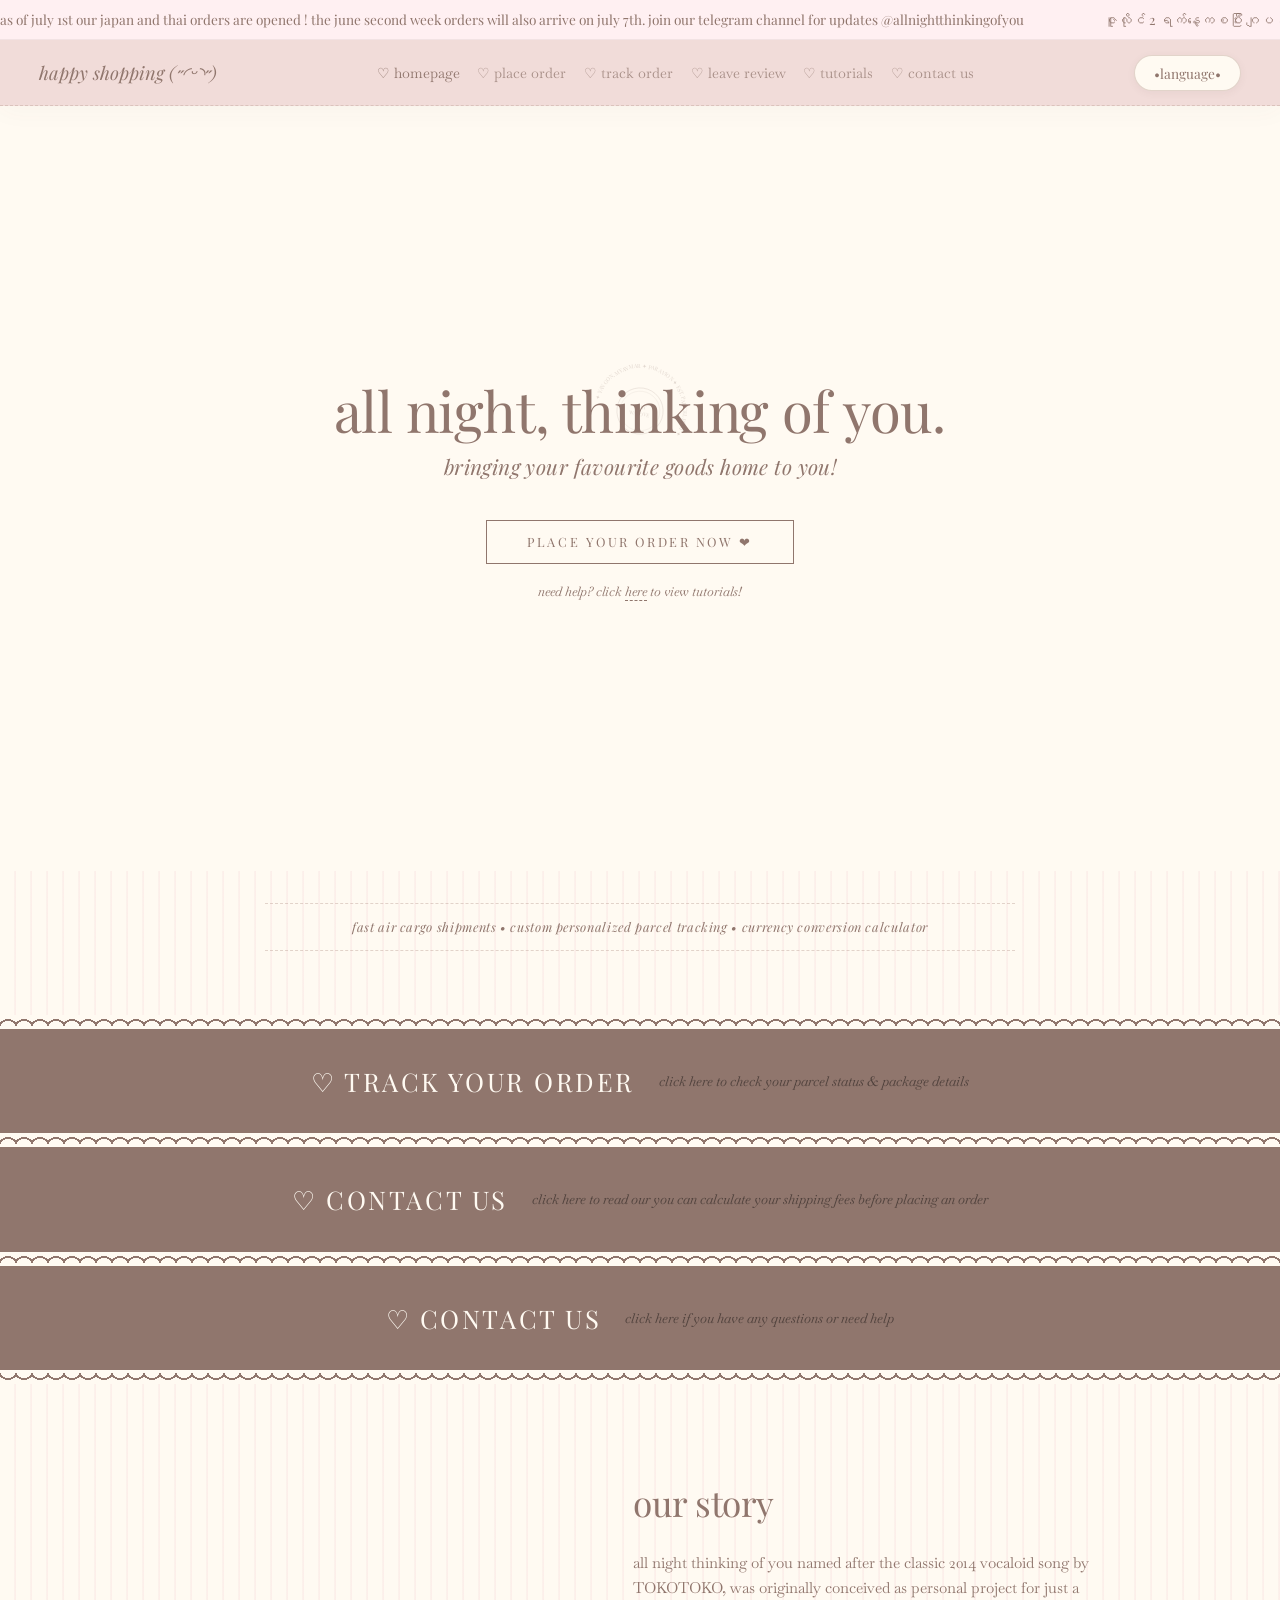
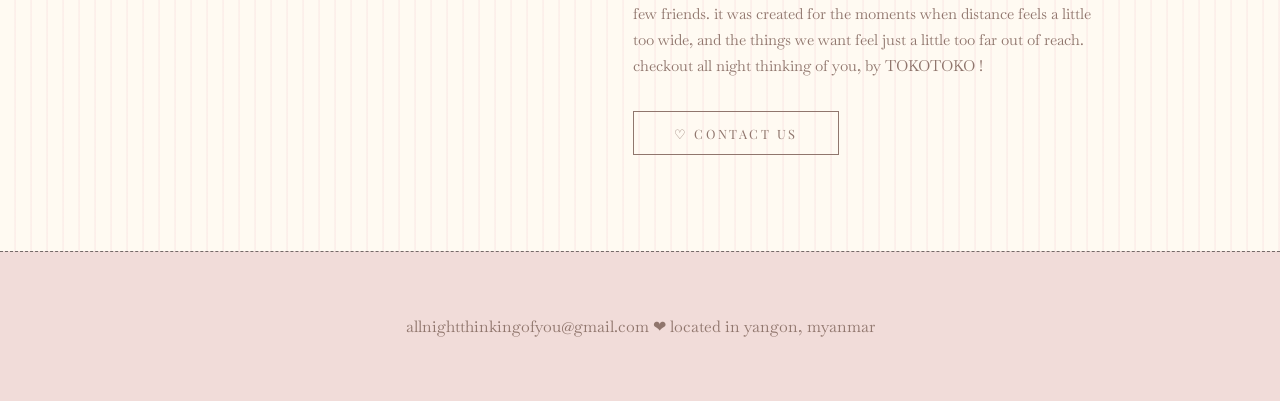
<file: index.html>
<!DOCTYPE html>
<html lang="en">
<head>
    <meta charset="UTF-8">
    <meta name="viewport" content="width=device-width, initial-scale=1.0">
    <title data-i18n-title="page_title_home">片 HOMEPAGE</title>
    <link rel="preconnect" href="https://fonts.googleapis.com">
    <link rel="preconnect" href="https://fonts.gstatic.com" crossorigin>
    <link href="https://fonts.googleapis.com/css2?family=Baskervville:ital@0;1&family=Pinyon+Script&family=Playfair+Display:ital,wght@0,400..900;1,400..900&display=swap" rel="stylesheet">
    <link rel="stylesheet" href="/style.css">
    <style>


        body {
            background-color: var(--bg-porcelain);
            overflow-x: hidden;
            margin: 0;
        }

        .main-container {
            max-width: 100%;
            width: 100%;
            margin: 0;
            padding: 0;
        }

  
        .hero-collage-section {
            position: relative;
            min-height: 85vh;
            display: flex;
            align-items: center;
            justify-content: center;
            padding: 6rem 2rem;
            text-align: center;
            background-color: var(--bg-porcelain);
        }

        .hero-center-content {
            max-width: 680px;
            z-index: 10;
            position: relative;
        }

        .hero-center-content h1 {
            font-family: 'Playfair Display', serif;
            font-size: 3.5rem;
            font-weight: 400;
            line-height: 1.2;
            color: var(--type-dusty-mauve);
            margin-bottom: 0.5rem;
        }

        .hero-center-content h1::before {
            display: none !important; 
        }

        .hero-center-content .tagline {
            font-family: 'Playfair Display', serif;
            font-style: italic;
            font-size: 1.3rem !important;
            color: var(--type-dusty-mauve) !important;
            margin-bottom: 2.5rem;
            letter-spacing: 0.02em !important;
        }

        .floating-asset {
            position: absolute;
            pointer-events: none;
            display: flex;
            align-items: center;
            justify-content: center;
            filter: drop-shadow(0 8px 20px rgba(92, 75, 73, 0.12));
            z-index: 2;
        }
        .floating-asset img {
            width: 100%;
            height: auto;
            object-fit: cover;
        }


      
        .editorial-cta-btn {
            display: inline-block;
            background: transparent;
            color: var(--type-dusty-mauve);
            padding: 0.8rem 2.5rem;
            text-decoration: none;
            font-family: 'Playfair Display', serif;
            font-size: 0.8rem;
            letter-spacing: 0.2em;
            text-transform: uppercase;
            border: 1px solid var(--type-dusty-mauve);
            transition: all 0.4s cubic-bezier(0.25, 1, 0.5, 1);
            box-shadow: none;
        }

        .editorial-cta-btn:hover {
            background: var(--type-dusty-mauve);
            color: var(--bg-porcelain);
            transform: translateY(-2px);
        }

        .order-hint-text {
            font-family: 'Baskervville', serif;
            font-size: 0.82rem;
            margin-top: 1.2rem;
            font-style: italic;
            color: var(--accent-antique-rose);
        }

        .order-hint-text a {
            color: var(--type-dusty-mauve);
            text-decoration: none;
            border-bottom: 1px dashed var(--type-dusty-mauve);
        }

        .postmark {
            position: absolute;
            top: -20px;
            left: 50%;
            transform: translateX(-50%) rotate(8deg);
            width: 110px;
            height: 110px;
            color: var(--type-dusty-mauve);
            opacity: 0.25;
            pointer-events: none;
        }


        .services-ribbons-container {
            position: relative;
            width: 100%;
            background-color: var(--type-dusty-mauve); 
            padding: 0;
            margin: 4rem 0;
        }

        .ribbon-flower-left {
            position: absolute;
            left: -40px;
            top: 50%;
            transform: translateY(-50%);
            width: 180px;
            z-index: 20;
            pointer-events: none;
        }
        .ribbon-flower-right {
            position: absolute;
            right: -20px;
            top: 50%;
            transform: translateY(-50%);
            width: 160px;
            z-index: 20;
            pointer-events: none;
        }

        .ribbon-link-wrapper {
            text-decoration: none;
            display: block;
        }

        .ribbon-band {
            position: relative;
            width: 100%;
            padding: 2.2rem 1rem;
            text-align: center;
            display: flex;
            align-items: center;
            justify-content: center;
            gap: 1.5rem;
            transition: background-color 0.3s ease;
        }

        .ribbon-link-wrapper:not(:last-child) .ribbon-band {
            border-bottom: none;
        }

        .ribbon-link-wrapper:hover .ribbon-band {
            background-color: #6d5b59; 
        }

        .ribbon-title {
            font-family: 'Playfair Display', serif;
            font-size: 1.6rem;
            color: var(--bg-porcelain);
            letter-spacing: 0.1em;
            text-transform: uppercase;
        }

        .ribbon-desc {
            font-family: 'Baskervville', serif;
            font-size: 0.85rem;
            color: var(--accent-tea-rose);
            font-style: italic;
            opacity: 0.85;
        }

        .lace-divider {
            width: 100%;
            height: 14px;
            background-color: var(--bg-porcelain);
            background-image: radial-gradient(circle at 50% 14px, transparent 8px, var(--type-dusty-mauve) 8px, var(--type-dusty-mauve) 10px, transparent 10px);
            background-size: 16px 14px;
            position: relative;
        }
        .lace-divider.bottom {
            transform: rotate(180deg);
        }

        .editorial-bio-section {
            max-width: 980px;
            margin: 6rem auto;
            padding: 0 2rem;
            display: grid;
            grid-template-columns: 1fr 1.2fr;
            gap: 4rem;
            align-items: center;
        }


        .bio-image-frame img {
            width: 100%;
            height: 100%;
            object-fit: cover;
            display: block;
            position: static !important; 
            box-shadow: 0 8px 20px rgba(0,0,0,0.05);
        }


        .youtube-embed-wrapper {
            position: relative;
            width: 100%;
            height: 100%;
            min-height: 180px;
        }

        .youtube-embed-wrapper iframe {
            width: 100%;
            height: 100%;
            border: none;
            border-radius: 2px;
        }

        .bio-text-box h2 {
            font-family: 'Playfair Display', serif;
            font-size: 2.2rem;
            line-height: 1.3;
            color: var(--type-dusty-mauve);
            margin-bottom: 1.5rem;
        }

        .bio-text-box h2 span.script-style {
            font-family: 'Playfair Display', serif;
            font-style: italic;
            font-weight: 400;
        }

        .bio-paragraph {
            font-family: 'Baskervville', serif;
            font-size: 0.95rem;
            line-height: 1.7;
            color: var(--type-dusty-mauve);
            margin-bottom: 2rem;
        }

 
        .quick-highlights-line {
            text-align: center;
            font-family: 'Playfair Display', serif;
            font-size: 0.8rem;
            font-style: italic;
            letter-spacing: 0.05em;
            color: var(--type-dusty-mauve);
            margin: 2rem auto;
            max-width: 750px;
            padding: 0.9rem 1rem;
            border-top: 1px dashed var(--tone-oat-silk);
            border-bottom: 1px dashed var(--tone-oat-silk);
        }

        @media (max-width: 992px) {
            .editorial-bio-section {
                grid-template-columns: 1fr;
                gap: 2rem;
                max-width: 600px;
            }
            .bio-image-frame {
                margin-bottom: 2rem;
            }
            .floating-asset {
                opacity: 0.3; 
            }
        }

        @media (max-width: 768px) {
            .hero-collage-section {
                min-height: auto;
                padding: 4rem 1.5rem;
            }
            .hero-center-content h1 {
                font-size: 2.4rem;
            }

      
            .floating-asset {
                display: flex !important; 
                opacity: 0.45; 
            }

      
     
            .asset-picnic { 
                display: none !important; 
            }

            .bio-image-frame {
                grid-template-columns: 1fr 1fr !important;
                gap: 0.75rem !important;
                width: 100%;
                box-sizing: border-box;
            }

            .bio-image-frame img,
            .youtube-embed-wrapper {
                aspect-ratio: 1 / 1.25 !important; 
                min-height: auto !important;
            }

       
            .bio-text-box h2 {
                font-size: 1.5rem !important;
                text-align: center;
                line-height: 1.4;
            }
            .bio-paragraph {
                font-size: 0.9rem !important;
                text-align: center;
            }
            .bio-text-box span {
                text-align: center;
            }
            .bio-text-box .editorial-cta-btn {
                display: block;
                text-align: center;
                margin: 0 auto;
                max-width: 180px;
            }


            .ribbon-band {
                flex-direction: column;
                gap: 0.3rem;
                padding: 1.5rem 1rem;
            }
            .ribbon-title {
                font-size: 1.2rem;
            }
            .ribbon-flower-left, .ribbon-flower-right {
                display: none;
            }
        }
    </style>
</head>
<body>


    <header id="global-header" class="site-header"></header>

    <main class="main-container">
        

        <section class="hero-collage-section choices-container fade-up delay-1">
           

            <div class="hero-center-content">
                <svg class="postmark" viewBox="0 0 200 200" aria-hidden="true">
                    <path id="postmarkCircle" d="M 100,100 m -78,0 a 78,78 0 1,1 156,0 a 78,78 0 1,1 -156,0" fill="none"/>
                    <text font-family="'Playfair Display', serif" font-size="10" fill="currentColor">
                        <textPath href="#postmarkCircle" startOffset="2%">✦ YANGON, MYANMAR ✦ PAR AVION ✦ EST. PARCEL POST ✦</textPath>
                    </text>
                    <circle cx="100" cy="100" r="42" fill="none" stroke="currentColor" stroke-width="1"/>
                    <circle cx="100" cy="100" r="36" fill="none" stroke="currentColor" stroke-width="0.5"/>
                    <text x="100" y="96" text-anchor="middle" font-family="'Playfair Display', serif" font-size="9" fill="currentColor">SENT</text>
                    <text x="100" y="109" text-anchor="middle" font-family="'Playfair Display', serif" font-size="9" fill="currentColor">W/ LOVE</text>
                </svg>
                
                <h1 data-i18n="home_hero_title">all night, thinking of you.</h1>
                <p class="tagline" data-i18n="home_tagline">bringing FUCLK world closer to you, one parcel at a time.</p>
                
                <div class="cta-wrapper">
                    <a href="/order" class="editorial-cta-btn" data-i18n="home_cta">place your order now 🎀</a>
                    <div class="order-hint-text" data-i18n="home_tutorial_hint">
                       need help? click <a href="/tutorial">here</a> to view tutorials!
                    </div>
                </div>
            </div>
        </section>

        <div class="quick-highlights-line fade-up delay-2" data-i18n="home_highlights">
            fast air cargo shipments • custom personalized parcel tracking • currency conversion calculator 
        </div>

        <section class="services-ribbons-container fade-up delay-2">
            
            <div class="lace-divider"></div>
           
         <a href="/track" class="ribbon-link-wrapper">
                <div class="ribbon-band">
                    <span class="ribbon-title" data-i18n="home_link_track_title">片 track your order</span>
                    <span class="ribbon-desc" data-i18n="home_link_track_desc">— click bitch to check your parcel status & package details 🎀</span>
                </div>
            </a>
            
            <div class="lace-divider"></div>

  
            <a href="/shipping" class="ribbon-link-wrapper">
                <div class="ribbon-band">
                    <span class="ribbon-title" data-i18n="home_link_terms_title">片 SHIPPING CALCULATOR</span>
                    <span class="ribbon-desc" data-i18n="home_link_terms_desc">— do read our shipping rules before placing an order 🎀</span>
                </div>
            </a>
            
            <div class="lace-divider"></div>

     
            <a href="/contactus" class="ribbon-link-wrapper">
                <div class="ribbon-band">
                    <span class="ribbon-title" data-i18n="home_link_faq_title">片 f.a.q. & guides</span>
                    <span class="ribbon-desc" data-i18n="home_link_faq_desc">— click here if you have any questions or need help 🎀</span>
                </div>
            </a>
            
            <div class="lace-divider bottom"></div>
        </section>
      

        <section class="editorial-bio-section fade-up delay-2">
            
                <div class="youtube-embed-wrapper">
                
           <iframe width="560" height="315" src="https://www.youtube.com/embed/sFhKP57Nk1U?si=k0WlFZwjcdyBaPLT" title="YouTube video player" frameborder="0" allow="accelerometer; autoplay; clipboard-write; encrypted-media; gyroscope; picture-in-picture; web-share" referrerpolicy="strict-origin-when-cross-origin" allowfullscreen></iframe>
                          
                    </iframe>
                </div>
            </div>
 
            <div class="bio-text-box">
                <h2 data-i18n="home_quote_heading">Thoughtful service for matching manifestations <br><span class="script-style">with love and elegant style</span></h2>
                <p class="bio-paragraph" data-i18n="home_quote">
                    "all night thinking of you named after the classic 2014 vocaloid song by TOKOTOKO, was originally conceived as personal project for just a few friends. it was created for the moments when distance feels a little too wide, and the things we want feel just a little too far out of reach.
we wanted to create a safe, aesthetic space in myanmar where you can effortlessly get your hands on the items you've been dreaming about from japan and thailand.

checkout TOKOTOKO's all night thinking of you!"
                </p>                
                <a href="/contactus" class="editorial-cta-btn" data-i18n="home_link_terms_title">Read Our Story</a>
            </div>
        </section>
        
    </main>

    <footer class="site-footer fade-up delay-2">
        <p data-i18n="global_footer_info">allnightthinkingofyou@gmail.com ❤︎⁠ located in yangon, myanmar</p>
    </footer>


    <script src="/lang-switch.js"></script>
    <script src="/site-header.js"></script>
</body>
</html>
</file>
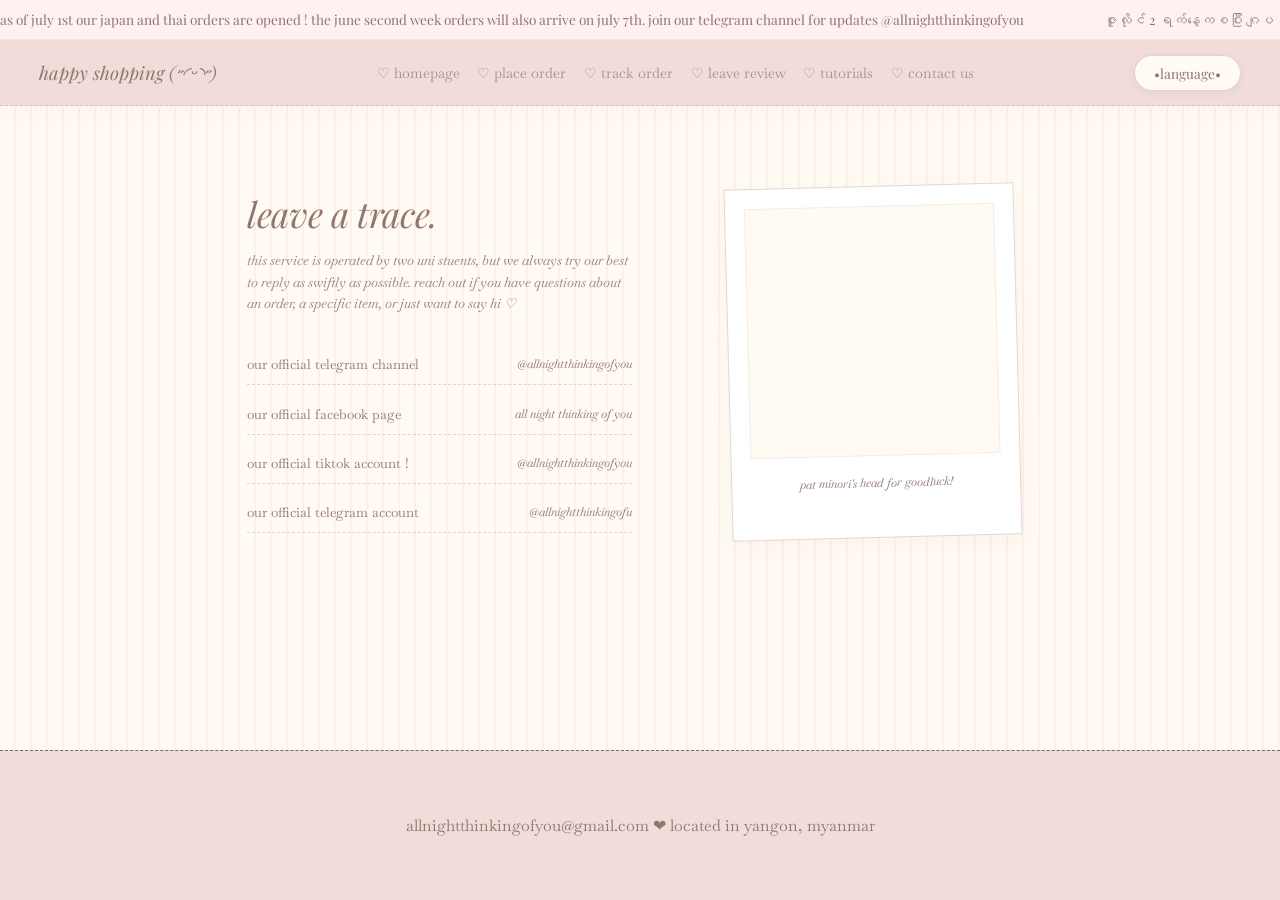
<file: contactus/index.html>
<!DOCTYPE html>
<html lang="en">
<head>
    <meta charset="UTF-8">
    <meta name="viewport" content="width=device-width, initial-scale=1.0">
    <title data-i18n-title="page_title_contact">contact us • allnightthinkingofyou.store</title>
    <link rel="preconnect" href="https://fonts.googleapis.com">
    <link rel="preconnect" href="https://fonts.gstatic.com" crossorigin>
    <link href="https://fonts.googleapis.com/css2?family=Baskervville:ital,wght@0,400;1,400&display=swap" rel="stylesheet">
    
    <script src="/lang-switch.js"></script>
    <script src="/site-header.js"></script>
    <link rel="stylesheet" href="/style.css">
    
    <style>
         :root {
            --ballet-pink-faint: #fff4f5;
            --ballet-stripe: #fbeee0;
            --crisp-white: #ffffff;
            --frame-gold: #d5b4a9;
            --text-dark: #4a3b39;
            --text-muted: #8e7673;
            
            --pinstripe-pattern: linear-gradient(90deg, #ffffff 0px, #ffffff 6px, #fff5f6 6px, #fff5f6 12px);
        }

        body {
            background-color: var(--bg-porcelain);
            color: var(--text-dark);
            font-family: 'Baskervville', serif;
            font-size: 0.92rem;
            margin: 0;
            padding: 0;
            overflow-x: hidden;
            -webkit-font-smoothing: antialiased;
        }

        .main-container {
            max-width: 1100px;
            margin: 4rem auto 6rem auto;
            padding: 0 2rem;
        }


        .contact-wrapper { 
            max-width: 850px; 
            margin: 5rem auto; 
            padding: 0 2rem; 
            display: grid; 
            grid-template-columns: 1.2fr 1fr; 
            gap: 5rem; 
            align-items: center;
        }

        @media (max-width: 768px) { 
            .contact-wrapper { 
                grid-template-columns: 1fr; 
                gap: 3.5rem; 
                margin: 3rem auto;
            } 
        }

        .page-title { 
            font-size: 2.2rem; 
            font-weight: 400; 
            color: var(--type-dusty-mauve); 
            margin-bottom: 0.8rem; 
            text-transform: lowercase;
            font-style: italic;
            letter-spacing: -0.01em;
        }

        .contact-subtitle { 
            font-style: italic; 
            color: var(--text-light-sepia); 
            margin-bottom: 2.5rem; 
            font-size: 0.85rem; 
            line-height: 1.6;
            opacity: 0.9;
        }

        .social-list { 
            display: flex; 
            flex-direction: column; 
            gap: 1.2rem; 
        }

        .social-row { 
            display: flex; 
            justify-content: space-between; 
            align-items: center; 
            padding-bottom: 0.7rem; 
            border-bottom: 1px dashed var(--border-soft); 
            text-decoration: none; 
            color: var(--type-dusty-mauve); 
            transition: all 0.3s ease;
        }

        .social-row:hover { 
            border-bottom-color: var(--accent-antique-rose);
            padding-left: 4px;
        }

        .social-row:hover .platform {
            color: var(--accent-antique-rose);
            font-style: italic;
        }

        .social-row:hover .handle {
            color: var(--type-dusty-mauve);
        }

        .platform { 
            font-size: 0.85rem; 
            text-transform: lowercase;
            transition: color 0.3s ease;
        } 
        
        .handle { 
            font-style: italic; 
            font-size: 0.75rem; 
            color: var(--text-light-sepia);
        }

        .mood-board { 
            display: flex; 
            flex-direction: column; 
            align-items: center; 
            position: relative;
        }

        .polaroid-frame { 
            background: #ffffff; 
            padding: 1.2rem 1.2rem 2.8rem 1.2rem; 
            box-shadow: 0 6px 20px rgba(184, 115, 116, 0.05); 
            border: 1px solid var(--border-soft); 
            transform: rotate(-1.5deg); 
            width: 100%;
            max-width: 290px; 
            box-sizing: border-box;
            position: relative;
            cursor: pointer;
            user-select: none;
            -webkit-user-select: none;
        }

        .photo-placeholder { 
            width: 100%; 
            aspect-ratio: 1 / 1;
            background-color: var(--bg-porcelain); 
            border: 1px solid rgba(235, 211, 213, 0.4);
            background-size: cover; 
            background-position: center; 
        }

        .polaroid-caption { 
            font-family: 'Baskervville', serif; 
            font-style: italic; 
            font-size: 0.75rem; 
            text-align: center; 
            margin-top: 1.2rem; 
            color: var(--text-light-sepia); 
            line-height: 1.4;
            text-transform: lowercase;
            display: block;
        }

        .pop-particle {
            position: fixed;
            pointer-events: none;
            z-index: 2000;
            will-change: transform, opacity;
            animation: burstAndFloat 0.8s cubic-bezier(0.25, 1, 0.5, 1) forwards;
        }

        @keyframes burstAndFloat {
            0% {
                transform: translate(-50%, -50%) scale(0.4) rotate(0deg);
                opacity: 1;
            }
            100% {
                transform: translate(calc(-50% + var(--target-x)), calc(-50% + var(--target-y))) scale(1.1) rotate(var(--target-angle));
                opacity: 0;
            }
        }
    </style>
</head>
<body>
    <header id="global-header" class="site-header fade-up"></header>
    
    <main class="contact-wrapper fade-up delay-1">
        <div>
            <h1 class="page-title" data-i18n="contact_title">leave a trace.</h1>
            <p class="contact-subtitle" data-i18n="contact_subtitle">i operate this service between my university classes, but i always try my best to reply as swiftly as possible. reach out if you have questions about an order, a specific item, or just want to say hi ♡</p>
            
            <div class="social-list">
                <a href="https://www.t.me/allnightthinkingofyou" class="social-row">
                    <span class="platform" data-i18n="contact_tg_label">our official telegram channel</span>
                    <span class="handle">@allnightthinkingofyou</span>
                </a>
                <a href="https://www.facebook.com/profile.php?id=61586968906190" class="social-row">
                    <span class="platform" data-i18n="contact_fb_label">our official facebook page</span>
                    <span class="handle">all night thinking of you</span>
                </a>
                <a href="https://www.tiktok.com/@allnightthinkingofyou" class="social-row">
                    <span class="platform" data-i18n="contact_tt_label">our official tiktok account ! </span>
                    <span class="handle">@allnightthinkingofyou</span>
                </a>
                <a href="https://t.me/allnightthinkingofu" class="social-row">
                    <span class="platform" data-i18n="contact_tele_label">our telegram acc ! </span>
                    <span class="handle">@allnightthinkingofu</span>
                </a>
            </div>
        </div>
        
        <div class="mood-board">
            <div class="polaroid-frame" id="clover-trigger">
                <div class="photo-placeholder" style="background-image: url(https://i.redd.it/cards-for-the-event-lets-stream-together-wedding-live-v0-lpfu2na2go3d1.jpg?width=2048&format=pjpg&auto=webp&s=193ef50a15ce37aec846e9299ec9e261f14d02c3);"></div>
                <span class="polaroid-caption">pat minori's head for goodluck!</span>
            </div>
        </div>
    </main>
    
    <footer class="site-footer fade-up delay-2">
        <p data-i18n="global_footer_info">allnightthinkingofyou@gmail.com ❤︎⁠ located in yangon, myanmar</p>
    </footer>

    <script>
        document.getElementById('clover-trigger').addEventListener('click', function(e) {
            
            const yourCustomSound = new Audio('pop.mp3'); 
            yourCustomSound.play().catch(err => {
                console.log("Audio couldn't play. Double-check your file path or filename spelling!", err);
            });

            // 2. Particle Engine (Three-leaf clovers + Pink Confetti)
            const particleCount = 12; 
            
            for (let i = 0; i < particleCount; i++) {
                const particle = document.createElement('div');
                particle.className = 'pop-particle';
                
                if (Math.random() > 0.5) {
                    particle.textContent = '☘️';
                    particle.style.fontSize = (1 + Math.random() * 0.6) + 'rem';
                } else {
                    particle.style.width = (5 + Math.random() * 6) + 'px';
                    particle.style.height = (5 + Math.random() * 6) + 'px';
                    
                    const pinkShades = ['#ffccd5', '#ffb3c1', '#ffc6ff', '#fbc4ab', '#ff9aa2'];
                    particle.style.backgroundColor = pinkShades[Math.floor(Math.random() * pinkShades.length)];
                    particle.style.borderRadius = Math.random() > 0.5 ? '50%' : '1px'; 
                }
                
                particle.style.left = e.clientX + 'px';
                particle.style.top = e.clientY + 'px';
                
                const targetX = (Math.random() - 0.5) * 160 + 'px';
                const targetY = (-50 - Math.random() * 110) + 'px';
                const targetAngle = (Math.random() - 0.5) * 540 + 'deg';
                
                particle.style.setProperty('--target-x', targetX);
                particle.style.setProperty('--target-y', targetY);
                particle.style.setProperty('--target-angle', targetAngle);
                
                document.body.appendChild(particle);
                
                particle.addEventListener('animationend', function() {
                    particle.remove();
                });
            }
        });
    </script>
</body>
</html>
</file>
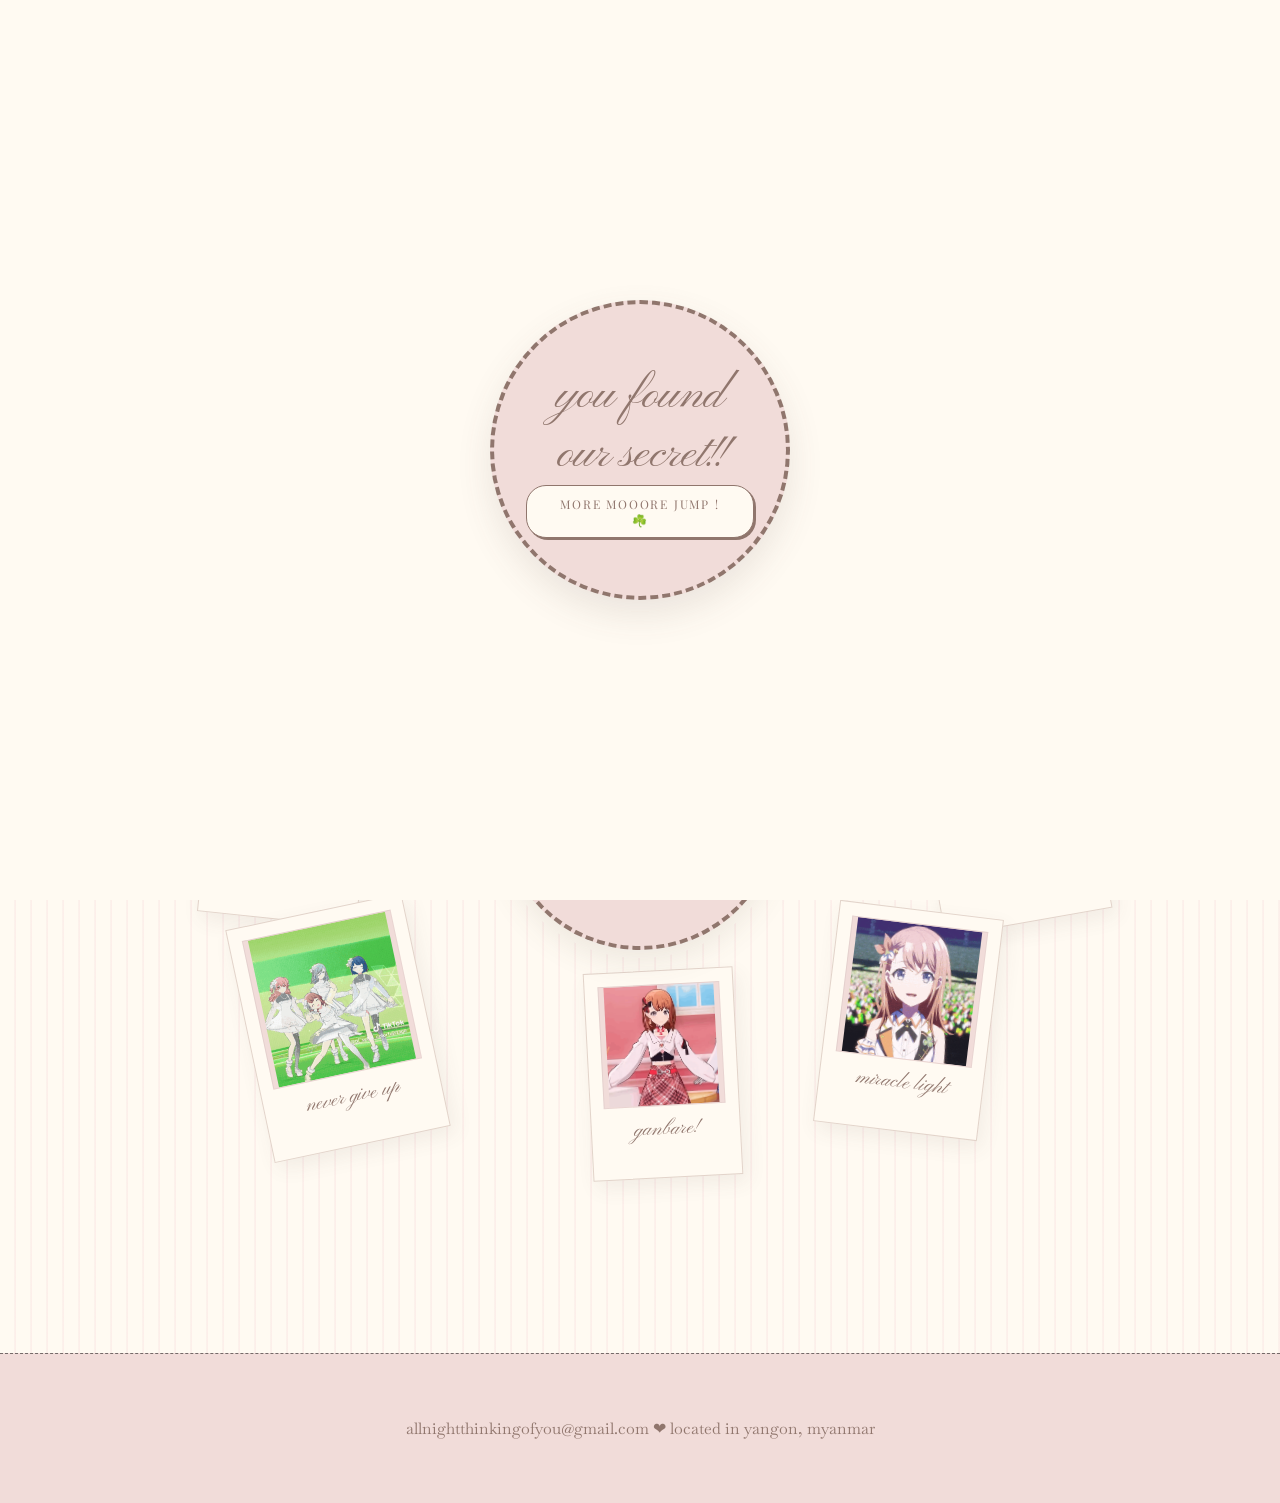
<file: minori/index.html>
<!DOCTYPE html>
<html lang="en">
<head>
    <meta charset="UTF-8">
    <meta name="viewport" content="width=device-width, initial-scale=1.0">
    <title data-i18n-title="page_title_about"> MINORIN </title>
    
    <!-- External Stylesheets & Global Scripts -->
    <link rel="stylesheet" href="/style.css">
    <script src="/lang-switch.js"></script>
    <script src="/site-header.js"></script>

    <!-- Google Fonts -->
    <link rel="preconnect" href="https://fonts.googleapis.com">
    <link rel="preconnect" href="https://fonts.gstatic.com" crossorigin>
    <link href="https://fonts.googleapis.com/css2?family=Baskervville:ital,wght@0,400;1,400&family=Pinyon+Script&family=Playfair+Display:ital,wght@0,400..900;1,400..900&display=swap" rel="stylesheet">
    
    <style>
        body {
            background-color: var(--bg-porcelain);
            overflow-x: hidden;
        }

        .shrine-intro {
            text-align: center;
            max-width: 600px;
            margin: 4rem auto 2rem auto;
            padding: 0 1rem;
        }

        .shrine-intro h1 {
            font-size: 3rem;
            color: var(--type-dusty-mauve);
            margin-bottom: 0.5rem;
        }

        .shrine-intro .subtitle {
            font-family: 'Baskervville', cursive;
            font-size: 1rem !important;
            color: var(--accent-antique-rose) !important;
        }

        .shrine-canvas {
            position: relative;
            max-width: 1100px;
            min-height: 85vh;
            margin: 0 auto 4rem auto;
            display: flex;
            align-items: center;
            justify-content: center;
            padding: 4rem 2rem;
        }

        .central-coaster {
            width: 280px;
            height: 280px;
            background-color: var(--bg-vintage-lace);
            border: 4px dashed var(--type-dusty-mauve);
            border-radius: 50%;
            display: flex;
            flex-direction: column;
            align-items: center;
            justify-content: center;
            text-align: center;
            padding: 2rem;
            z-index: 10;
            box-shadow: 0 12px 30px rgba(92, 75, 73, 0.1), 0 0 0 8px var(--bg-porcelain);
            position: relative;
            transition: transform 0.4s ease;
        }

        .central-coaster:hover {
            transform: scale(1.03) rotate(2deg);
        }

        .central-coaster h2 {
            font-family: 'Playfair Display', serif;
            font-size: 1.6rem;
            color: var(--type-dusty-mauve);
            margin-bottom: 0.5rem;
        }

        .central-coaster p {
            font-family: 'Baskervville', serif;
            font-size: 0.85rem;
            line-height: 1.5;
            color: var(--type-dusty-mauve);
            font-style: italic;
        }

        .central-coaster .clover-deco {
            font-size: 1.2rem;
            color: var(--accent-tea-rose);
            margin-top: 0.5rem;
        }

        .pic-placeholder {
            position: absolute;
            background: var(--bg-porcelain);
            padding: 0.8rem 0.8rem 2.2rem 0.8rem;
            border: 1px solid var(--tone-oat-silk);
            box-shadow: 4px 8px 20px rgba(92, 75, 73, 0.08);
            z-index: 5;
            transition: all 0.3s cubic-bezier(0.25, 1, 0.5, 1);
            width: 160px;
            box-sizing: border-box;
        }

        .pic-placeholder .image-space {
            width: 100%;
            aspect-ratio: 1 / 1;
            background-color: var(--bg-vintage-lace);
            border: 1px inset rgba(92, 75, 73, 0.05);
            display: flex;
            align-items: center;
            justify-content: center;
            overflow: hidden;
        }

        .pic-placeholder img {
            width: 100%;
            height: 100%;
            object-fit: cover;
            display: block;
            font-family: 'Baskervville', serif;
            font-size: 0.7rem;
            font-style: italic;
            color: var(--type-dusty-mauve);
            text-align: center;
            padding: 0 5px;
        }

        .pic-placeholder .caption {
            font-family: 'Pinyon Script', cursive;
            font-size: 1.3rem;
            text-align: center;
            margin-top: 0.6rem;
            color: var(--type-dusty-mauve);
            display: block;
        }

        .pic-placeholder:hover {
            transform: scale(1.1) rotate(0deg) !important;
            z-index: 20;
            box-shadow: 0 15px 30px rgba(92, 75, 73, 0.15);
            border-color: var(--accent-antique-rose);
        }

        .pos-top-left     { top: 5%;  left: 15%; transform: rotate(-8deg);  width: 170px; }
        .pos-top-mid      { top: 2%;  left: 42%; transform: rotate(4deg);   width: 150px; }
        .pos-top-right    { top: 8%;  right: 14%; transform: rotate(12deg);  width: 180px; }
        .pos-mid-left     { top: 38%; left: 8%;   transform: rotate(6deg);   width: 160px; }
        .pos-mid-right    { top: 35%; right: 6%;  transform: rotate(-10deg); width: 170px; }
        .pos-bottom-left  { bottom: 6%; left: 12%; transform: rotate(-12deg); width: 180px; }
        .pos-bottom-mid   { bottom: 2%; left: 45%; transform: rotate(-3deg);  width: 150px; }
        .pos-bottom-right { bottom: 8%; right: 16%; transform: rotate(7deg);   width: 165px; }

        .shrine-sticker {
            position: absolute;
            font-family: 'Playfair Display', serif;
            font-size: 0.8rem;
            font-style: italic;
            background: var(--bg-powder-blush);
            color: var(--type-dusty-mauve);
            padding: 0.3rem 0.8rem;
            border-radius: 20px;
            border: 1px dashed var(--type-dusty-mauve);
            box-shadow: 2px 2px 0px var(--tone-oat-silk);
            z-index: 8;
            pointer-events: none;
        }

        .st-1 { top: 28%; left: 28%; transform: rotate(15deg); }
        .st-2 { top: 24%; right: 28%; transform: rotate(-12deg); }
        .st-3 { bottom: 30%; left: 26%; transform: rotate(-5deg); }
        .st-4 { bottom: 26%; right: 25%; transform: rotate(8deg); }

        .editorial-wrapper { 
            max-width: 650px; 
            margin: 4rem auto; 
            padding: 0 1.5rem; 
        }
        
        .page-title { 
            font-size: 1.1rem; 
            font-weight: 400; 
            color: var(--text-sepia); 
            text-align: center; 
            margin-bottom: 2.5rem; 
        }
        
        .story-block { 
            margin-bottom: 2.5rem; 
        }
        
        .story-heading { 
            font-size: 0.95rem; 
            font-weight: 400; 
            color: var(--accent-rose); 
            margin-bottom: 1rem; 
            border-bottom: 1px dashed var(--border-thin); 
            padding-bottom: 0.4rem; 
            text-transform: lowercase; 
        }
        
        .story-text { 
            font-size: 0.82rem; 
            line-height: 1.8; 
            margin-bottom: 1rem; 
            color: var(--text-sepia); 
        }
        
        .video-container { 
            position: relative; 
            padding-bottom: 56.25%; 
            height: 0; 
            overflow: hidden; 
            max-width: 100%; 
            border-radius: 6px; 
            margin: 2rem auto; 
        }
        
        .video-container iframe { 
            position: absolute; 
            top: 0; 
            left: 0; 
            width: 100%; 
            height: 100%; 
            border: 0; 
        }
        
        .luxury-country-links { 
            display: flex; 
            flex-direction: column; 
            gap: 0.75rem; 
        }
        
        .country-row-item { 
            display: flex; 
            flex-direction: column; 
            text-decoration: none; 
            background: #fffff0; 
            border: 2px dotted var(--text-espresso); 
            padding: 1rem 1.2rem; 
            border-radius: 2px; 
            transition: all 0.2s ease; 
        }
        
        .country-row-name { 
            font-size: 0.88rem; 
            color: var(--accent-rose); 
            margin-bottom: 0.2rem; 
        }
        
        .country-row-desc { 
            font-size: 0.78rem; 
            color: var(--text-sepia); 
            opacity: 0.7; 
            font-style: italic; 
        }

        .scallop-divider {
            text-align: center;
            color: var(--accent-antique-rose);
            margin: 5rem auto;
            font-size: 1.5rem;
            letter-spacing: 0.5rem;
            opacity: 0.5;
        }

        #shrine-gate {
            position: fixed;
            top: 0;
            left: 0;
            width: 100%;
            height: 100%;
            background-color: var(--bg-porcelain);
            z-index: 999999;
            display: flex;
            align-items: center;
            justify-content: center;
            transition: opacity 0.8s cubic-bezier(0.25, 1, 0.5, 1), visibility 0.8s;
        }

        #shrine-gate.fade-away {
            opacity: 0;
            visibility: hidden;
            pointer-events: none;
        }

        .gate-coaster {
            width: 300px;
            height: 300px;
            background-color: var(--bg-vintage-lace);
            border: 4px dashed var(--type-dusty-mauve);
            border-radius: 50%;
            display: flex;
            flex-direction: column;
            align-items: center;
            justify-content: center;
            text-align: center;
            padding: 2rem;
            box-shadow: 0 15px 35px rgba(92, 75, 73, 0.12), 0 0 0 12px var(--bg-porcelain);
        }

        .gate-coaster h2 {
            font-family: 'Pinyon Script', cursive;
            font-size: 3rem !important;
            color: var(--accent-antique-rose);
            margin-bottom: -0.5rem;
        }

        .gate-coaster p {
            font-family: 'Baskervville', serif;
            font-size: 0.85rem;
            color: var(--type-dusty-mauve);
            margin-bottom: 1.5rem;
            font-style: italic;
        }

        .gate-btn {
            background: var(--bg-porcelain);
            border: 1px solid var(--type-dusty-mauve);
            color: var(--type-dusty-mauve);
            padding: 0.6rem 1.5rem;
            font-family: 'Playfair Display', serif;
            font-size: 0.75rem;
            text-transform: uppercase;
            letter-spacing: 0.15em;
            cursor: pointer;
            border-radius: 20px;
            box-shadow: 2px 2px 0px var(--type-dusty-mauve);
            transition: all 0.2s ease;
        }

        .gate-btn:hover {
            background: var(--type-dusty-mauve);
            color: var(--bg-porcelain);
            transform: scale(1.05);
        }

        .music-control-btn {
            position: fixed;
            bottom: 2rem;
            right: 2rem;
            background-color: var(--bg-vintage-lace);
            border: 1px dashed var(--type-dusty-mauve);
            color: var(--type-dusty-mauve);
            padding: 0.5rem 1.2rem;
            font-family: 'Playfair Display', serif;
            font-size: 0.75rem;
            font-style: italic;
            text-transform: lowercase;
            letter-spacing: 0.05em;
            cursor: pointer;
            border-radius: 20px;
            box-shadow: 3px 3px 0px var(--tone-oat-silk);
            z-index: 99999;
            display: none;
            align-items: center;
            gap: 0.4rem;
            transition: all 0.2s ease;
        }

        .music-control-btn:hover {
            background: var(--bg-powder-blush);
            transform: scale(1.05);
        }

        .magic-particle {
            position: fixed;
            pointer-events: none;
            z-index: 99999;
            font-size: 1.5rem;
            user-select: none;
            animation: fallAndSpin 3.5s linear forwards;
        }

        @keyframes fallAndSpin {
            0% {
                transform: translateY(-50px) rotate(0deg);
                opacity: 1;
            }
            90% {
                opacity: 1;
            }
            100% {
                transform: translateY(105vh) rotate(360deg);
                opacity: 0;
            }
        }

        @media (max-width: 992px) {
            .shrine-canvas {
                display: block;
                position: relative;
                width: 100%;
                min-height: 520px; 
                margin: 0 auto;
                padding: 0;
            }

            .central-coaster {
                position: absolute;
                top: 50%;
                left: 50%;
                transform: translate(-50%, -50%);
                width: 145px;
                height: 145px;
                padding: 0.6rem;
                box-shadow: 0 8px 20px rgba(92, 75, 73, 0.1), 0 0 0 4px var(--bg-porcelain);
            }

            .central-coaster:hover {
                transform: translate(-50%, -50%) scale(1.03) rotate(2deg);
            }

            .central-coaster h2 {
                font-size: 0.95rem;
                margin-bottom: 0.2rem;
            }

            .central-coaster p {
                font-size: 0.5rem;
                line-height: 1.3;
            }

            .central-coaster .clover-deco {
                font-size: 0.7rem;
                margin-top: 0.2rem;
            }

            .pic-placeholder {
                position: absolute !important;
                padding: 0.3rem 0.3rem 1.1rem 0.3rem;
                box-shadow: 2px 4px 10px rgba(92, 75, 73, 0.08);
            }

            .pic-placeholder .caption {
                font-size: 0.75rem;
                margin-top: 0.3rem;
            }

            .pos-top-left     { top: 4%;   left: 3%;   width: 85px !important;  transform: rotate(-8deg); }
            .pos-top-mid      { top: 1%;   left: 38%;  width: 80px !important;  transform: rotate(4deg); }
            .pos-top-right    { top: 6%;   right: 3%;  width: 90px !important;  transform: rotate(12deg); }
            .pos-mid-left     { top: 38%;  left: 1%;   width: 80px !important;  transform: rotate(6deg); }
            .pos-mid-right    { top: 35%;  right: 1%;  width: 85px !important;  transform: rotate(-10deg); }
            .pos-bottom-left  { bottom: 4%; left: 3%;   width: 90px !important;  transform: rotate(-12deg); }
            .pos-bottom-mid   { bottom: 1%; left: 38%;  width: 80px !important;  transform: rotate(-3deg); }
            .pos-bottom-right { bottom: 6%; right: 3%;  width: 85px !important;  transform: rotate(7deg); }

            .shrine-sticker {
                display: block !important;
                font-size: 0.48rem;
                padding: 0.15rem 0.4rem;
                border-radius: 12px;
                box-shadow: 1px 1px 0px var(--tone-oat-silk);
            }

            .st-1 { top: 30%; left: 21%; transform: rotate(15deg); }
            .st-2 { top: 25%; right: 21%; transform: rotate(-12deg); }
            .st-3 { bottom: 31%; left: 16%; transform: rotate(-5deg); }
            .st-4 { bottom: 27%; right: 16%; transform: rotate(8deg); }

            .music-control-btn {
                bottom: 1.5rem;
                right: 1.5rem;
                padding: 0.4rem 1rem;
            }
        }
    </style>
</head>
<body>

    <audio id="shrine-bgm" src="/minori.mp3" loop></audio>

    <button id="music-toggle" class="music-control-btn" onclick="toggleMusic()">
        <span>🎵 pause music</span>
    </button>

    <div id="shrine-gate">
        <div class="gate-coaster">
            <h2> you found our secret!!
            <button class="gate-btn" onclick="igniteShrineMagic()"> more mooore jump ! ☘️</button>
        </div>
    </div>

    <header id="global-header" class="site-header fade-up"></header>

    <div class="main-container">
        
        <section class="shrine-intro fade-up delay-1">
            <h1>Let's do our very, very, veeeery best!</h1>
            <p class="subtitle">screenshot this page and send it under the comment section of our telegram annoucement post to claim 10% off your order!</p>
        </section>

        <section class="shrine-canvas fade-up delay-2">
          
            <div class="central-coaster">
                <h2>Hanasato Minori</h2>
                <p>"Even if my dreams seem far away, I will keep reaching out until I catch them with you!"</p>
                <div class="clover-deco">‧₊ ᵎᵎ 🍀 ໒꒱</div>
            </div>

            <!-- Polaroid Photo Matrix Positions -->
            <div class="pic-placeholder pos-top-left">
                <div class="image-space"><img src="/one.gif" alt="Minori Card Illustration 1"></div>
                <span class="caption"> </span>
            </div>

            <div class="pic-placeholder pos-top-mid">
                <div class="image-space"><img src="/two.gif" alt="Minori Cute Moment"></div>
                <span class="caption">motto motto!</span>
            </div>

            <div class="pic-placeholder pos-top-right">
                <div class="image-space"><img src="/three.jpg" alt="Minori Card Illustration 2"></div>
                <span class="caption"> </span>
            </div>

            <div class="pic-placeholder pos-mid-left">
                <div class="image-space"><img src="/four.jpg"  alt="Minori Live 3D MV"></div
                <span class="caption"> cute cute !</span>
            </div>

            <div class="pic-placeholder pos-mid-right">
                <div class="image-space"><img src="/eight.jpg" alt="Minori Casual Outfit"></div>
                <span class="caption">daily peace</span>
            </div>

            <div class="pic-placeholder pos-bottom-left">
                <div class="image-space"><img src="/six.gif" alt="Minori Rooftop Practice"></div>
                <span class="caption">never give up</span>
            </div>

            <div class="pic-placeholder pos-bottom-mid">
                <div class="image-space"><img src="/seven.gif" alt="Minori Chat Stamp"></div>
                <span class="caption">ganbare!</span>
            </div>

            <div class="pic-placeholder pos-bottom-right">
                <div class="image-space"><img src="/five.gif" alt="Minori ColorFes Layout"></div>
                <span class="caption">miracle light</span>
            </div>

            
        </section>
        
    </div>

    
    
       <footer class="site-footer fade-up delay-2">
        <p data-i18n="global_footer_info">allnightthinkingofyou@gmail.com ❤︎⁠ located in yangon, myanmar</p>
    </footer>

       
    <script>
        function igniteShrineMagic() {
            const gate = document.getElementById('shrine-gate');
            gate.classList.add('fade-away');

            const audio = document.getElementById('shrine-bgm');
            audio.play().then(() => {
                console.log("Audio started successfully!");
                document.getElementById('music-toggle').style.display = 'flex';
            }).catch(error => {
                console.error("Playback error detail:", error);
                alert("Audio failed! 🛑 System error code: " + error.message + "\n\nMake sure 'minori.mp3' is placed inside the root folder of your project workspace.");
            });

            spawnParticleStorm(60); 
        }

        function toggleMusic() {
            const audio = document.getElementById('shrine-bgm');
            const toggleBtn = document.getElementById('music-toggle');
            
            if (audio.paused) {
                audio.play();
                toggleBtn.innerHTML = '<span>🎵 pause music</span>';
            } else {
                audio.pause();
                toggleBtn.innerHTML = '<span>🤫 play music</span>';
            }
        }

        function spawnParticleStorm(count) {
            const confettiColors = ['#F6C7CF', '#F7D8CC', '#EADFD6', '#FAF6F1'];
            const shapes = ['☘️', '🍀', 'dot', 'square'];

            for (let i = 0; i < count; i++) {
                setTimeout(() => {
                    const particle = document.createElement('div');
                    particle.classList.add('magic-particle');
                    
                    const randomShape = shapes[Math.floor(Math.random() * shapes.length)];
                    
                    if (randomShape === '☘️' || randomShape === '🍀') {
                        particle.innerText = randomShape;
                    } else {
                        particle.style.width = Math.random() * 8 + 6 + 'px';
                        particle.style.height = Math.random() * 8 + 6 + 'px';
                        particle.style.backgroundColor = confettiColors[Math.floor(Math.random() * confettiColors.length)];
                        if (randomShape === 'dot') {
                            particle.style.borderRadius = '50%';
                        }
                    }

                    particle.style.left = Math.random() * 100 + 'vw';
                    particle.style.top = '-20px';
                    
                    const scale = Math.random() * 0.6 + 0.7;
                    particle.style.transform = `scale(${scale})`;
                    particle.style.animationDuration = Math.random() * 2 + 2.5 + 's';
                    particle.style.animationDelay = Math.random() * 0.4 + 's';

                    document.body.appendChild(particle);

                    setTimeout(() => {
                        particle.remove();
                    }, 4000);
                }, i * 40);
            }
        }
    </script>

</body>
</html>
</file>
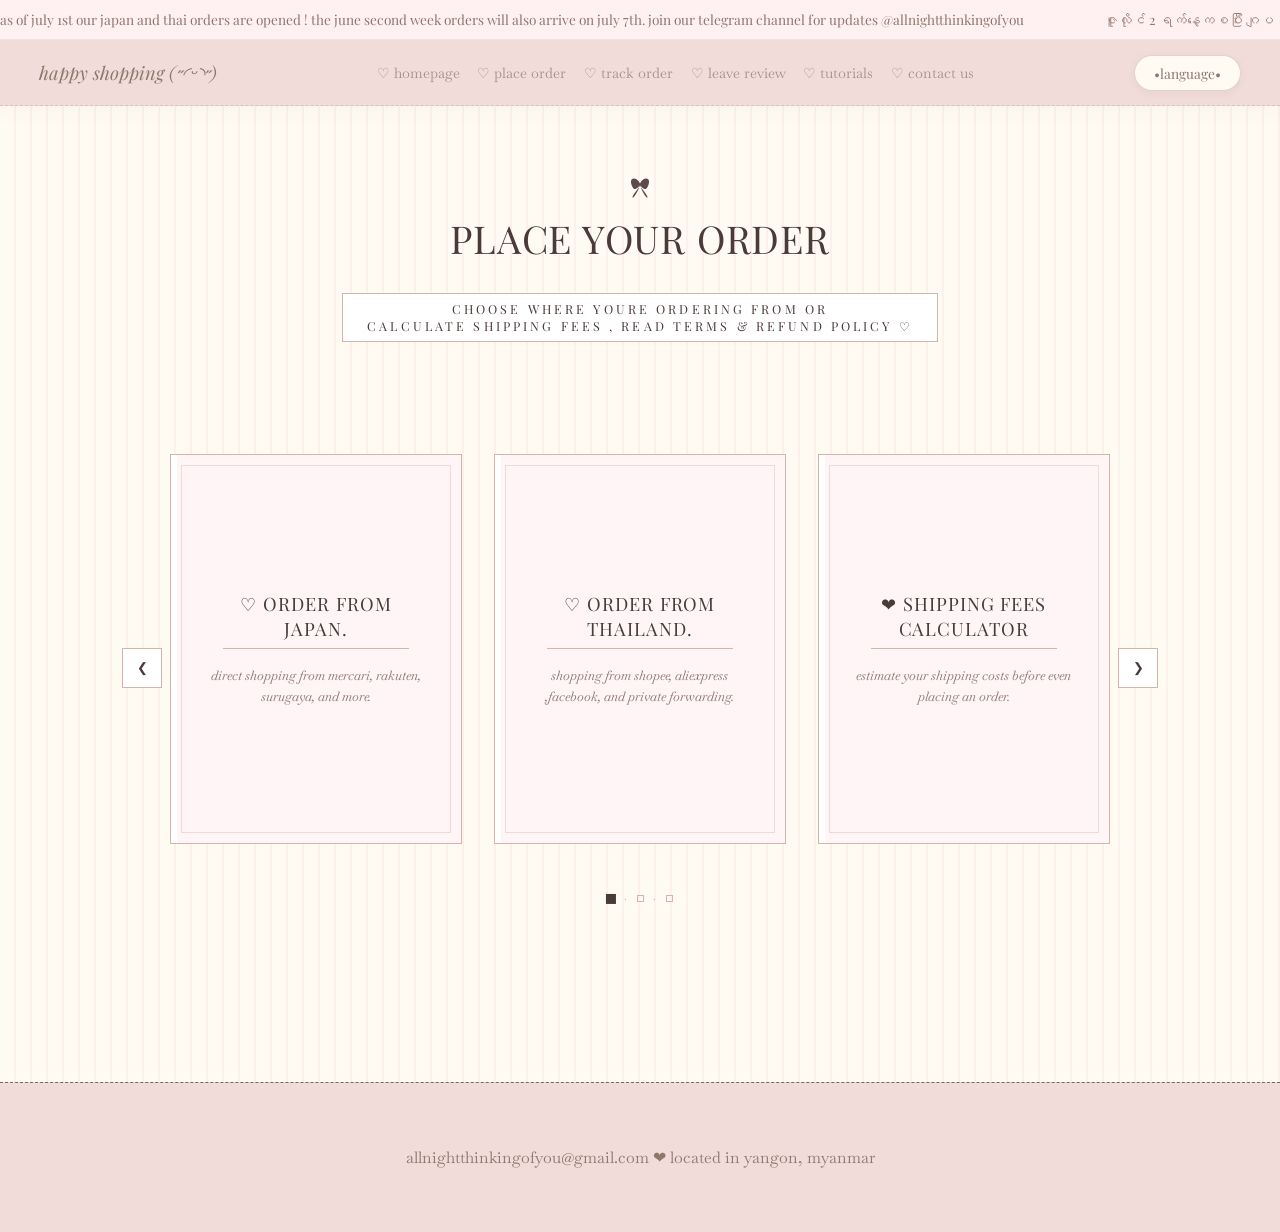
<file: order/index.html>
<!DOCTYPE html>
<html lang="en">
<head>
    <meta charset="UTF-8">
    <meta name="viewport" content="width=device-width, initial-scale=1.0">
    <title data-i18n-title="page_title_order">片 PLACE ORDER</title>
    <link rel="preconnect" href="https://fonts.googleapis.com">
    <link rel="preconnect" href="https://fonts.gstatic.com" crossorigin>
    <link href="https://fonts.googleapis.com/css2?family=Baskervville:ital@0;1&family=Pinyon+Script&family=Playfair+Display:ital,wght@0,400..900;1,400..900&display=swap" rel="stylesheet">
    <link rel="stylesheet" href="/style.css">
    <style>
    
        :root {
    
            
            /* Ballet Dream Crisp Palette */
            --ballet-pink-faint: #fff4f5;
            --ballet-stripe: #fbeee0;
            --crisp-white: #ffffff;
            --frame-gold: #d5b4a9;
            --text-dark: #4a3b39;
            --text-muted: #8e7673;
            
            --pinstripe-pattern: linear-gradient(90deg, #ffffff 0px, #ffffff 6px, #fff5f6 6px, #fff5f6 12px);
        }

        body {
            background-color: var(--bg-porcelain);
            color: var(--text-dark);
            font-family: 'Baskervville', serif;
            font-size: 0.92rem;
            margin: 0;
            padding: 0;
            overflow-x: hidden;
            -webkit-font-smoothing: antialiased;
        }

        .main-container {
            max-width: 1100px;
            margin: 4rem auto 6rem auto;
            padding: 0 2rem;
        }

       
        .order-header-section {
            text-align: center;
            margin-bottom: 4.5rem;
        }

        .order-header-section .princess-tiara {
            font-family: 'Pinyon Script', cursive;
            font-size: 3.5rem;
            color: var(--accent-antique-rose);
            line-height: 1;
            margin-bottom: 0.2rem;
            display: block;
            font-style: italic;
        }

        .editorial-title {
            font-family: 'Playfair Display', serif;
            font-size: 2.4rem;
            font-weight: 400;
            color: var(--text-dark);
            margin: 0 0 0.8rem 0;
            letter-spacing: 0.02em;
            text-transform: uppercase;
        }

        .editorial-subtitle {
            font-family: 'Baskervville', serif;
            font-style: italic;
            color: var(--text-muted);
            font-size: 0.9rem;
            letter-spacing: 0.05em;
            margin: 0;
        }

    
        .crisp-text-banner {
            border: 1px solid var(--frame-gold);
            padding: 0.4rem 1.5rem;
            display: inline-block;
            font-family: 'Playfair Display', serif;
            font-size: 0.78rem;
            letter-spacing: 0.25em;
            text-transform: uppercase;
            color: var(--text-dark);
            background: var(--crisp-white);
            margin: 1rem 0;
        }

        .mirror-carousel-wrapper {
            position: relative;
            margin: 2rem auto 5rem auto;
            max-width: 1050px;
            padding: 0 3rem;
        }

        .mirror-carousel-track-container {
            overflow: hidden;
            width: 100%;
            padding: 1.5rem 0;
        }

        .mirror-carousel-track {
            display: flex;
            gap: 2rem;
            transition: transform 0.6s cubic-bezier(0.25, 1, 0.5, 1);
            will-change: transform;
        }

        .mirror-frame-link {
            text-decoration: none;
            color: inherit;
            flex: 0 0 calc(33.333% - 1.34rem);
            box-sizing: border-box;
            display: block;
            outline: none;
        }

        @media (max-width: 900px) {
            .mirror-frame-link { flex: 0 0 calc(50% - 1rem); }
        }
        
        @media (max-width: 620px) {
            .editorial-title { font-size: 1.8rem; }
            .mirror-carousel-wrapper { padding: 0 1rem; }
            .mirror-frame-link { flex: 0 0 100%; }
            .carousel-arrow { width: 36px; height: 36px; }
        }

     
        .mirror-oval {
            background-image: var(--pinstripe-pattern);
            border: 1px solid var(--frame-gold);
            border-radius: 0px; 
            width: 100%;
            height: 390px;
            padding: 2.5rem 1.8rem;
            box-sizing: border-box;
            display: flex;
            flex-direction: column;
            align-items: center;
            justify-content: center;
            text-align: center;
            position: relative;
            cursor: pointer;
            transition: transform 0.4s ease, box-shadow 0.4s ease;
        }

        .mirror-oval::after {
            content: "";
            position: absolute;
            top: 10px; left: 10px; right: 10px; bottom: 10px;
            border: 1px solid rgba(213, 180, 169, 0.4);
            pointer-events: none;
            border-radius: 0;
        }

 

        .mirror-oval:hover {
            transform: translateY(-5px);
            box-shadow: 0 15px 30px rgba(92, 75, 73, 0.08);
            border-color: var(--text-dark);
        }

        .mirror-title {
            font-family: 'Playfair Display', serif;
            font-size: 1.15rem;
            color: var(--text-dark);
            font-weight: 400;
            margin-bottom: 1rem;
            letter-spacing: 0.05em;
            text-transform: uppercase;
            border-bottom: 1px solid var(--frame-gold);
            padding-bottom: 0.4rem;
            width: 80%;
        }

        .mirror-desc {
            font-family: 'Baskervville', serif;
            font-size: 0.82rem;
            color: var(--text-muted);
            font-style: italic;
            line-height: 1.6;
            padding: 0 0.5rem;
        }

 
        .carousel-arrow {
            position: absolute;
            top: 50%;
            transform: translateY(-50%);
            background: var(--crisp-white);
            border: 1px solid var(--frame-gold);
            width: 40px;
            height: 40px;
            border-radius: 0%; /* Sharp directional indicators */
            cursor: pointer;
            display: flex;
            align-items: center;
            justify-content: center;
            font-size: 0.8rem;
            color: var(--text-dark);
            transition: all 0.25s ease;
            z-index: 10;
        }

        .carousel-arrow:hover {
            background: var(--text-dark);
            color: var(--bg-porcelain);
            border-color: var(--text-dark);
        }

        .carousel-arrow.left { left: 0px; }
        .carousel-arrow.right { right: 0px; }

        .carousel-dots {
            display: flex;
            justify-content: center;
            gap: 0.6rem;
            margin-top: 1.5rem;
            align-items: center;
        }

        .dot-connector { color: var(--frame-gold); font-size: 0.7rem; }

        .dot {
            width: 7px;
            height: 7px;
            border: 1px solid var(--frame-gold);
            background: transparent;
            cursor: pointer;
            transition: all 0.25s ease;
        }

        .dot.active { background: var(--text-dark); border-color: var(--text-dark); transform: scale(1.3); }


        .invoice-split-grid {
            display: grid;
            grid-template-columns: 1.3fr 1fr;
            gap: 3rem;
            align-items: start;
        }

        @media (max-width: 860px) {
            .invoice-split-grid { grid-template-columns: 1fr; gap: 2.5rem; }
            .fine-invoice-card { position: static !important; }
        }

        .white-editorial-card {
            background: var(--crisp-white);
            border: 1px solid var(--frame-gold);
            padding: 2.5rem;
            position: relative;
            box-sizing: border-box;
        }

        .white-editorial-card::before {
            content: "";
            position: absolute;
            top: 8px; left: 8px; right: 8px; bottom: 8px;
            border: 1px solid rgba(213, 180, 169, 0.35);
            pointer-events: none;
        }

        .fancy-input-group {
            background: transparent;
            margin-bottom: 2rem;
        }

        .editorial-input-wrap label {
            font-size: 0.8rem;
            font-family: 'Playfair Display', serif;
            text-transform: uppercase;
            letter-spacing: 0.12em;
            color: var(--text-dark);
            margin-bottom: 0.4rem;
            display: block;
        }

        .editorial-input-wrap input[type="text"],
        .editorial-input-wrap input[type="number"] {
            background: transparent !important;
            border: none !important;
            border-bottom: 1px solid var(--frame-gold) !important;
            border-radius: 0 !important;
            padding: 0.6rem 0.2rem !important;
            font-family: 'Baskervville', serif;
            color: var(--text-dark);
            font-size: 1rem;
            outline: none;
            width: 100%;
            box-sizing: border-box;
            transition: border-color 0.3s ease;
        }

        .editorial-input-wrap input:focus {
            border-bottom-color: var(--text-dark) !important;
        }

        .editorial-input-wrap input::placeholder {
            color: var(--text-muted);
            font-style: italic;
            opacity: 0.5;
        }
  
        .editorial-btn {
            background: transparent;
            border: 1px solid var(--text-dark);
            color: var(--text-dark);
            padding: 1rem 2rem;
            font-size: 0.8rem;
            font-family: 'Playfair Display', serif;
            letter-spacing: 0.2em;
            text-transform: uppercase;
            cursor: pointer;
            width: 100%;
            border-radius: 0px; /* Sharp corners */
            transition: all 0.25s ease;
        }

        .editorial-btn:hover {
            background: var(--text-dark);
            color: var(--bg-porcelain);
        }

        .manifest-list {
            margin-top: 2.5rem;
            border-top: 1px solid var(--frame-gold);
            padding-top: 1.5rem;
        }


        .manifest-item-row {
            display: flex;
            justify-content: space-between;
            align-items: center;
            background: var(--crisp-white);
            border-bottom: 1px dashed var(--frame-gold);
            padding: 1rem 0.2rem;
            margin-bottom: 0.5rem;
            font-size: 0.88rem;
            box-sizing: border-box;
        }

        .manifest-item-url {
            font-family: 'Baskervville', serif;
            font-style: italic;
            font-size: 0.78rem;
            color: var(--text-muted);
            white-space: nowrap;
            overflow: hidden;
            display: inline-block;
            max-width: 260px;
            -webkit-mask-image: linear-gradient(to right, #000 75%, transparent 100%);
            mask-image: linear-gradient(to right, #000 75%, transparent 100%);
        }

        .remove-item-btn {
            background: none;
            border: none;
            color: var(--text-muted);
            cursor: pointer;
            font-family: 'Playfair Display', serif;
            font-size: 0.72rem;
            letter-spacing: 0.1em;
            text-transform: uppercase;
            transition: color 0.2s ease;
        }

        .remove-item-btn:hover {
            color: var(--accent-antique-rose);
        }


        .fine-invoice-card {
            background: var(--crisp-white);
            border: 1px solid var(--frame-gold);
            padding: 2.5rem;
            position: sticky;
            top: 3rem;
            align-self: start;
            box-sizing: border-box;
        }

        .fine-invoice-card::before {
            content: "";
            position: absolute;
            top: 8px; left: 8px; right: 8px; bottom: 8px;
            border: 1px solid rgba(213, 180, 169, 0.35);
            pointer-events: none;
        }

        .total-highlight-box {
            background-image: var(--pinstripe-pattern);
            border: 1px solid var(--frame-gold);
            padding: 1.5rem;
            text-align: center;
            margin: 2rem 0 1.5rem 0;
            position: relative;
        }

        .total-highlight-box::after {
            content: "";
            position: absolute;
            top: 5px; left: 5px; right: 5px; bottom: 5px;
            border: 1px dashed rgba(213, 180, 169, 0.5);
            pointer-events: none;
        }

        .receipt-disclaimer-box {
            border: 1px solid rgba(213, 180, 169, 0.4);
            padding: 0.8rem 1.2rem;
            margin-top: 1.5rem;
            background: #fffbfb;
        }

        .proceed-btn {
            background: var(--text-dark);
            color: var(--bg-porcelain);
            padding: 1.1rem;
            font-size: 0.82rem;
            font-family: 'Playfair Display', serif;
            letter-spacing: 0.2em;
            text-transform: uppercase;
            margin-top: 1.5rem;
            border: none;
            width: 100%;
            cursor: pointer;
            border-radius: 0px; /* Crisp edge alignment */
            transition: opacity 0.25s ease;
            position: relative;
            z-index: 5;
        }

        .proceed-btn:hover {
            opacity: 0.9;
        }

        .back-btn {
            background: none;
            border: none;
            color: var(--text-dark);
            cursor: pointer;
            font-family: 'Playfair Display', serif;
            font-size: 0.78rem;
            letter-spacing: 0.15em;
            text-transform: uppercase;
            margin-bottom: 2.5rem;
            padding: 0 0 5px 0;
            border-bottom: 1px solid var(--text-dark);
            display: inline-flex;
            align-items: center;
        }

        .thai-layout-grid {
            display: grid;
            grid-template-columns: 1fr 1.2fr;
            gap: 2.5rem;
            align-items: start;
        }

        @media (max-width: 820px) {
            .thai-layout-grid { grid-template-columns: 1fr; }
        }

        .thai-whimsical-list {
            display: grid;
            grid-template-columns: 1fr 1fr;
            gap: 1.5rem;
        }

        @media (max-width: 550px) {
            .thai-whimsical-list { grid-template-columns: 1fr; }
        }

        /* Transformed to clean square portrait slips */
        .thai-whimsical-node {
            background: var(--crisp-white);
            border: 1px solid var(--frame-gold);
            padding: 2rem 1.2rem;
            text-align: center;
            text-decoration: none;
            color: inherit;
            display: flex;
            flex-direction: column;
            justify-content: center;
            align-items: center;
            box-sizing: border-box;
            transition: all 0.3s ease;
        }

        .thai-whimsical-node:hover {
            border-color: var(--text-dark);
            background-color: var(--ballet-pink-faint);
            transform: translateY(-2px);
        }

        .thai-node-name {
            font-family: 'Playfair Display', serif;
            font-size: 0.9rem;
            letter-spacing: 0.08em;
            text-transform: uppercase;
            color: var(--text-dark);
            margin-bottom: 0.5rem;
            font-weight: 400;
        }

        .thai-node-desc {
            font-family: 'Baskervville', serif;
            font-size: 0.78rem;
            color: var(--text-muted);
            font-style: italic;
            line-height: 1.5;
        }

        .hidden { display: none !important; }

        .screen-animate-trigger {
            animation: luxuryFadeUp 0.5s ease-out forwards;
        }

        @keyframes luxuryFadeUp {
            from { opacity: 0; transform: translateY(10px); }
            to { opacity: 1; transform: translateY(0); }
        }

        /* ─── MOBILE OPTIMIZATION PASS ─── */
        @media (max-width: 640px) {
            .main-container {
                margin: 2rem auto 4rem auto;
                padding: 0 1.1rem;
            }

            .order-header-section {
                margin-bottom: 2.5rem;
            }

            .editorial-title {
                font-size: 1.5rem;
                letter-spacing: 0.01em;
            }

            .crisp-text-banner {
                font-size: 0.7rem;
                letter-spacing: 0.15em;
                padding: 0.4rem 1rem;
            }

            .mirror-carousel-wrapper {
                padding: 0 0.5rem;
                margin: 1.5rem auto 3rem auto;
            }

            .mirror-oval {
                height: auto;
                min-height: 220px;
                padding: 1.8rem 1.2rem;
            }

            .mirror-title {
                font-size: 1rem;
                width: 100%;
            }

            .mirror-desc {
                font-size: 0.78rem;
                padding: 0;
            }

            .carousel-arrow {
                width: 32px;
                height: 32px;
                font-size: 0.7rem;
            }

            .white-editorial-card,
            .fine-invoice-card {
                padding: 1.5rem 1.25rem;
            }

            .white-editorial-card::before,
            .fine-invoice-card::before {
                top: 6px; left: 6px; right: 6px; bottom: 6px;
            }

            .invoice-split-grid {
                gap: 1.75rem;
            }

            .fine-invoice-card {
                top: 1rem;
            }

            .manifest-item-row {
                flex-wrap: wrap;
                row-gap: 0.5rem;
                padding: 0.9rem 0;
            }

            .manifest-item-row > div {
                max-width: 100% !important;
            }

            .manifest-item-url {
                max-width: 100%;
                width: 100%;
            }

            .remove-item-btn {
                align-self: flex-end;
            }

            .total-highlight-box {
                padding: 1.1rem;
            }

            .thai-whimsical-node {
                padding: 1.5rem 1rem;
            }

            .back-btn {
                margin-bottom: 1.75rem;
            }
        }
    </style>
</head>
<body>

    <header id="global-header" class="site-header"></header>

    <main class="main-container">
        
        
        <div id="step-1-screen" class="screen-animate-trigger">
            <div class="order-header-section">
                <h1 class="editorial-title" data-i18n="order_main_title">place your order</h1>
                <div class="crisp-text-banner" data-i18n="order_main_subtitle">place your order</div>
            </div>

            <div class="mirror-carousel-wrapper">
                <button class="carousel-arrow left" onclick="moveCarousel(-1)" aria-label="Previous">❮</button>
                <button class="carousel-arrow right" onclick="moveCarousel(1)" aria-label="Next">❯</button>
                
                <div class="mirror-carousel-track-container" id="carouselContainer">
                    <div class="mirror-carousel-track" id="carouselTrack">
                        
                        <div class="mirror-frame-link" onclick="selectCountry('japan')">
                            <div class="mirror-oval">
                                <span class="mirror-title" data-i18n="order_country_jp_title">Buy From Japan</span>
                                <span class="mirror-desc" data-i18n="order_country_jp_desc">direct boutique proxy routing across mercari, rakuten, surugaya, and more.</span>
                            </div>
                        </div>

                        <div class="mirror-frame-link" onclick="selectCountry('thailand')">
                            <div class="mirror-oval">
                                <span class="mirror-title" data-i18n="order_country_th_title">Buy From Thailand</span>
                                <span class="mirror-desc" data-i18n="order_country_th_desc">specialized shopping pipelines for shopee, aliexpress, facebook, and private channels.</span>
                            </div>
                        </div>

                        <a href="/shipping" class="mirror-frame-link">
                            <div class="mirror-oval">
                                <span class="mirror-title" data-i18n="order_rule_calc_title">Air Freight Calc</span>
                                <span class="mirror-desc" data-i18n="order_rule_calc_desc">estimate your baseline target weight values before formatting checkout.</span>
                            </div>
                        </a>

                        <a href="/terms" class="mirror-frame-link">
                            <div class="mirror-oval">
                                <span class="mirror-title" data-i18n="order_rule_terms_title">Terms Matrix</span>
                                <span class="mirror-desc" data-i18n="order_rule_terms_desc">prohibited parameters, local legal declarations, and safety parameters.</span>
                            </div>
                        </a>

                        <a href="/refund" class="mirror-frame-link">
                            <div class="mirror-oval">
                                <span class="mirror-title" data-i18n="order_rule_refund_title">Loss Coverage</span>
                                <span class="mirror-desc" data-i18n="order_rule_refund_desc">eligibility constraints and loss recovery guarantees.</span>
                            </div>
                        </a>

                    </div>
                </div>

                <div class="carousel-dots" id="carouselDots">
                    <div class="dot active" onclick="jumpToSlide(0)"></div>
                    <span class="dot-connector">·</span>
                    <div class="dot" onclick="jumpToSlide(1)"></div>
                    <span class="dot-connector">·</span>
                    <div class="dot" onclick="jumpToSlide(2)"></div>
                </div>
            </div>
        </div>


        <div id="step-2-screen" class="hidden">
            <button class="back-btn" onclick="goBackToCountries()" data-i18n="order_back_action">← Back to Selections</button>
            <h2 id="current-country-title" class="editorial-title" style="text-align: left; font-size: 1.5rem; margin-bottom: 0.2rem; letter-spacing: 0.05em;">Shopping Hub</h2>
            <p id="step-2-subtitle" style="font-style: italic; font-size: 0.85rem; margin-bottom: 3rem; color: var(--text-muted);"></p>

            <div id="form-japan" class="country-form hidden invoice-split-grid">
                <div class="form-entry-side white-editorial-card">
                    <h3 style="font-family: 'Playfair Display', serif; font-size: 1.1rem; font-weight: 400; margin-bottom: 2rem; text-transform: uppercase; letter-spacing: 0.08em; color: var(--text-dark);" data-i18n="order_jp_form_title">Register Item Manifest</h3>
                    
                    <div class="fancy-input-group">
                        <div class="editorial-input-wrap">
                            <label for="jp-item-link" data-i18n="order_jp_link_label">Item Coordinate Link</label>
                            <input type="text" id="jp-item-link" placeholder="paste item url link here...">
                        </div>
                    </div>
                    
                    <div class="fancy-input-group">
                        <div class="editorial-input-wrap">
                            <label for="jp-item-price" data-i18n="order_jp_price_label">Valuation Pricing (Yen)</label>
                            <input type="number" id="jp-item-price" placeholder="amount in yen...">
                        </div>
                    </div>

                    <button type="button" class="editorial-btn" style="margin-top: 0.5rem;" onclick="addItemToManifest('japan')" data-i18n="order_jp_add_action">Add To Ledger List</button>
                    
                    <div id="jp-cart-items-container" class="manifest-list"></div>
                </div>

                <div class="fine-invoice-card">
                    <h3 style="font-family: 'Playfair Display', serif; font-size: 1rem; font-weight: 400; margin-bottom: 1.5rem; text-transform: uppercase; letter-spacing: 0.08em; color: var(--text-dark); border-bottom: 1px solid var(--frame-gold); padding-bottom: 0.6rem;" data-i18n="order_jp_calc_title">Valuation Statement</h3>
                    
                    <div class="invoice-row" style="display: flex; justify-content: space-between; font-size: 0.85rem; margin-bottom: 0.8rem; color: var(--text-muted);">
                        <span data-i18n="order_calc_count">Registered Count</span>
                        <span id="jp-summary-count" style="font-family: 'Playfair Display', serif; color: var(--text-dark);">0</span>
                    </div>
                    
                    <div class="invoice-row" style="display: flex; justify-content: space-between; font-size: 0.85rem; margin-bottom: 0.8rem; color: var(--text-muted);">
                        <span data-i18n="order_calc_subtotal">Base Currency Subtotal</span>
                        <span id="jp-summary-foreign" style="font-family: 'Playfair Display', serif; color: var(--text-dark);">¥0</span>
                    </div>
                    
                    <div class="total-highlight-box">
                        <span class="total-label" style="font-family: 'Playfair Display', serif; font-size: 0.75rem; letter-spacing: 0.2em; text-transform: uppercase; color: var(--text-muted);" data-i18n="order_calc_total">Estimated Grand Total</span>
                        <span id="jp-summary-mmk" class="total-amount" style="font-family: 'Playfair Display', serif; font-size: 1.6rem; color: var(--text-dark); display: block; margin-top: 0.4rem; letter-spacing: 0.02em;">0 MMK</span>
                    </div>

                    <div class="receipt-disclaimer-box">
                         <h3 style="font-size: 0.72rem; font-weight: 400; line-height: 1.6; margin: 0; color: var(--text-muted); font-style: bold; text-align: center;" data-i18n="order_calc_disclaimer">
                             * International freight margins calculated upon arrival. Prohibited volume configurations apply.
                         </h3>
                    </div>

                    

                    <div class="receipt-disclaimer-box">
                         <h3 style="font-size: 0.72rem; font-weight: 400; line-height: 1.6; margin: 0; color: var(--text-muted); font-style: bold; text-align: center;" data-i18n="order_calc_disclaimer2">
                             * International freight margins calculated upon arrival. Prohibited volume configurations apply.
                         </h3>
                    </div>

                    <button type="button" class="proceed-btn" onclick="proceedToCheckoutPage()" data-i18n="order_checkout_action">Secure Order Checkout</button>
                </div>
            </div>

            <div id="form-thailand" class="country-form hidden thai-layout-grid">
                <div class="white-editorial-card">
                    <h3 style="font-family: 'Playfair Display', serif; font-size: 1rem; font-weight: 400; margin-bottom: 1.5rem; text-transform: uppercase; letter-spacing: 0.08em; color: var(--text-dark); border-bottom: 1px solid var(--frame-gold); padding-bottom: 0.5rem;" data-i18n="order_th_calc_title">Baht Exchange Matrix</h3>
                    
                    <div class="fancy-input-group">
                        <div class="editorial-input-wrap">
                            <label for="th-calc-price" data-i18n="order_th_input_label">Volume Value (Baht)</label>
                            <input type="number" id="th-calc-price" placeholder="amount in baht..." oninput="calculateThailandLive()">
                        </div>
                    </div>

                    <div class="invoice-row" style="display: flex; justify-content: space-between; font-size: 0.85rem; margin-bottom: 0.8rem; color: var(--text-muted);">
                        <span data-i18n="order_calc_subtotal">Exchange Subtotal</span>
                        <span id="th-res-cost" style="font-family: 'Playfair Display', serif; color: var(--text-dark);">0 MMK</span>
                    </div>
                    <div class="invoice-row" style="display: flex; justify-content: space-between; font-size: 0.85rem; margin-bottom: 0.8rem; color: var(--text-muted);">
                        <span data-i18n="order_calc_fees">Handling Margins (10%)</span>
                        <span id="th-res-markup" style="font-family: 'Playfair Display', serif; color: var(--text-dark);">0 MMK</span>
                    </div>
                    <div style="border-top: 1px dashed var(--frame-gold); margin-top: 1.5rem; padding-top: 1rem;">
                        <span class="total-label" style="font-family: 'Playfair Display', serif; font-size: 0.75rem; letter-spacing: 0.15em; text-transform: uppercase; color: var(--text-muted);" data-i18n="order_calc_total">Estimated Matrix Total:</span>
                        <span id="th-res-total" class="total-amount" style="font-family: 'Playfair Display', serif; font-size: 1.5rem; color: var(--text-dark); display: block; margin-top: 0.3rem;">0 MMK</span>
                    </div>
                </div>
                
                <div class="white-editorial-card">
                    <h3 style="font-family: 'Playfair Display', serif; font-size: 1.1rem; font-weight: 400; margin-bottom: 1.5rem; text-transform: uppercase; letter-spacing: 0.08em; color: var(--text-dark); border-bottom: 1px solid var(--frame-gold); padding-bottom: 0.5rem;" data-i18n="order_th_services_title">Specialized Pipelines</h3>
                    
                    <div class="thai-whimsical-list">
                        <a href="/addressth" class="thai-whimsical-node">
                             <span data-i18n="thai_address">Exchange Subtotal</span>
                            <span data-i18n="thai_address_desc">Exchange Subtotal</span>

                        </a>
                        <a href="/facebookth" class="thai-whimsical-node">
                         <span data-i18n="thai_fb">Exchange Subtotal</span>
                        <span data-i18n="thai_fb_desc">Exchange Subtotal</span>
                        </a>

                        <a href="/shopth" class="thai-whimsical-node">
                            <span  data-i18n="thai_shop">Shopee Routing</span>
                            <span  data-i18n="thai_shop_desc">browse securely across major digital storefronts.</span>
                        </a>
                        <a href="/pforward" class="thai-whimsical-node">
                            <span  data-i18n="thai_pfoward">Direct Freight</span>
                            <span  data-i18n="thai_pforward_desc">reception rrrs without active purchasing involvement.</span>
                        </a>
                    </div>
                </div>
            </div>
        </div>
    </main>

       <footer class="site-footer fade-up delay-2">
        <p data-i18n="global_footer_info">allnightthinkingofyou@gmail.com ❤︎⁠ located in yangon, myanmar</p>
    </footer>

    <script>
        const YEN_TO_MMK_RATE = 32; 
        const THB_TO_MMK_BASE = 136; 
        let activeCountryContext = 'japan';
        let manifestCart = [];


        let currentSlideIndex = 0;
        
        function getSlidesPerView() {
            if (window.innerWidth <= 620) return 1;
            if (window.innerWidth <= 900) return 2;
            return 3;
        }

        function updateCarouselPosition() {
            const track = document.getElementById('carouselTrack');
            const totalSlides = 5;
            const slidesPerView = getSlidesPerView();
            const maxIndex = totalSlides - slidesPerView;
            
            if (currentSlideIndex > maxIndex) currentSlideIndex = maxIndex;
            if (currentSlideIndex < 0) currentSlideIndex = 0;

            const slideItem = document.querySelector('.mirror-frame-link');
            if (slideItem) {
                const slideWidth = slideItem.getBoundingClientRect().width;
                const computedStyle = window.getComputedStyle(track);
                const gap = parseFloat(computedStyle.gap) || 0; 
                const moveAmount = currentSlideIndex * (slideWidth + gap);
                track.style.transform = `translateX(-${moveAmount}px)`;
            }

            const dots = document.querySelectorAll('.carousel-dots .dot');
            dots.forEach((dot, index) => {
                if (index === currentSlideIndex) {
                    dot.classList.add('active');
                } else {
                    dot.classList.remove('active');
                }
            });
        }

        function moveCarousel(direction) {
            const totalSlides = 5;
            const slidesPerView = getSlidesPerView();
            const maxIndex = totalSlides - slidesPerView;
            
            currentSlideIndex += direction;
            if (currentSlideIndex > maxIndex) currentSlideIndex = 0; 
            if (currentSlideIndex < 0) currentSlideIndex = maxIndex;
            
            updateCarouselPosition();
        }

        function jumpToSlide(index) {
            currentSlideIndex = index;
            updateCarouselPosition();
        }

        let touchStartX = 0;
        let touchEndX = 0;
        const container = document.getElementById('carouselContainer');

        container.addEventListener('touchstart', e => {
            touchStartX = e.changedTouches[0].screenX;
        }, { passive: true });

        container.addEventListener('touchend', e => {
            touchEndX = e.changedTouches[0].screenX;
            handleSwipeGesture();
        }, { passive: true });

        function handleSwipeGesture() {
            if (touchStartX - touchEndX > 50) moveCarousel(1);
            if (touchEndX - touchStartX > 50) moveCarousel(-1);
        }

        window.addEventListener('resize', updateCarouselPosition);
        document.addEventListener("DOMContentLoaded", () => {
            setTimeout(updateCarouselPosition, 150);
        });

        function proceedToCheckoutPage() {
            const itemCount = document.getElementById('jp-summary-count').innerText;
            if (itemCount === "0") {
                alert("please add at least one item to your cart before checking out ♡");
                return;
            }
            let cartSummaryText = manifestCart.map((item, index) => 
                `Item ${index + 1}: ${item.link} (¥${item.price})`
            ).join('\n');

            const totalForeign = manifestCart.reduce((sum, item) => sum + item.price, 0);
            const totalMMK = totalForeign * YEN_TO_MMK_RATE;
            const formattedTotal = `${totalMMK.toLocaleString()} MMK`;

            localStorage.setItem('cart_summary', cartSummaryText);
            localStorage.setItem('order_total', formattedTotal);
            
            const btn = document.querySelector('#form-japan .proceed-btn');
            if (btn) {
                btn.innerText = 'REDIRECTING TO LEDGER...';
                btn.style.opacity = '0.7';
            }

            setTimeout(() => {
                const redirectUrl = `/checkout?cart_summary=${encodeURIComponent(cartSummaryText)}&order_total=${encodeURIComponent(formattedTotal)}`;
                window.location.href = redirectUrl;
            }, 800);
        }

        function selectCountry(country) {
            activeCountryContext = country;
            document.getElementById('step-1-screen').classList.add('hidden');
            const step2 = document.getElementById('step-2-screen');
            step2.classList.remove('hidden');
            step2.classList.remove('screen-animate-trigger');
            void step2.offsetWidth; 
            step2.classList.add('screen-animate-trigger');
            document.querySelectorAll('.country-form').forEach(f => f.classList.add('hidden'));
            const titleElement = document.getElementById('current-country-title');
            const subtitleElement = document.getElementById('step-2-subtitle');

            if (country === 'japan') {
                titleElement.innerText = "PARCEL ROUTING: JAPAN";
                subtitleElement.innerText = "register items for checkout.";
                document.getElementById('form-japan').classList.remove('hidden');
                renderManifestItems();
                calculateSummary();
            } else if (country === 'thailand') {
                titleElement.innerText = "PARCEL ROUTING: THAILAND";
                subtitleElement.innerText = "live conversion estimates across localized marketplaces.";
                document.getElementById('form-thailand').classList.remove('hidden');
                calculateThailandLive();
            }
        }

        function goBackToCountries() {
            document.getElementById('step-2-screen').classList.add('hidden');
            document.getElementById('step-1-screen').classList.remove('hidden');
            setTimeout(updateCarouselPosition, 60);
        }

        function addItemToManifest(country) {
            const linkInput = document.getElementById('jp-item-link');
            const priceInput = document.getElementById('jp-item-price');
            if (!linkInput.value || !priceInput.value) { alert('Please fill in coordinates.'); return; }
            const nativePrice = parseFloat(priceInput.value);
            if (isNaN(nativePrice) || nativePrice <= 0) { alert('Enter a valid amount.'); return; }

            manifestCart.push({ id: Date.now(), country: 'japan', link: linkInput.value, price: nativePrice });
            renderManifestItems();
            calculateSummary();
            linkInput.value = ''; priceInput.value = '';
        }

        function removeCartItem(id) {
            manifestCart = manifestCart.filter(item => item.id !== id);
            renderManifestItems();
            calculateSummary();
        }

        function renderManifestItems() {
            const container = document.getElementById('jp-cart-items-container');
            if (!container) return;
            container.innerHTML = '';
            manifestCart.forEach(item => {
                const row = document.createElement('div');
                row.className = 'manifest-item-row';
                row.innerHTML = `
                    <div style="display:flex; flex-direction:column; max-width:75%;">
                        <span style="color:var(--text-dark); font-family:'Playfair Display', serif; font-size:1rem; letter-spacing:0.02em;">¥${item.price.toLocaleString()}</span>
                        <span class="manifest-item-url">${item.link}</span>
                    </div>
                    <button type="button" class="remove-item-btn" onclick="removeCartItem(${item.id})">[ Delete ]</button>
                `;
                container.appendChild(row);
            });
        }

        function calculateSummary() {
            const totalForeign = manifestCart.reduce((sum, item) => sum + item.price, 0);
            document.getElementById('jp-summary-count').innerText = manifestCart.length;
            document.getElementById('jp-summary-foreign').innerText = `¥${totalForeign.toLocaleString()}`;
            document.getElementById('jp-summary-mmk').innerText = `${(totalForeign * YEN_TO_MMK_RATE).toLocaleString()} MMK`;
        }

        function calculateThailandLive() {
            const priceVal = parseFloat(document.getElementById('th-calc-price').value) || 0;
            const itemCostMMK = priceVal * THB_TO_MMK_BASE;
            const markupMMK = itemCostMMK * 0.10;
            document.getElementById('th-res-cost').innerText = `${itemCostMMK.toLocaleString()} MMK`;
            document.getElementById('th-res-markup').innerText = `${markupMMK.toLocaleString()} MMK`;
            document.getElementById('th-res-total').innerText = `${(itemCostMMK + markupMMK).toLocaleString()} MMK`;
        }
    </script>

    <script src="/lang-switch.js"></script>
    <script src="/site-header.js"></script>
</body>
</html>
</file>
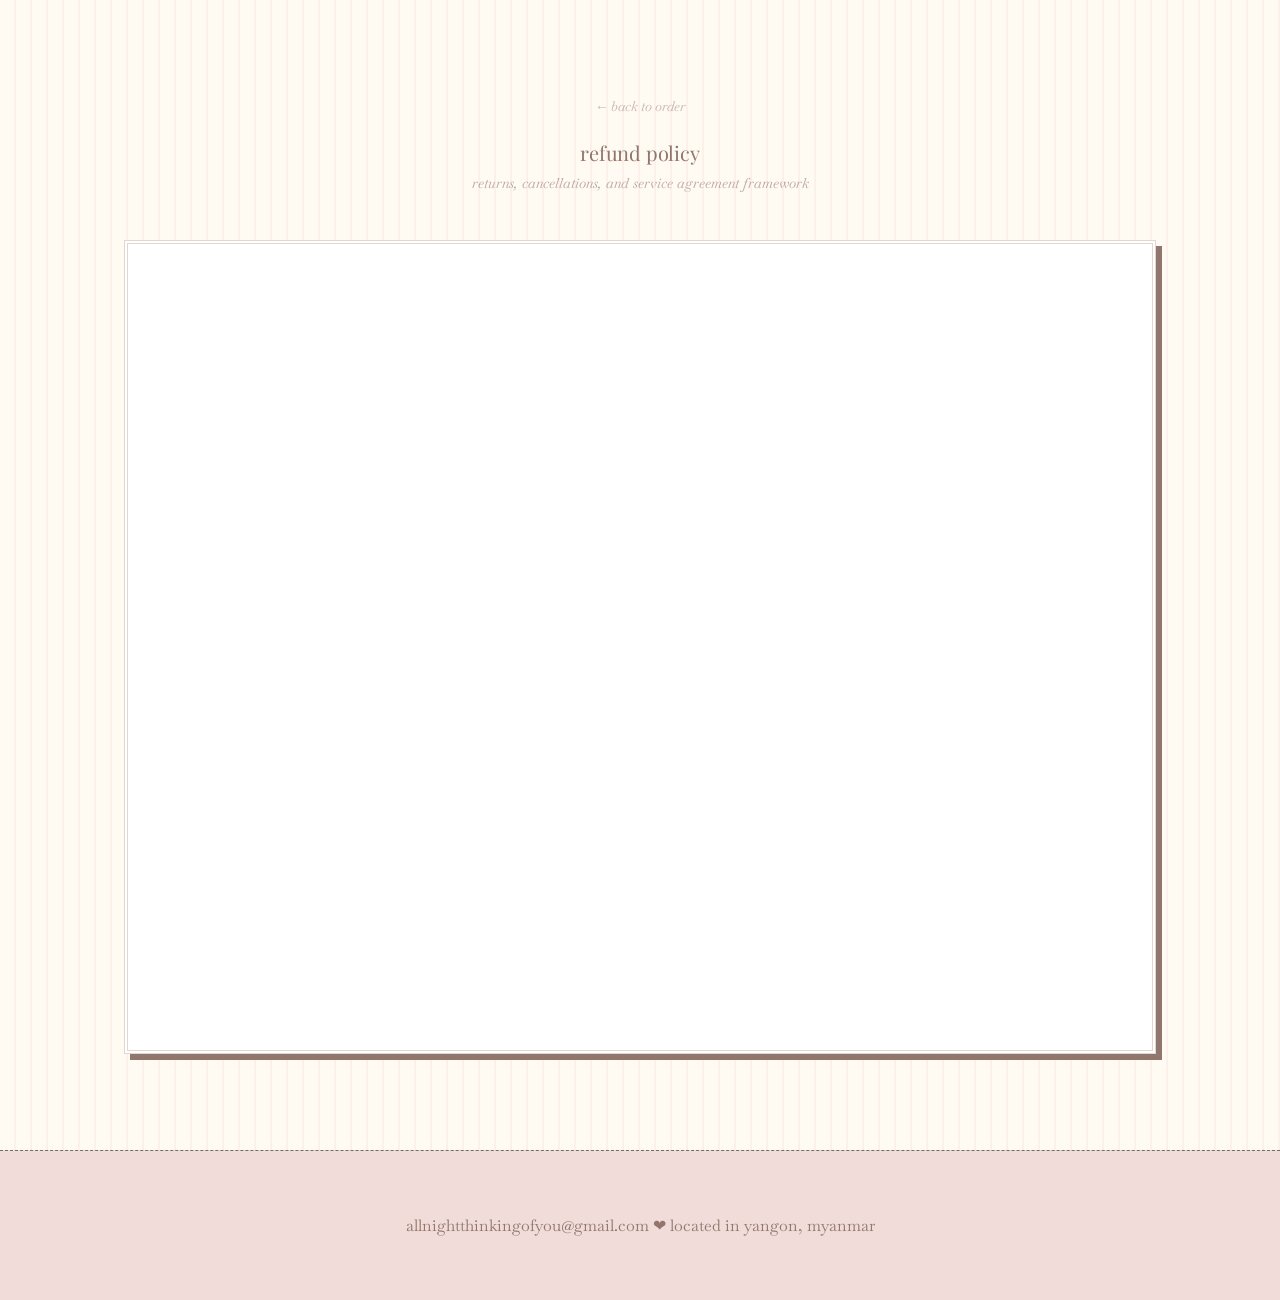
<file: refund/index.html>
<!DOCTYPE html>
<html lang="en">
<head>
    <meta charset="UTF-8">
    <meta name="viewport" content="width=device-width, initial-scale=1.0">
    <title>refund policy • allnightthinkingofyou.store</title>
    <link rel="preconnect" href="https://fonts.googleapis.com">
    <link rel="preconnect" href="https://fonts.gstatic.com" crossorigin>
    <link href="https://fonts.googleapis.com/css2?family=Baskervville:ital,wght@0,400;1,400&display=swap" rel="stylesheet">
    <link rel="stylesheet" href="/style.css">
    <style>
        .policy-hero {
            text-align: center;
            max-width: 500px;
            margin: 3rem auto 3rem auto;
            padding: 0 1rem;
        }
        
        .back-link {
            display: inline-block;
            text-decoration: none;
            color: var(--text-sepia);
            font-size: 0.85rem;
            font-style: italic;
            opacity: 0.5;
            margin-bottom: 1.5rem;
            transition: all 0.3s ease;
        }
        .back-link:hover {
            opacity: 1;
            color: var(--accent-rose);
            transform: translateX(-2px); 
        }

        .policy-hero h1 {
            font-size: 1.25rem;
            font-weight: 400;
            margin-bottom: 0.5rem;
            color: var(--text-sepia);
        }
        .policy-subtext {
            font-style: italic;
            font-size: 0.88rem;
            opacity: 0.6;
        }

        .white-editorial-card {
            padding: 0.2rem;
            overflow: hidden;
            position: relative;
            background: #ffffff;
        }

        .doc-embed-frame {
            width: 100%;
            height: 800px; 
            border: none;
            display: block;
        }

        @media (max-width: 600px) {
            .white-editorial-card {
                height: 600px;
            }
            .doc-embed-frame {
                width: 142% !important; 
                height: 142% !important; 
                transform: scale(0.7); 
                transform-origin: top left;
                position: absolute;
                top: 0;
                left: 0;
            }
        }
    </style>
</head>
<body>

    <main class="main-container fade-up delay-1">
        <section class="policy-hero">
            <a href="/order" class="back-link">← back to order</a>
            
            <h1>refund policy</h1>
            <p class="policy-subtext">returns, cancellations, and service agreement framework</p>
        </section>

        <div class="white-editorial-card">
            <iframe 
                src="https://docs.google.com/document/d/e/2PACX-1vQ3xOyXori_jTxdkoOxTqSSQDElQS50qhzgWkwibN1vXoT-Nb1TFM86f7i-onbyvhQSWUPqPTojBSRC/pub?embedded=true" 
                class="doc-embed-frame">
            </iframe>
        </div>
    </main>

    <footer class="site-footer fade-up delay-2">
        <p>allnightthinkingofyou@gmail.com ❤︎⁠ located in yangon, myanmar</p>
    </footer>

</body>
</html>
</file>
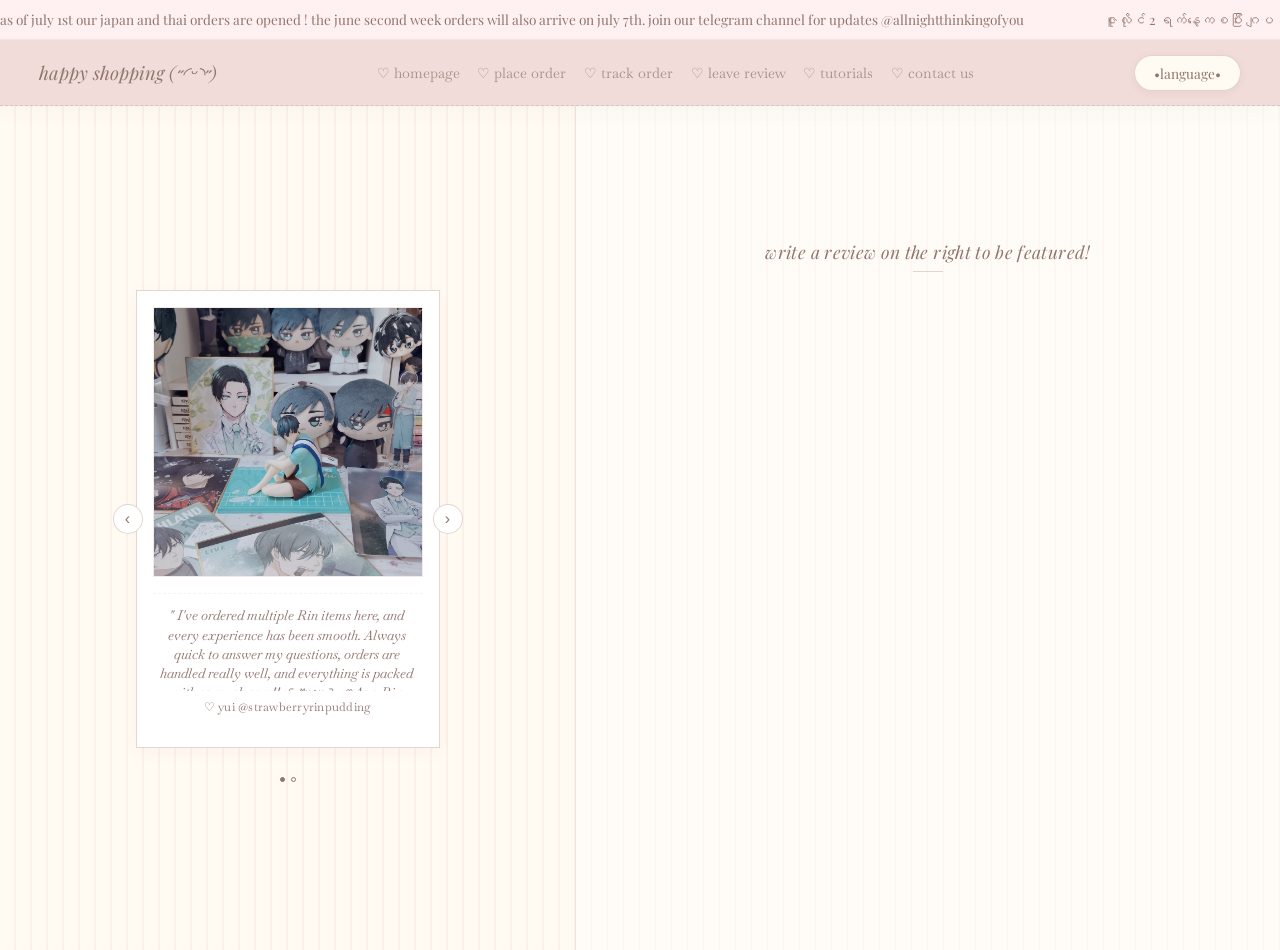
<file: review/index.html>
<!DOCTYPE html>
<html lang="en">
<head>
    <meta charset="UTF-8">
    <meta name="viewport" content="width=device-width, initial-scale=1.0">
    <title>♡ leave review</title>
    <link rel="preconnect" href="https://fonts.googleapis.com">
    <link rel="preconnect" href="https://fonts.gstatic.com" crossorigin>
    <link href="https://fonts.googleapis.com/css2?family=Baskervville:ital,wght@0,400;1,400&display=swap" rel="stylesheet">
    <link rel="stylesheet" href="/style.css">
    <style>
     

  
         :root {
            --ballet-pink-faint: #fff4f5;
            --ballet-stripe: #fbeee0;
            --crisp-white: #ffffff;
            --frame-gold: #d5b4a9;
            --text-dark: #4a3b39;
            --text-muted: #8e7673;
            
            --pinstripe-pattern: linear-gradient(90deg, #ffffff 0px, #ffffff 6px, #fff5f6 6px, #fff5f6 12px);
        }

        body {
            background-color: var(--bg-porcelain);
            color: var(--text-dark);
            font-family: 'Baskervville', serif;
            font-size: 0.92rem;
            margin: 0;
            padding: 0;
            overflow-x: hidden;
            -webkit-font-smoothing: antialiased;
        }

        .main-container {
            max-width: 1100px;
            margin: 4rem auto 6rem auto;
            padding: 0 2rem;
        }

  
        .review-split-container {
            display: flex;
            flex-direction: row; 
            width: 100%;
            min-height: calc(100vh - 3.5rem);
            box-sizing: border-box;
        }

       
        .left-panel-reviews {
            width: 45%;
            display: flex;
            flex-direction: column;
            align-items: center;
            justify-content: center;
            padding: 2rem 1rem;
            position: relative;
            border-right: 1px solid rgba(235, 211, 213, 0.5);
            box-sizing: border-box;
        }

       
        .right-panel-form {
            width: 55%;
            display: flex;
            flex-direction: column;
            justify-content: center;
            padding: 2rem 1.5rem;
            box-sizing: border-box;
            background-color: rgba(255, 255, 255, 0.4);
        }

        .featured-cta {
            text-align: center;
            font-size: 1.1rem;
            font-style: italic;
            color: var(--accent-antique-rose);
            margin-bottom: 1.5rem;
            letter-spacing: 0.02em;
        }
        
        .featured-cta::after {
            content: '';
            display: block;
            width: 30px;
            height: 1px;
            background: var(--border-soft);
            margin: 0.5rem auto 0 auto;
        }

        .carousel-view-window {
            position: relative;
            width: 100%;
            max-width: 320px;
            margin: 0 auto;
            display: flex;
            align-items: center;
        }

        .polaroid-slider-track-container {
            width: 100%;
            overflow: hidden;
            padding: 1rem 0;
        }

        .polaroid-slider-track {
            display: flex;
            transition: transform 0.5s cubic-bezier(0.25, 1, 0.5, 1);
            width: 100%;
        }

        .polaroid-slide-frame {
            min-width: 100%;
            box-sizing: border-box;
            display: flex;
            justify-content: center;
            padding: 0 8px;
        }

        .polaroid-card {
            background: #ffffff;
            border: 1px solid var(--border-soft);
            padding: 1rem 1rem 2rem 1rem;
            width: 100%;
            box-shadow: 0 4px 15px rgba(184, 115, 116, 0.05);
            position: relative;
            box-sizing: border-box;
        }



        .polaroid-photo-space {
            width: 100%;
            aspect-ratio: 1 / 1; 
            background-color: #faf6f6;
            border: 1px solid rgba(235, 211, 213, 0.4);
            margin-bottom: 1rem;
            overflow: hidden;
            display: flex;
            align-items: center;
            justify-content: center;
        }

        .polaroid-photo-space img {
            width: 100%;
            height: 100%;
            object-fit: cover;
        }

        .polaroid-caption-container {
            border-top: 1px dashed rgba(235, 211, 213, 0.3);
            padding-top: 0.8rem;
            display: flex;
            flex-direction: column;
            justify-content: space-between;
            min-height: 110px;
        }

        .polaroid-review-text {
            font-size: 0.85rem;
            line-height: 1.4;
            color: var(--type-dusty-mauve);
            text-align: center;
            overflow-y: auto;
            max-height: 85px;
            margin: 0 0 0.5rem 0;
            font-style: italic;
            padding-right: 2px;
        }

        .polaroid-review-text::-webkit-scrollbar { width: 2px; }
        .polaroid-review-text::-webkit-scrollbar-thumb { background-color: var(--border-soft); }

        .polaroid-reviewer-signature {
            font-size: 0.75rem;
            color: var(--text-light-sepia);
            text-align: center;
            text-transform: lowercase;
            letter-spacing: 0.02em;
            margin-top: auto;
        }

        .slider-arrow-btn {
            background: #ffffff;
            border: 1px solid var(--border-soft);
            color: var(--type-dusty-mauve);
            width: 30px;
            height: 30px;
            border-radius: 50%;
            cursor: pointer;
            display: flex;
            align-items: center;
            justify-content: center;
            font-size: 1rem;
            position: absolute;
            top: 50%;
            transform: translateY(-50%);
            z-index: 10;
            transition: all 0.2s ease;
        }

        .slider-arrow-btn:hover {
            border-color: var(--accent-antique-rose);
            color: var(--accent-antique-rose);
        }

        .arrow-prev { left: -15px; }
        .arrow-next { right: -15px; }

        .slider-dot-indicators {
            display: flex;
            justify-content: center;
            gap: 6px;
            margin-top: 0.8rem;
        }

        .indicator-dot {
            width: 5px;
            height: 5px;
            border: 1px solid var(--accent-antique-rose);
            background: transparent;
            border-radius: 50%;
            cursor: pointer;
            padding: 0;
        }

        .indicator-dot.is-active {
            background: var(--accent-antique-rose);
        }

        @media (max-width: 768px) {
            .left-panel-reviews {
                width: 42%;
                padding: 1rem 0.5rem;
            }

            .right-panel-form {
                width: 58%;
                padding: 1rem 0.5rem;
            }

            .featured-cta {
                font-size: 0.85rem;
                margin-bottom: 1rem;
            }

            .carousel-view-window {
                max-width: 145px;
            }

            .polaroid-card {
                padding: 0.5rem 0.5rem 1rem 0.5rem;
            }

            .polaroid-photo-space {
                margin-bottom: 0.5rem;
            }

            .polaroid-caption-container {
                min-height: 85px;
                padding-top: 0.4rem;
            }

            .polaroid-review-text {
                font-size: 0.7rem;
                line-height: 1.3;
                max-height: 55px;
            }

            .polaroid-reviewer-signature {
                font-size: 0.65rem;
            }

            .slider-arrow-btn {
                width: 22px;
                height: 22px;
                font-size: 0.8rem;
            }
            .arrow-prev { left: -10px; }
            .arrow-next { right: -10px; }
        }
    </style>
</head>
<body>

  
    <header id="global-header"></header>

    <main class="review-split-container">
        
       
        <section class="left-panel-reviews">
            <div class="carousel-view-window">
                <button class="slider-arrow-btn arrow-prev" onclick="shiftReviewSlide(-1)" aria-label="Previous review">‹</button>
                
                <div class="polaroid-slider-track-container">
                    <div class="polaroid-slider-track" id="reviewTrack">
                        
                    
                        <div class="polaroid-slide-frame">
                            <article class="polaroid-card">
                                <div class="polaroid-photo-space">
                                   
                                    <img src="/review1.jpg" alt="f">
                                </div>
                                <div class="polaroid-caption-container">
                                    <div class="polaroid-review-text">
                                        " I've ordered multiple Rin items here, and every experience has been smooth. Always quick to answer my questions, orders are handled really well, and everything is packed with so much care!! ꒰⁠⑅⁠ᵕ⁠༚⁠ᵕ⁠꒱⁠˖⁠♡ 
As a Rin collector, I really appreciate how safely my merch always arrives. Thank you so much! I'll definitely be ordering every Rin release through you🩵"
                                    </div>
                                    <div class="polaroid-reviewer-signature">♡ yui @strawberryrinpudding </div>
                                </div>
                            </article>
                        </div>

                        <div class="polaroid-slide-frame">
                            <article class="polaroid-card">
                                <div class="polaroid-photo-space">
                                    <img src="/review2.jpg" alt="f">
                                </div>
                                <div class="polaroid-caption-container">
                                    <div class="polaroid-review-text">
                                        "I'm so happy with my order! Everything arrived safely, and the quality of the prints and cards is even better than I expected. The colors are vibrant, the holo cards sparkle beautifully, and the freebies were such a sweet surprise. The packaging was neat and secure, and you can really tell that everything was prepared with care. 

The website was easy to navigate, and I especially loved the shipping fee calculator, it made it really convenient to estimate my order cost before checking out!"
                                    </div>
                                    <div class="polaroid-reviewer-signature">♡ yuri @RxY4ever </div>
                                </div>
                            </article>
                        </div>


                    </div>
                </div>

                <button class="slider-arrow-btn arrow-next" onclick="shiftReviewSlide(1)" aria-label="Next review">›</button>
            </div>

     
            <div class="slider-dot-indicators" id="trackPaginationDots"></div>
        </section>

        <section class="right-panel-form">
            <h1 class="featured-cta">write a review on the right to be featured!</h1>
            
            <div style="width:100%; height:520px;" data-fillout-id="3GvgRnvkseus" data-fillout-embed-type="standard" data-fillout-inherit-parameters data-fillout-dynamic-resize></div>
            <script src="https://server.fillout.com/embed/v1/"></script>
        </section>

    </main>

    <script>
        
        let currentSlideIndex = 0;
        const trackElement = document.getElementById('reviewTrack');
        const slideFrames = document.querySelectorAll('.polaroid-slide-frame');
        const dotsContainer = document.getElementById('trackPaginationDots');

        // Render dynamic pagination nodes
        slideFrames.forEach((_, index) => {
            const dot = document.createElement('button');
            dot.classList.add('indicator-dot');
            if (index === 0) dot.classList.add('is-active');
            dot.setAttribute('aria-label', `Go to review slide ${index + 1}`);
            dot.addEventListener('click', () => jumpToSlide(index));
            dotsContainer.appendChild(dot);
        });

        const activeDots = document.querySelectorAll('.indicator-dot');

        function updateCarouselView() {
            trackElement.style.transform = `translateX(-${currentSlideIndex * 100}%)`;
            activeDots.forEach((dot, idx) => {
                if (idx === currentSlideIndex) {
                    dot.classList.add('is-active');
                } else {
                    dot.classList.remove('is-active');
                }
            });
        }

        function shiftReviewSlide(direction) {
            currentSlideIndex += direction;
            if (currentSlideIndex >= slideFrames.length) currentSlideIndex = 0;
            if (currentSlideIndex < 0) currentSlideIndex = slideFrames.length - 1;
            updateCarouselView();
        }

        function jumpToSlide(targetIndex) {
            currentSlideIndex = targetIndex;
            updateCarouselView();
        }

        window.addEventListener('resize', updateCarouselView);


        /* ─── ORIGINAL HEADERS PARSER DISPATCHER (UNTOUCHED) ─── */
        async function initializeGlobalHeader() {
            const headerContainer = document.getElementById('global-header');
            if (!headerContainer) return;
            try {
                const response = await fetch('/header.html'); 
                if (!response.ok) throw new Error('Header resource load failed');
                const headerHtmlContent = await response.text();
                headerContainer.innerHTML = headerHtmlContent;
                
                let currentPath = window.location.pathname.toLowerCase();
                if (currentPath.endsWith('/')) currentPath = currentPath.slice(0, -1);
                if (currentPath === '') currentPath = '/';
                
                const navLinks = headerContainer.querySelectorAll('.nav-btn');
                navLinks.forEach(link => {
                    const dataPage = link.getAttribute('data-page');
                    if (dataPage && dataPage.toLowerCase() === currentPath) {
                        link.classList.add('active');
                    } else {
                        link.classList.remove('active');
                    }
                });

                const hoverZone = headerContainer.querySelector('.sidebar-hover-zone');
                const trigger = headerContainer.querySelector('.sidebar-trigger');
                if (trigger && hoverZone) {
                    trigger.addEventListener('click', (e) => {
                        e.stopPropagation();
                        hoverZone.classList.toggle('open');
                    });
                    document.addEventListener('click', (e) => {
                        if (!hoverZone.contains(e.target)) {
                            hoverZone.classList.remove('open');
                        }
                    });
                }
            } catch (error) { console.error('Error loading header:', error); }
        }
        document.addEventListener('DOMContentLoaded', initializeGlobalHeader);
    </script>
</body>
</html>
</file>
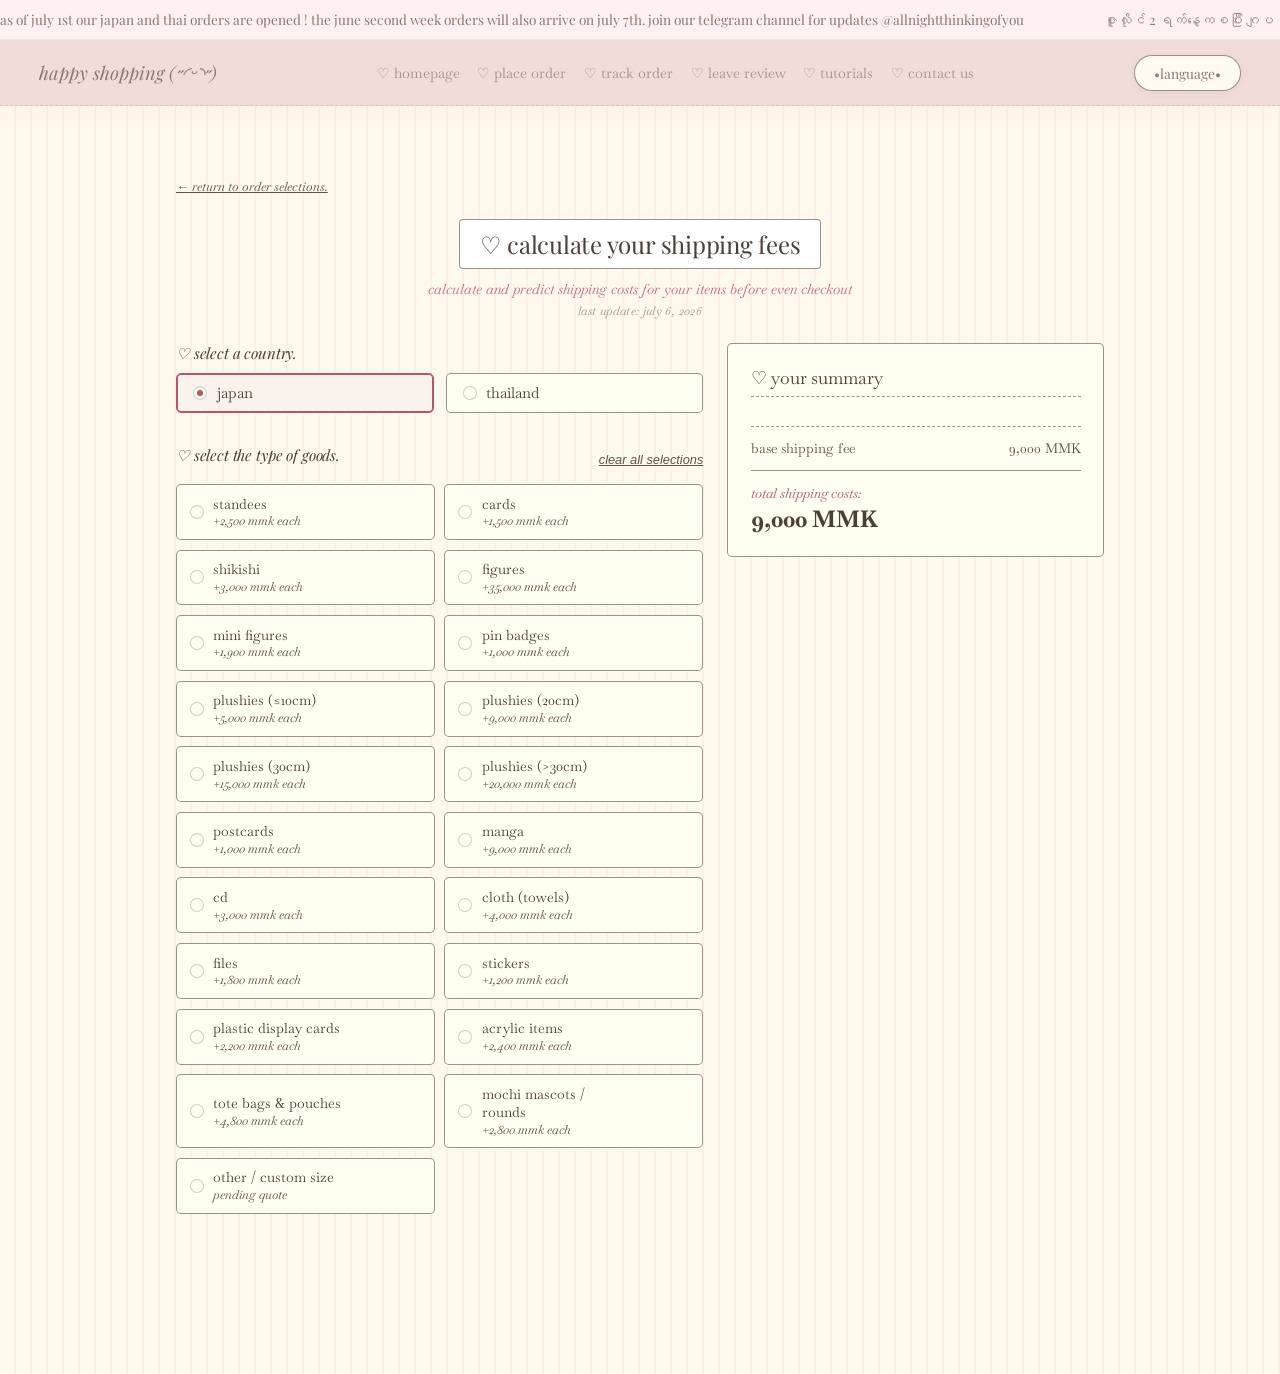
<file: shipping/index.html>
<!DOCTYPE html>
<html lang="en">
<head>
    <meta charset="UTF-8">
    <meta name="viewport" content="width=device-width, initial-scale=1.0">
    <title data-i18n-title="page_title_shipping">♡ shipping calculator   </title>
    <link rel="preconnect" href="https://fonts.googleapis.com">
    <link rel="preconnect" href="https://fonts.gstatic.com" crossorigin>
    <link href="https://fonts.googleapis.com/css2?family=Baskervville:ital,wght@0,400;1,400&display=swap" rel="stylesheet">
    
    <!-- Unified global templates and translations -->
    <script src="/lang-switch.js"></script>
    <script src="/site-header.js"></script>
    <link rel="stylesheet" href="/style.css">
    
    <style>
       :root {
            --bg-cream: #fff9ed;
            --text-dark: #3a302a;
            --text-sepia: #4e3f34;
            --text-espresso: #4e3f34;    
            --text-light-sepia: #645246;
            --accent-rose: #b55568;
            --accent-rose-faint: #f9f2ed; 
            --border-soft: #3a302a85;
            --border-thin: #3a302a10;      
        }

        body {
            background-color: var(--bg-cream);
            color: var(--text-sepia);
            font-family: 'Baskervville', serif;
            font-size: 0.9rem;
            margin: 0;
            padding: 0;
        }

        .top-navigation-bar {
            max-width: 960px;
            margin: 1.5rem auto 0 auto;
            padding: 0 1rem;
        }

        .shipping-header {
            text-align: center;
            max-width: 550px;
            margin: 1.5rem auto 1.5rem auto;
            padding: 0 1rem;
        }
       .shipping-header h1 {
            font-size: 1.5rem;
            font-weight: 400;
            color: var(--text-sepia);
            margin-bottom: 0.3rem;
            letter-spacing: -0.01em;
        }
        .shipping-subtext {
            font-style: italic;
            font-size: 0.88rem;
            color: var(--accent-rose);
            opacity: 0.85;
            margin-top: 0.4rem;
        }
        .update-timestamp {
            font-size: 0.75rem;
            text-transform: lowercase;
            letter-spacing: 0.03em;
            opacity: 0.6;
            margin-top: 0.3rem;
            font-style: italic;
            color: var(--text-light-sepia);
        }

        .calc-container {
            max-width: 960px;
            margin: 0 auto 4rem auto;
            padding: 0 1rem;
            display: grid;
            grid-template-columns: 1.4fr 1fr;
            gap: 1.5rem;
        }
        @media (max-width: 850px) {
            .calc-container {
                grid-template-columns: 1fr;
                gap: 1.5rem;
            }
        }

        .selection-section h3 {
            font-size: 0.95rem;
            font-weight: 400;
            font-style: italic;
            margin-bottom: 0.6rem;
            color: var(--text-sepia);
        }
        
        .section-title-row {
            display: flex;
            justify-content: space-between;
            align-items: center;
            margin-bottom: 0.6rem;
        }
        .action-links-group {
            display: flex;
            gap: 1rem;
            align-items: center;
        }
        .clear-all-link, .back-to-order-link {
            font-size: 0.8rem;
            font-style: italic;
            color: var(--text-light-sepia);
            cursor: pointer;
            text-decoration: underline;
            background: none;
            border: none;
            padding: 0;
        }
        .clear-all-link:hover, .back-to-order-link:hover {
            color: var(--accent-rose);
        }

        .country-selector {
            display: flex;
            gap: 0.75rem;
            margin-bottom: 2rem;
        }
        .country-radio-card {
            flex: 1;
            border: 1px solid var(--border-soft);
            background: #fffff0;
            padding: 0.6rem 1rem;
            border-radius: 5px;
            cursor: pointer;
            display: flex;
            align-items: center;
            gap: 0.6rem;
            font-family: 'Baskervville', serif;
            font-size: 0.95rem;
            color: var(--text-sepia);
            transition: all 0.2s ease;
        }
        .country-radio-card.active {
            border-color: var(--accent-rose);
            background-color: var(--accent-rose-faint);
            box-shadow: inset 0 0 0 1px var(--accent-rose);
        }

        .radio-circle {
            width: 14px;
            height: 14px;
            border-radius: 50%;
            border: 1px solid rgba(107, 90, 80, 0.3);
            display: flex;
            align-items: center;
            justify-content: center;
            background: #fffff0;
            flex-shrink: 0;
            transition: all 0.2s ease;
        }
        .country-radio-card.active .radio-circle::after,
        .goods-card.selected .radio-circle::after {
            content: '';
            width: 6px;
            height: 6px;
            background: var(--accent-rose);
            border-radius: 50%;
        }

        .goods-grid {
            display: grid;
            grid-template-columns: 1fr 1fr;
            gap: 0.6rem;
        }
        @media (max-width: 550px) {
            .goods-grid {
                grid-template-columns: 1fr;
            }
        }
        .goods-card {
            border: 1px solid var(--border-soft);
            background: #fffff0;
            padding: 0.6rem 0.8rem;
            border-radius: 5px;
            display: flex;
            align-items: center;
            justify-content: space-between;
            transition: all 0.2s ease;
            user-select: none;
        }
        .goods-card.selected {
            border-color: var(--accent-rose);
            background-color: var(--accent-rose-faint);
        }

        .goods-clickable-wrapper {
            display: flex;
            align-items: center;
            gap: 0.6rem;
            cursor: pointer;
            flex: 1;
            padding-right: 0.25rem;
        }
        .goods-info-block {
            display: flex;
            flex-direction: column;
            gap: 0.05rem;
        }
        .goods-name {
            font-size: 0.88rem;
            color: var(--text-sepia);
        }
        .goods-price-tag {
            font-size: 0.78rem;
            color: var(--text-light-sepia);
            font-style: italic;
        }

        .quantity-widget {
            display: flex;
            align-items: center;
            gap: 0.4rem;
            opacity: 0;
            visibility: hidden;
            transform: translateX(3px);
            transition: all 0.15s ease;
        }
        .goods-card.selected .quantity-widget {
            opacity: 1;
            visibility: visible;
            transform: translateX(0);
        }
        .qty-action-btn {
            background: #fffff0;
            border: 1px solid var(--border-soft);
            width: 18px;
            height: 18px;
            border-radius: 3px;
            cursor: pointer;
            font-family: inherit;
            font-size: 0.75rem;
            display: flex;
            align-items: center;
            justify-content: center;
            color: var(--text-sepia);
        }
        .qty-action-btn:hover {
            background-color: rgba(107, 90, 80, 0.05);
        }
        .qty-current-value {
            font-size: 0.85rem;
            min-width: 10px;
            text-align: center;
            color: var(--accent-rose);
        }

        .sticky-summary-panel {
            position: sticky;
            top: 60px;
            height: fit-content;
        }
        .summary-card {
            border: 1px solid var(--border-soft);
            background: #fffff0;
            padding: 1.4rem;
            border-radius: 5px;
        }
        .summary-title {
            font-family: 'Baskervville', serif;
            font-size: 1.1rem;
            font-weight: 400;
            margin-bottom: 1rem;
            color: var(--text-sepia);
            border-bottom: 1px dashed var(--border-soft);
            padding-bottom: 0.4rem;
        }
        .manifest-breakdown {
            max-height: 150px;
            overflow-y: auto;
            margin-bottom: 0.8rem;
        }
        .breakdown-row {
            display: flex;
            justify-content: space-between;
            font-size: 0.85rem;
            margin-bottom: 0.5rem;
            color: var(--text-light-sepia);
        }
        .total-box {
            border-top: 1px solid var(--border-soft);
            padding-top: 0.8rem;
            margin-top: 0.8rem;
            display: flex;
            flex-direction: column;
            gap: 0.1rem;
        }
        .total-label {
            font-size: 0.85rem;
            font-style: italic;
            color: var(--accent-rose);
        }
        .total-amount {
            font-size: 1.45rem; 
            font-weight: bold;
            color: var(--text-sepia);
            font-family: 'Baskervville', serif;
        }
    </style>
</head>
<body>

    <header id="global-header" class="site-header fade-up"></header>

    <main class="main-container fade-up delay-1">
        <div class="top-navigation-bar">
            <a href="/order" class="back-to-order-link" data-i18n="shipping_return_link">← return to order selections.</a>
        </div>

        <div class="shipping-header">
            <h1 data-i18n="shipping_main_title">♡ calculate your shipping fees </h1>
            <p class="shipping-subtext" data-i18n="shipping_main_subtitle">calculate and predict shipping costs for your items before even checkout</p>
            <div class="update-timestamp" id="live-date-stamp">last update: 06/20/2026</div>
        </div>

        <div class="calc-container fade-up delay-2">
            <div class="selection-section">
                <h3 data-i18n="shipping_select_country_header">♡ select a country.</h3>
                <div class="country-selector">
                    <button type="button" class="country-radio-card active" id="btn-japan" onclick="setCountry('japan')">
                        <div class="radio-circle"></div>
                        <span data-i18n="shipping_country_jp">japan</span>
                    </button>
                    <button type="button" class="country-radio-card" id="btn-thailand" onclick="setCountry('thailand')">
                        <div class="radio-circle"></div>
                        <span data-i18n="shipping_country_th">thailand</span>
                    </button>
                </div>

                <div class="section-title-row">
                    <h3 data-i18n="shipping_select_goods_header">♡ select the type of goods.</h3>
                    <div class="action-links-group">
                        <button type="button" class="clear-all-link" onclick="clearAllSelections()" data-i18n="shipping_clear_btn">clear all selections</button>
                    </div>
                </div>
                <div class="goods-grid" id="goods-container"></div>
            </div>

            <div class="sticky-summary-panel">
                <div class="summary-card">
                    <h3 class="summary-title" data-i18n="shipping_summary_title">♡ your summary </h3>
                    
                    <div class="manifest-breakdown" id="manifest-list"></div>

                    <div class="breakdown-row" style="border-top: 1px dashed var(--border-soft); padding-top: 0.8rem;">
                        <span data-i18n="shipping_summary_base_label">base collection fee</span>
                        <span id="summary-base-fee">0 MMK</span>
                    </div>

                    <div class="total-box">
                        <span class="total-label" data-i18n="shipping_summary_total_label">total shipping costs:</span>
                        <span class="total-amount" id="summary-grand-total">0 MMK</span>
                    </div>
                </div>
            </div>
        </div>
    </main>

    <script>
        const baseFees = { japan: 9000, thailand: 4500 };

        // Catalog items fix here
        const itemCatalog = [
            { id: 'standees', name: 'standees', jpPrice: 2500, thPrice: 1500 },
            { id: 'cards', name: 'cards', jpPrice: 1500, thPrice: 1000 },
            { id: 'shikishi', name: 'shikishi', jpPrice: 3000, thPrice: 1800 },
            { id: 'figures', name: 'figures', jpPrice: 35000, thPrice: 30000 },
            { id: 'minifigures', name: 'mini figures', jpPrice: 1900, thPrice: 1400 },
            { id: 'badges', name: 'pin badges', jpPrice: 1000, thPrice: 1000 },
            { id: 'plushies10', name: 'plushies (≤10cm)', jpPrice: 5000, thPrice: 4000 },
            { id: 'plushies20', name: 'plushies (20cm)', jpPrice: 9000, thPrice: 7000 },
            { id: 'plushies30', name: 'plushies (30cm)', jpPrice: 15000, thPrice: 13000 },
            { id: 'plushiesMore', name: 'plushies (>30cm)', jpPrice: 20000, thPrice: 20000 },
            { id: 'postcards', name: 'postcards', jpPrice: 1000, thPrice: 1000 },
            { id: 'manga', name: 'manga', jpPrice: 9000, thPrice: 8000 },
            { id: 'cd', name: 'cd', jpPrice: 3000, thPrice: 2000 },
            { id: 'cloth', name: 'cloth (towels)', jpPrice: 4000, thPrice: 2500 },
            { id: 'files', name: 'files', jpPrice: 1800, thPrice: 1100 },
            { id: 'stickers', name: 'stickers', jpPrice: 1200, thPrice: 800 },
            { id: 'plasticDisplay', name: 'plastic display cards', jpPrice: 2200, thPrice: 1400 },
            { id: 'acrylicItems', name: 'acrylic items', jpPrice: 2400, thPrice: 1600 },
            { id: 'toteBags', name: 'tote bags & pouches', jpPrice: 4800, thPrice: 3200 },
            { id: 'mochiMascots', name: 'mochi mascots / rounds', jpPrice: 2800, thPrice: 1900 },
            { id: 'other', name: 'other / custom size', jpPrice: 0, thPrice: 0 }
        ];

        let activeCountry = 'japan';
        let selectedItems = {}; 

function applyLiveTimestamp() {
    const dateOptions = { year: 'numeric', month: 'long', day: 'numeric' };
    
    const customDate = new Date('2026-07-06'); 
    
    const formattedToday = customDate.toLocaleDateString('en-US', dateOptions);
    const prefix = window.getI18nText ? window.getI18nText('shipping_last_update') : "last update:";
    document.getElementById('live-date-stamp').innerText = `${prefix} ${formattedToday}`;
}

        function generateGoodsGrid() {
            const container = document.getElementById('goods-container');
            container.innerHTML = '';

            itemCatalog.forEach(item => {
                const price = activeCountry === 'japan' ? item.jpPrice : item.thPrice;
                const isSelected = selectedItems[item.id] !== undefined;
                const currentQty = isSelected ? selectedItems[item.id] : 1;
                
                // Fetch localized dynamic name if mapping key exists
                let translatedItemName = item.name;
                if (window.getI18nText) {
                    translatedItemName = window.getI18nText(`catalog_item_${item.id}`) || item.name;
                }

                const card = document.createElement('div');
                card.className = `goods-card ${isSelected ? 'selected' : ''}`;
                card.id = `card-${item.id}`;

                let costString = price === 0 ? 'pending quote' : '+' + price.toLocaleString() + ' mmk each';
                if (window.getI18nText && price === 0) {
                    costString = window.getI18nText('catalog_pending_quote') || 'pending quote';
                } else if (window.getI18nText) {
                    costString = `+${price.toLocaleString()} ${window.getI18nText('catalog_mmk_each') || 'mmk each'}`;
                }

                card.innerHTML = `
                    <div class="goods-clickable-wrapper" onclick="toggleItemSelect('${item.id}')">
                        <div class="radio-circle"></div>
                        <div class="goods-info-block">
                            <span class="goods-name">${translatedItemName}</span>
                            <span class="goods-price-tag">${costString}</span>
                        </div>
                    </div>
                    <div class="quantity-widget">
                        <button type="button" class="qty-action-btn" onclick="adjustQty('${item.id}', -1)">-</button>
                        <span class="qty-current-value" id="qty-display-${item.id}">${currentQty}</span>
                        <button type="button" class="qty-action-btn" onclick="adjustQty('${item.id}', 1)">+</button>
                    </div>
                `;
                container.appendChild(card);
            });
        }

        function setCountry(country) {
            activeCountry = country;
            document.getElementById('btn-japan').classList.toggle('active', country === 'japan');
            document.getElementById('btn-thailand').classList.toggle('active', country === 'thailand');
            generateGoodsGrid();
            calculateGrandTotal();
        }

        function toggleItemSelect(id) {
            const card = document.getElementById(`card-${id}`);
            if (selectedItems[id] !== undefined) {
                delete selectedItems[id];
                card.classList.remove('selected');
            } else {
                selectedItems[id] = 1;
                card.classList.add('selected');
                document.getElementById(`qty-display-${id}`).innerText = '1';
            }
            calculateGrandTotal();
        }

        function adjustQty(id, change) {
            if (selectedItems[id] === undefined) return;
            let targetNewQty = selectedItems[id] + change;
            
            if (targetNewQty < 1) {
                delete selectedItems[id];
                document.getElementById(`card-${id}`).classList.remove('selected');
            } else {
                selectedItems[id] = targetNewQty;
                document.getElementById(`qty-display-${id}`).innerText = targetNewQty;
            }
            calculateGrandTotal();
        }

        function clearAllSelections() {
            selectedItems = {};
            const cards = document.querySelectorAll('.goods-card');
            cards.forEach(card => card.classList.remove('selected'));
            calculateGrandTotal();
        }

        function calculateGrandTotal() {
            let runningSum = baseFees[activeCountry];
            const manifestList = document.getElementById('manifest-list');
            const baseFeeDisplay = document.getElementById('summary-base-fee');
            const totalDisplay = document.getElementById('summary-grand-total');

            manifestList.innerHTML = '';
            baseFeeDisplay.innerText = `${baseFees[activeCountry].toLocaleString()} MMK`;

            Object.keys(selectedItems).forEach(itemId => {
                const itemMeta = itemCatalog.find(i => i.id === itemId);
                const itemPrice = activeCountry === 'japan' ? itemMeta.jpPrice : itemMeta.thPrice;
                const quantity = selectedItems[itemId];
                const itemTotalCost = itemPrice * quantity;

                runningSum += itemTotalCost;

                let itemNameTrans = itemMeta.name;
                if (window.getI18nText) {
                    itemNameTrans = window.getI18nText(`catalog_item_${itemMeta.id}`) || itemMeta.name;
                }

                let displayCost = itemPrice === 0 ? 'Pending Quote' : '+' + itemTotalCost.toLocaleString() + ' MMK';
                if (window.getI18nText && itemPrice === 0) {
                    displayCost = window.getI18nText('catalog_pending_quote') || 'Pending Quote';
                }

                const breakdownRow = document.createElement('div');
                breakdownRow.className = 'breakdown-row';
                breakdownRow.innerHTML = `
                    <span>${itemNameTrans} (x${quantity})</span>
                    <span>${displayCost}</span>
                `;
                manifestList.appendChild(breakdownRow);
            });

            totalDisplay.innerText = `${runningSum.toLocaleString()} MMK`;
        }

        window.addEventListener('DOMContentLoaded', () => {
            applyLiveTimestamp();
            generateGoodsGrid();
            calculateGrandTotal();
            
            // Listen to dynamic updates if language switch changes active choices mid-session
            document.addEventListener('languageChanged', () => {
                applyLiveTimestamp();
                generateGoodsGrid();
                calculateGrandTotal();
            });
        });
    </script>
</body>
</html>
</file>
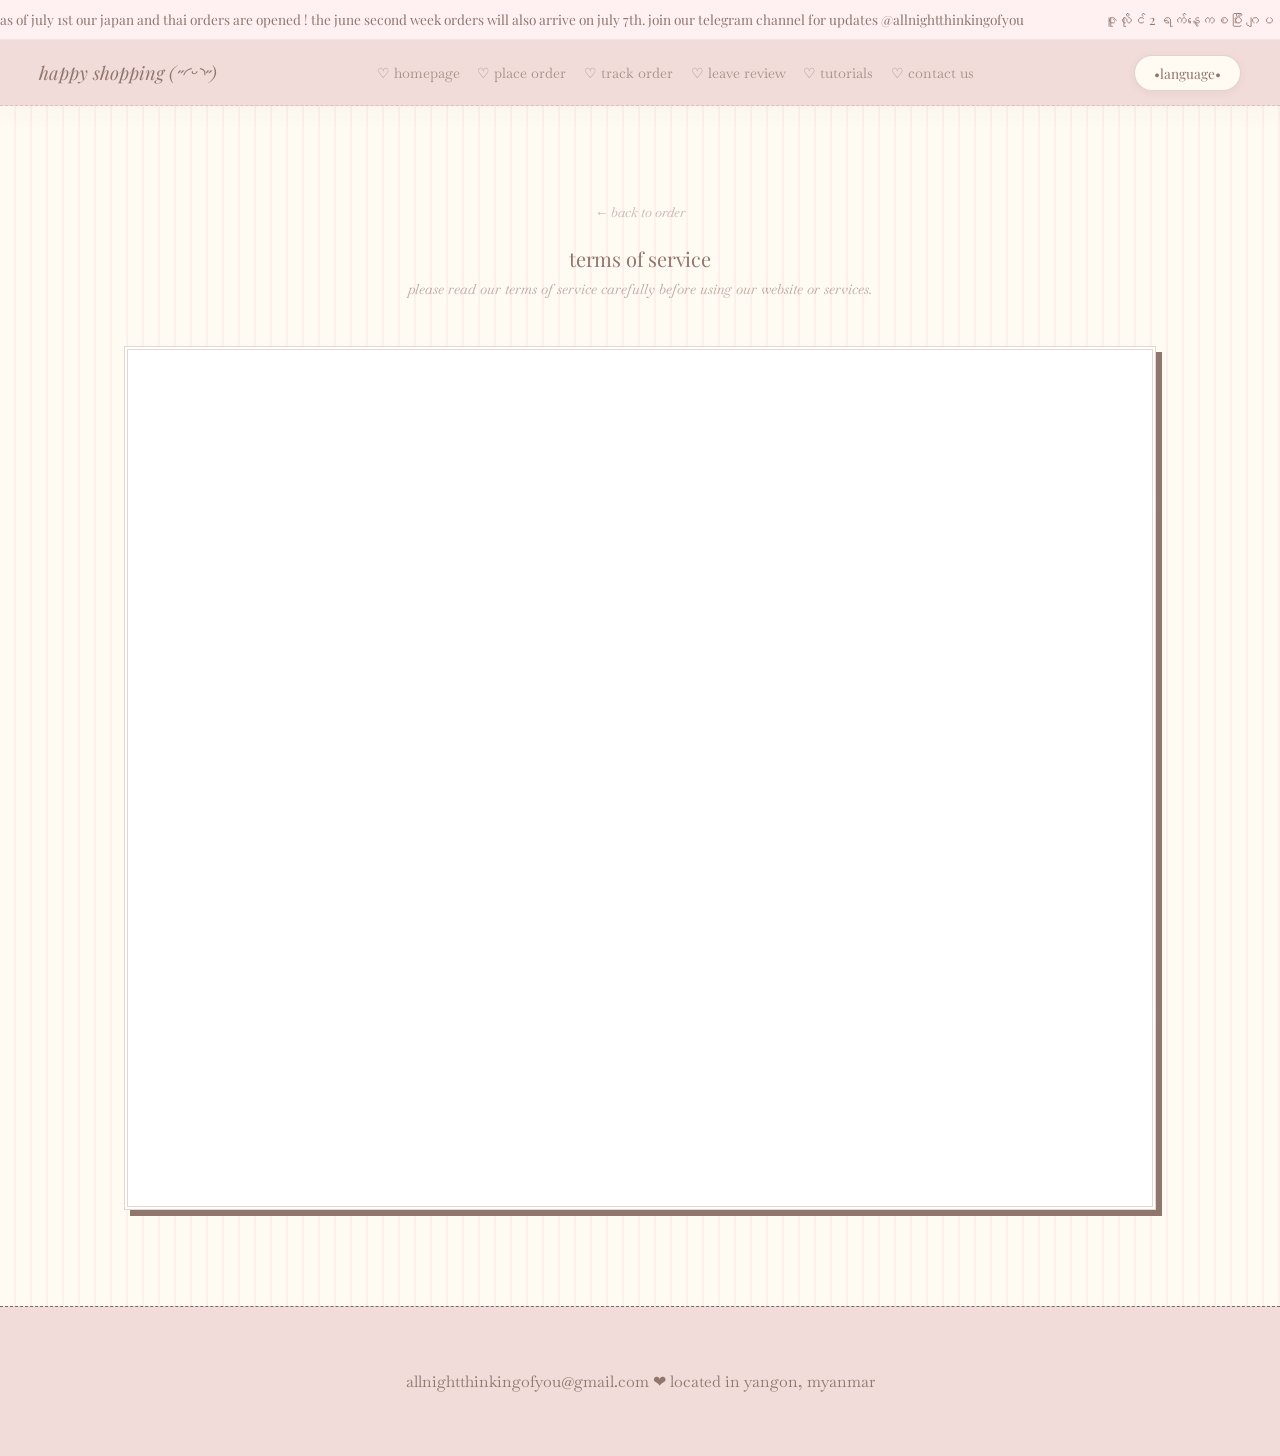
<file: terms/index.html>
<!DOCTYPE html>
<html lang="en">
<head>
    <meta charset="UTF-8">
    <meta name="viewport" content="width=device-width, initial-scale=1.0">
    <title>♡ terms of service</title>
    <link rel="preconnect" href="https://fonts.googleapis.com">
    <link rel="preconnect" href="https://fonts.gstatic.com" crossorigin>
    <link href="https://fonts.googleapis.com/css2?family=Baskervville:ital,wght@0,400;1,400&display=swap" rel="stylesheet">
    <link rel="stylesheet" href="/style.css">
    <style>
        .policy-hero {
            text-align: center;
            max-width: 500px;
            margin: 3rem auto 3rem auto;
            padding: 0 1rem;
        }
        
        .back-link {
            display: inline-block;
            text-decoration: none;
            color: var(--text-sepia);
            font-size: 0.85rem;
            font-style: italic;
            opacity: 0.5;
            margin-bottom: 1.5rem;
            transition: all 0.3s ease;
        }
        .back-link:hover {
            opacity: 1;
            color: var(--accent-rose);
            transform: translateX(-2px);
        }

        .policy-hero h1 {
            font-size: 1.25rem;
            font-weight: 400;
            margin-bottom: 0.5rem;
            color: var(--text-sepia);
            text-transform: lowercase;
        }
        
        .policy-subtext {
            font-style: italic;
            font-size: 0.88rem;
            opacity: 0.6;
        }

        /* The Card Container */
        .white-editorial-card {
            padding: 0.2rem;
            overflow: hidden;
            position: relative;
            background: #ffffff;
        }

  
        .doc-embed-frame {
            width: 100%;
            height: 850px; 
            border: none;
            display: block;
        }

        @media (max-width: 600px) {
            .white-editorial-card {
                height: 600px; 
            }
            .doc-embed-frame {
                width: 142% !important; 
                height: 142% !important;
                transform: scale(0.7); 
                transform-origin: top left;
                position: absolute;
                top: 0;
                left: 0;
            }
            /* im glad this works */
        }
    </style>
</head>
<body>

    <header id="global-header" class="site-header fade-up"></header>

    <main class="main-container fade-up delay-1">
        <section class="policy-hero">
            <a href="/order" class="back-link">← back to order</a>
            
            <h1>terms of service</h1>
            <p class="policy-subtext">please read our terms of service carefully before using our website or services.</p>
        </section>

        <div class="white-editorial-card">
            <iframe 
                src="https://docs.google.com/document/d/e/2PACX-1vTeeP4Ts9_zD0msywib_q1PVNWirIAoBnWJjs5Uig31_hgMKnOzX_d9anPsfZl_tsGHqMB5FQJ1fzsm/pub?embedded=true" 
                class="doc-embed-frame">
            </iframe>
        </div>
    </main>

    <footer class="site-footer fade-up delay-2">
        <p>allnightthinkingofyou@gmail.com ❤︎⁠ located in yangon, myanmar</p>
    </footer>

    <script>
        /* Your original working navigation script untouched! */
        async function initializeGlobalHeader() {
            const headerContainer = document.getElementById('global-header');
            if (!headerContainer) return;
            try {
                const response = await fetch('/header.html'); 
                if (!response.ok) throw new Error('Header resource load failed');
                const headerHtmlContent = await response.text();
                headerContainer.innerHTML = headerHtmlContent;
                
                let currentPath = window.location.pathname.toLowerCase();
                if (currentPath.endsWith('/')) currentPath = currentPath.slice(0, -1);
                if (currentPath === '') currentPath = '/';
                
                const navLinks = headerContainer.querySelectorAll('.nav-btn');
                navLinks.forEach(link => {
                    const dataPage = link.getAttribute('data-page');
                    if (dataPage && dataPage.toLowerCase() === currentPath) {
                        link.classList.add('active');
                    } else {
                        link.classList.remove('active');
                    }
                });

                const hoverZone = headerContainer.querySelector('.sidebar-hover-zone');
                const trigger = headerContainer.querySelector('.sidebar-trigger');
                if (trigger && hoverZone) {
                    trigger.addEventListener('click', (e) => {
                        e.stopPropagation();
                        hoverZone.classList.toggle('open');
                    });
                    document.addEventListener('click', (e) => {
                        if (!hoverZone.contains(e.target)) {
                            hoverZone.classList.remove('open');
                        }
                    });
                }
            } catch (error) { console.error('Error loading header:', error); }
        }
        document.addEventListener('DOMContentLoaded', initializeGlobalHeader)
    </script>
</body>
</html>
</file>
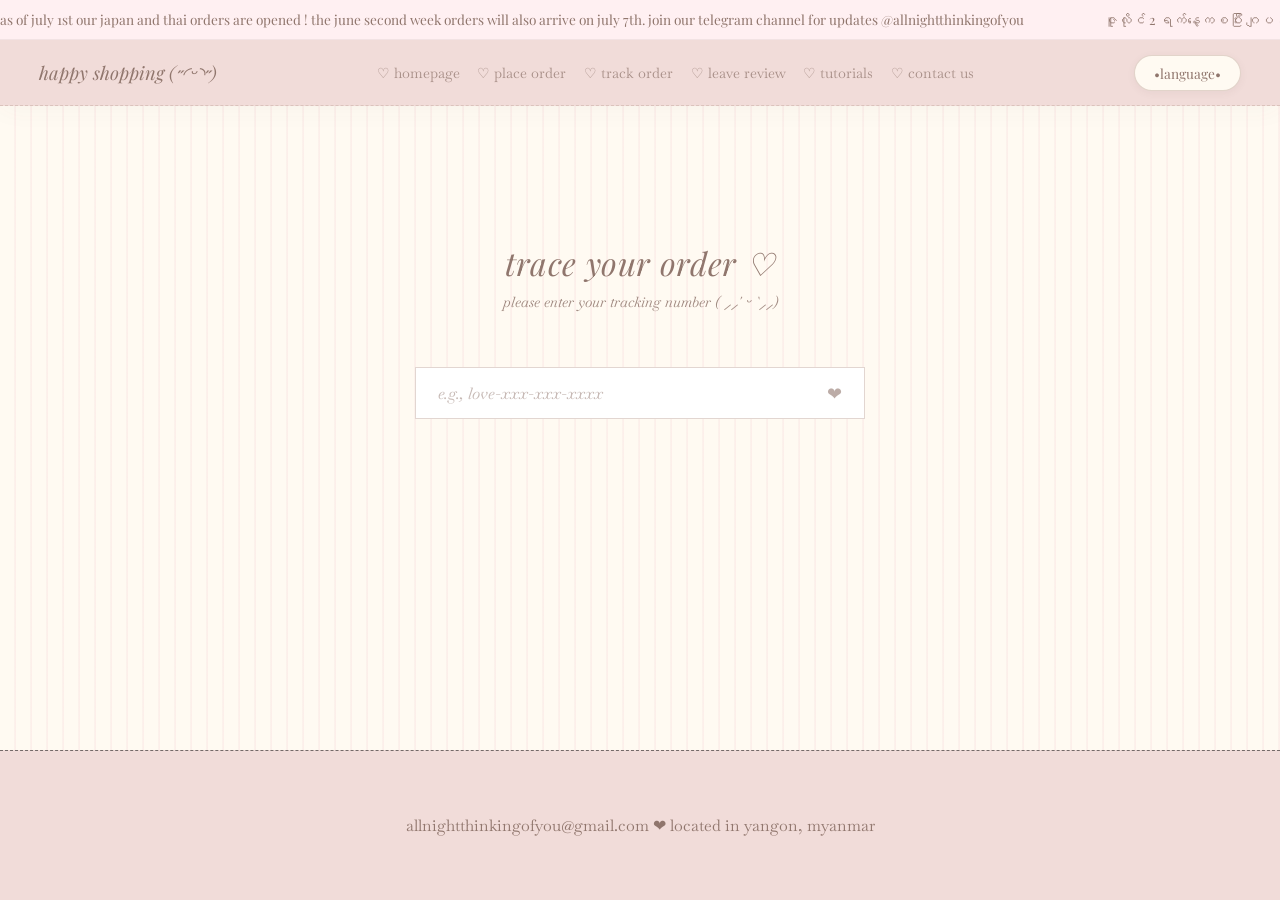
<file: track/index.html>
<!DOCTYPE html>
<html lang="en">
<head>
    <meta charset="UTF-8">
    <meta name="viewport" content="width=device-width, initial-scale=1.0">
    <title data-i18n-title="page_title_track">♡ track order</title>
    <link rel="preconnect" href="https://fonts.googleapis.com">
    <link rel="preconnect" href="https://fonts.gstatic.com" crossorigin>
    <link href="https://fonts.googleapis.com/css2?family=Baskervville:ital,wght@0,400;1,400&display=swap" rel="stylesheet">
    
    <script src="/lang-switch.js"></script>
    <script src="/site-header.js"></script>
    <link rel="stylesheet" href="/style.css">
    
    <style>
        .track-hero {
            text-align: center;
            max-width: 650px;
            margin: 5.5rem auto 3.5rem auto;
            padding: 0 2rem;
        }

        .track-hero h1 {
            font-size: 2rem; 
            font-weight: 400;
            line-height: 1.3;
            margin-bottom: 0.6rem;
            color: var(--text-sepia); 
            text-transform: lowercase;
            font-style: italic;
            letter-spacing: 0.02em;
        }

        .track-hero p {
            font-style: italic;
            font-size: 0.9rem; 
            color: var(--text-light-sepia);
            opacity: 0.85;
        }

        /* Razor-sharp, unshadowed entry layout matching the clean panels in download_2.jpg */
        .luxury-search-input-wrapper {
            display: flex;
            align-items: center;
            justify-content: space-between;
            background-color: #ffffff;
            border: 1px solid var(--border-soft);
            border-radius: 0px;
            max-width: 450px; 
            margin: 0 auto;
            padding: 0.6rem 1.4rem;
            box-shadow: none;
            transition: all 0.4s cubic-bezier(0.16, 1, 0.3, 1);
        }

        .luxury-search-input-wrapper:focus-within {
            border-color: var(--accent-rose);
            outline: 1px dashed rgba(184, 115, 120, 0.3);
            outline-offset: -4px;
        }

        .luxury-input {
            flex: 1;
            background: transparent !important;
            border: none !important;
            outline: none !important;
            box-shadow: none !important;
            font-size: 1rem; 
            font-family: 'Baskervville', serif;
            color: var(--text-sepia);
            padding: 0.3rem 0;
            -webkit-appearance: none;
            appearance: none;
        }

        .luxury-input::placeholder {
            color: var(--text-light-sepia);
            opacity: 0.5;
            font-style: italic;
        }

        .luxury-track-btn {
            background: none !important;
            border: none !important;
            outline: none !important;
            font-family: 'Baskervville', serif;
            font-size: 1.1rem;
            color: var(--text-sepia);
            cursor: pointer;
            padding-left: 1.2rem;
            opacity: 0.6;
            transition: all 0.25s ease;
        }

        .luxury-track-btn:hover { 
            color: var(--accent-rose);
            opacity: 1; 
        }

        #tracking-output-stage {
            max-width: 550px;
            margin: 3.5rem auto 0 auto;
            padding: 0 1.5rem;
        }

        .white-manifest-card {
            background-color: #ffffff;
            background-image: repeating-linear-gradient(90deg, transparent, transparent 14px, rgba(235, 211, 213, 0.12) 14px, rgba(235, 211, 213, 0.12) 15px);
            border: 1px solid var(--border-soft);
            border-radius: 0px;
            padding: 2.5rem 2.2rem;
            box-shadow: none;
            position: relative;
            animation: cardReveal 0.6s cubic-bezier(0.215, 0.610, 0.355, 1) forwards;
        }

        .white-manifest-card::after {
            content: '';
            position: absolute;
            top: 6px;
            left: 6px;
            right: 6px;
            bottom: 6px;
            border: 1px dashed rgba(184, 115, 120, 0.2);
            pointer-events: none;
        }

        @keyframes cardReveal {
            from { opacity: 0; transform: translateY(12px); }
            to { opacity: 1; transform: translateY(0); }
        }

        .luxury-timeline {
            list-style: none;
            position: relative;
            padding-left: 0;
            margin: 1.5rem 0 0.5rem 0;
        }

        .luxury-timeline::before {
            content: '';
            position: absolute;
            left: 14px; 
            top: 14px;
            bottom: 14px;
            width: 0px;
            border-left: 1px dashed var(--border-soft);
            background: none;
            z-index: 1;
        }

        .timeline-node {
            display: flex;
            align-items: flex-start;
            position: relative;
            margin-bottom: 2.5rem;
            opacity: 0;
            transform: translateY(12px);
            animation: nodeReveal 0.6s cubic-bezier(0.25, 1, 0.5, 1) forwards;
        }

        .timeline-node:last-child {
            margin-bottom: 0;
        }

        @keyframes nodeReveal {
            to { opacity: 1; transform: translateY(0); }
        }

        .node-heart-marker {
            width: 28px;
            height: 28px;
            display: flex;
            align-items: center;
            justify-content: center;
            margin-right: 18px; 
            margin-top: -2px;
            flex-shrink: 0;
            z-index: 2;
            background: #ffffff;
            border: 1px solid var(--border-soft);
            user-select: none;
        }

        .node-heart-marker .heart-svg {
            width: 10px; 
            height: 10px;
            fill: var(--text-light-sepia);
            opacity: 0.3;
            transition: all 0.4s ease;
        }

        .timeline-node.passed-step {
            opacity: 0.5 !important;
        }
        .timeline-node.passed-step .node-heart-marker {
            background: var(--porcelain-bg);
            border-color: rgba(235, 211, 213, 0.6);
        }

        .timeline-node.current-step {
            opacity: 1 !important;
        }
        
        .timeline-node.current-step .node-heart-marker {
            border-color: var(--accent-rose);
            outline: 1px solid var(--accent-rose);
            outline-offset: -3px;
        }

        .timeline-node.current-step .heart-svg {
            opacity: 1;
            fill: var(--accent-rose);
        }

        .node-content h4 {
            font-size: 0.95rem; 
            font-weight: 400;
            text-transform: lowercase;
            color: var(--text-sepia);
            line-height: 1.4;
        }
        
        .timeline-node.current-step .node-content h4 {
            color: var(--accent-rose);
            font-weight: 400; 
            font-style: italic; 
        }
    </style>
</head>
<body>

    <header id="global-header" class="site-header fade-up"></header>

    <main class="main-container fade-up delay-1">
        <div class="track-hero">
            <h1 data-i18n="track_hero_title">trace your order ♡</h1>
            <p data-i18n="track_hero_subtitle">please enter your tracking number ( ⸝⸝´ ᵕ `⸝⸝) </p>
        </div>
        
        <div class="luxury-search-input-wrapper">
            <input type="text" id="tracking-input" class="luxury-input" data-i18n-placeholder="track_input_placeholder" placeholder="e.g., love-xxx-xxx-xxxx" autocomplete="off" spellcheck="false">
            <button class="luxury-track-btn" onclick="executeParcelLookup()">❤︎⁠</button>
        </div>

        <section id="tracking-output-stage"></section>
    </main>

    <footer class="site-footer fade-up delay-2">
        <p data-i18n="global_footer_info">allnightthinkingofyou@gmail.com ❤︎⁠ located in yangon, myanmar</p>
    </footer>

    <script>
        /* ----------------------------------------------------
          DONTTOUCHDONTTOUCH
           ---------------------------------------------------- */
        const GIST_API_URL = 'https://api.github.com/gists/ca5d21e00e393f5d4bd1d1f2936f4305';

        // 🎀 Map configuration matching translation system keys completely
        const TRACKING_PIPELINE = [
            { id: "placed", i18nKey: "track_step_placed", label: "order placed" },
            { id: "purchased", i18nKey: "track_step_purchased", label: "purchased" },
            { id: "warehouse", i18nKey: "track_step_warehouse", label: "arrived at warehouse" },
            { id: "transit", i18nKey: "track_step_transit", label: "in transit to myanmar" },
            { id: "yangon", i18nKey: "track_step_yangon", label: "arrived in yangon" },
            { id: "outfordelivery", i18nKey: "track_step_outfordelivery", label: "out for delivery" },
            { id: "delivered", i18nKey: "track_step_delivered", label: "delivered" }
        ];
        
        function getSpreadsheetNote(record, stepId) {
            const targetColumnKey = ("note" + stepId).toLowerCase();
            for (let key in record) {
                if (key.toLowerCase() === targetColumnKey) {
                    return record[key] ? String(record[key]).trim() : "";
                }
            }
            return "";
        }

        async function executeParcelLookup() {
            const searchField = document.getElementById('tracking-input');
            const outputStage = document.getElementById('tracking-output-stage');
            const rawInput = searchField.value.trim();

            if (!rawInput) {
                const promptMsg = window.getI18nText ? window.getI18nText('track_msg_empty') : "please enter a tracking identification sequence ♡ ";
                outputStage.innerHTML = `<p style="text-align:center; font-size:0.85rem; font-style:italic; color: var(--text-light-sepia); opacity:0.6; padding-top:2rem;">${promptMsg}</p>`;
                return;
            }

            const waitMsg = window.getI18nText ? window.getI18nText('track_msg_wait') : "please wait ♡";
            outputStage.innerHTML = `<p style="text-align:center; font-size:0.85rem; font-style:italic; color: var(--text-light-sepia); opacity:0.6; padding-top:2rem;">${waitMsg}</p>`;
            const sanitizedLookupKey = rawInput.replace(/[^a-zA-Z0-9]/g, "").toLowerCase();

            try {
                const response = await fetch(GIST_API_URL + '?nocache=' + new Date().getTime());
                if (!response.ok) {
                    const unavailMsg = window.getI18nText ? window.getI18nText('track_msg_unavailable') : "unavailable ♡ ";
                    throw new Error(unavailMsg);
                }
                
                const gistWrapper = await response.json();
                const remoteDatabase = JSON.parse(gistWrapper.files["orders.json"].content);
                
                const matchedRecord = remoteDatabase.find(record => {
                    if (!record.trackingCode) return false;
                    const normalizedRecordKey = String(record.trackingCode).replace(/[^a-zA-Z0-9]/g, "").toLowerCase();
                    return normalizedRecordKey === sanitizedLookupKey;
                });

                if (!matchedRecord) {
                    const notFoundTitle = window.getI18nText ? window.getI18nText('track_msg_not_found') : "we cannot find your tracking code ( • ᴖ • ｡) ";
                    const notFoundSub = window.getI18nText ? window.getI18nText('track_msg_not_found_hint') : "are you sure it's correct?";
                    outputStage.innerHTML = `
                        <p style="text-align:center; font-size:0.9rem; font-style:italic; color: var(--text-sepia); opacity:0.8; padding-top:2rem;">
                            ${notFoundTitle}
                            <br><span style="font-size: 0.8rem; opacity: 0.5; font-style: normal; color: var(--text-light-sepia);">${notFoundSub}</span>
                        </p>`;
                    return;
                }

                const sheetStatusRaw = String(matchedRecord.status).trim().toLowerCase();
                const pipelineLabels = TRACKING_PIPELINE.map(p => p.label);
                let currentMilestoneIndex = pipelineLabels.indexOf(sheetStatusRaw);
                
                if (currentMilestoneIndex === -1 && sheetStatusRaw !== "") {
                    if (sheetStatusRaw.includes("delivered")) currentMilestoneIndex = 6;
                    else if (sheetStatusRaw.includes("outfordelivery") || sheetStatusRaw.includes("delivered")) currentMilestoneIndex = 5;
                    else if (sheetStatusRaw.includes("yangon")) currentMilestoneIndex = 4;
                    else if (sheetStatusRaw.includes("transit") || sheetStatusRaw.includes("route")) currentMilestoneIndex = 3;
                    else if (sheetStatusRaw.includes("arrived") || sheetStatusRaw.includes("warehouse")) currentMilestoneIndex = 2;
                    else if (sheetStatusRaw.includes("purchased") || sheetStatusRaw.includes("bought")) currentMilestoneIndex = 1;
                    else if (sheetStatusRaw.includes("placed") || sheetStatusRaw.includes("ordered")) currentMilestoneIndex = 0;
                    else currentMilestoneIndex = 0; 
                }

                let structuralTimelineMarkup = `<ul class="luxury-timeline">`;
                
                TRACKING_PIPELINE.forEach((step, stepIdx) => {
                    let contextualStateClass = "timeline-node";

                    if (stepIdx < currentMilestoneIndex) {
                        contextualStateClass += " passed-step";
                    } else if (stepIdx === currentMilestoneIndex) {
                        contextualStateClass += " current-step";
                    }

                    let descriptiveSubtext = getSpreadsheetNote(matchedRecord, step.id);
                    let stepDelayTime = (stepIdx * 0.12) + "s";
                    
                    // Pull translation through key configuration fallback layout
                    let displayLabel = step.label;
                    if (window.getI18nText) {
                        displayLabel = window.getI18nText(step.i18nKey) || step.label;
                    }

                    structuralTimelineMarkup += `
                        <li class="${contextualStateClass}" style="animation-delay: ${stepDelayTime};">
                            <div class="node-heart-marker">
                                <svg class="heart-svg" viewBox="0 0 24 24">
                                    <path d="M12 21.35l-1.45-1.32C5.4 15.36 2 12.28 2 8.5 2 5.42 4.42 3 7.5 3c1.74 0 3.41.81 4.5 2.09C13.09 3.81 14.76 3 16.5 3 19.58 3 22 5.42 22 8.5c0 3.78-3.4 6.86-8.55 11.54L12 21.35z"/>
                                </svg>
                            </div>
                            <div class="node-content">
                                <h4 data-i18n="${step.i18nKey}">${stepIdx === currentMilestoneIndex ? matchedRecord.status : displayLabel}</h4>
                                ${descriptiveSubtext ? `<p style="font-style: italic; margin-top: 0.15rem; opacity: 0.65; font-size: 0.8rem; color: var(--text-light-sepia);">${descriptiveSubtext}</p>` : ''}
                            </div>
                        </li>
                    `;
                });
                
                structuralTimelineMarkup += `</ul>`;

                const trackingHeaderLabel = window.getI18nText ? window.getI18nText('track_msg_code_prefix') : " your tracking code is ♡ ";
                const trackingUpdateLabel = window.getI18nText ? window.getI18nText('track_msg_last_updated') : "last updated: ";
                const fallbackTime = window.getI18nText ? window.getI18nText('track_msg_recently') : "recently";
                const atLabel = window.getI18nText ? window.getI18nText('track_msg_at') : "at ";

                outputStage.innerHTML = `
                    <div class="white-manifest-card">
                        <div class="order-meta-card" style="margin-bottom: 2rem; border-bottom: 1px solid var(--border-soft); padding-bottom: 1rem;">
                            <h2 style="font-size: 1.25rem; font-weight: 400; color: var(--text-sepia); text-transform: lowercase; letter-spacing: -0.01em;">${trackingHeaderLabel}${matchedRecord.trackingCode}</h2>
                            <span style="font-size:0.8rem; color: var(--text-light-sepia); opacity:0.6; font-style: italic;">${trackingUpdateLabel}${matchedRecord.lastdate || fallbackTime}${matchedRecord.lasttime ? ` ${atLabel}${matchedRecord.lasttime}` : ''}</span>
                        </div>
                        ${structuralTimelineMarkup}
                    </div>
                `;
            } catch (err) {
                console.error(err);
                const netErr = window.getI18nText ? window.getI18nText('track_msg_network_error') : "network connection issue. ";
                const netErrSub = window.getI18nText ? window.getI18nText('track_msg_network_hint') : "could not retrieve data securely.";
                outputStage.innerHTML = `
                    <p style="text-align:center; font-style:italic; font-size: 0.9rem; color: var(--text-sepia); opacity: 0.8; padding-top:2rem;">
                        ${netErr} 
                        <br><span style="font-size: 0.8rem; font-style: normal; opacity: 0.6; color: var(--text-light-sepia);">${netErrSub}</span>
                    </p>`;
            }
        }

        document.getElementById('tracking-input').addEventListener('keypress', function (event) {
            if (event.key === 'Enter') {
                executeParcelLookup();
            }
        });

        window.addEventListener('DOMContentLoaded', () => {
            const URL_PARAMETERS = new URLSearchParams(window.location.search);
            const DIRECT_TRACKING_CODE = URL_PARAMETERS.get('code') || URL_PARAMETERS.get('trackingCode');
            
            if (DIRECT_TRACKING_CODE) {
                const searchField = document.getElementById('tracking-input');
                searchField.value = DIRECT_TRACKING_CODE;
                executeParcelLookup();
            }
        });
    </script>
</body>
</html>
</file>
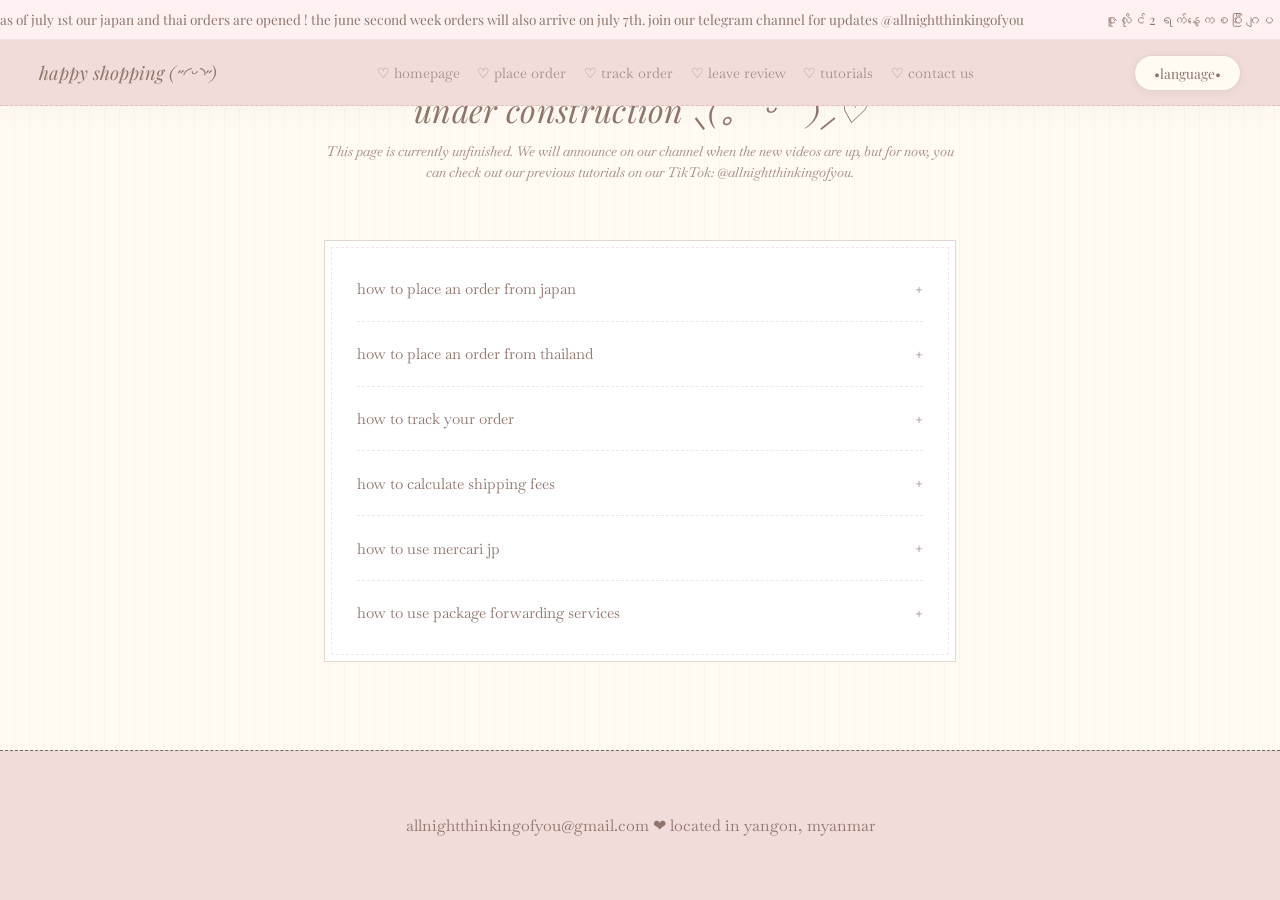
<file: tutorial/index.html>
<!DOCTYPE html>
<html lang="en">
<head>
    <meta charset="UTF-8">
    <meta name="viewport" content="width=device-width, initial-scale=1.0">
    <title data-i18n-title="page_title_tutorial"> ♡ tutorials </title>
    <link rel="preconnect" href="https://fonts.googleapis.com">
    <link rel="preconnect" href="https://fonts.gstatic.com" crossorigin>
    <link href="https://fonts.googleapis.com/css2?family=Baskervville:ital,wght@0,400;1,400&display=swap" rel="stylesheet">
    
   
    <script src="/lang-switch.js"></script>
    <script src="/site-header.js"></script>
    <link rel="stylesheet" href="/style.css">
    
    <style>

        body {
            padding-top: 0rem;
            margin: 0;
            background-color: var(--bg-porcelain);
            color: var(--type-dusty-mauve);
            font-family: 'Baskervville', serif;
            background-image: repeating-linear-gradient(90deg, transparent, transparent 14px, rgba(184, 115, 116, 0.04) 14px, rgba(184, 115, 116, 0.04) 15px);
        }

        #global-header {
            position: fixed;
            top: 0;
            left: 0;
            width: 100%;
            z-index: 1000;
        }

        .tutorial-wrapper { 
            max-width: 680px; 
            margin: 5.5rem auto 5rem auto; 
            padding: 0 1.5rem; 
        }

        .page-title { 
            font-size: 2rem; 
            font-weight: 400; 
            color: var(--type-dusty-mauve); 
            text-align: center; 
            margin-bottom: 0.6rem; 
            letter-spacing: 0.01em; 
            font-style: italic;
            text-transform: lowercase;
        }

        .page-subtitle { 
            font-style: italic; 
            color: var(--text-light-sepia); 
            text-align: center; 
            margin-bottom: 3.5rem; 
            font-size: 0.85rem; 
            line-height: 1.6; 
            opacity: 0.85;
        }

        .tutorial-container { 
            display: flex; 
            flex-direction: column; 
            background: #ffffff;
            border: 1px solid var(--border-soft);
            padding: 1rem 2rem;
            position: relative;
        }

        .tutorial-container::after {
            content: '';
            position: absolute;
            top: 6px;
            left: 6px;
            right: 6px;
            bottom: 6px;
            border: 1px dashed rgba(184, 115, 120, 0.15);
            pointer-events: none;
        }

        .tutorial-item { 
            border-bottom: 1px dashed rgba(235, 211, 213, 0.6); 
        }
        
        .tutorial-item:last-child {
            border-bottom: none;
        }

        .tutorial-trigger { 
            width: 100%; 
            background: none; 
            border: none; 
            display: flex; 
            justify-content: space-between; 
            align-items: center; 
            padding: 1.4rem 0; 
            font-family: 'Baskervville', serif; 
            font-size: 0.95rem; 
            color: var(--type-dusty-mauve); 
            cursor: pointer; 
            text-align: left; 
            text-transform: lowercase;
            transition: all 0.3s ease; 
        }

        .tutorial-trigger:hover { 
            color: var(--accent-antique-rose); 
            padding-left: 4px;
        }

        .tutorial-icon { 
            font-size: 0.9rem; 
            font-weight: 300; 
            color: var(--text-light-sepia); 
            transition: transform 0.4s cubic-bezier(0.16, 1, 0.3, 1); 
        }

        .tutorial-content { 
            max-height: 0; 
            overflow: hidden; 
            transition: max-height 0.4s cubic-bezier(0.16, 1, 0.3, 1), opacity 0.3s ease; 
            opacity: 0; 
        }

        .tutorial-content-inner { 
            padding-bottom: 1.5rem; 
        }

        .tutorial-content p { 
            font-size: 0.85rem; 
            line-height: 1.6; 
            color: var(--text-light-sepia); 
            margin: 0 0 1.2rem 0; 
            font-style: italic;
        }

        .video-embed-container { 
            position: relative; 
            width: 100%; 
            padding-bottom: 56.25%; 
            height: 0; 
            overflow: hidden; 
            border: 1px solid var(--border-soft); 
            background: var(--bg-porcelain); 
        }

        .video-embed-container iframe { 
            position: absolute; 
            top: 0; 
            left: 0; 
            width: 100%; 
            height: 100%; 
            border: 0; 
        }

        /* Active accordion rules transformation */
        .tutorial-item.active .tutorial-trigger {
            color: var(--accent-antique-rose);
            font-style: italic;
        }
        .tutorial-item.active .tutorial-icon { 
            transform: rotate(45deg); 
            color: var(--accent-antique-rose); 
        }
        
        .tutorial-item.active .tutorial-content { 
            opacity: 1; 
        }
    </style>
</head>
<body>

    <header id="global-header" class="site-header"></header>
    
    <main class="tutorial-wrapper fade-up delay-1">
        <h1 class="page-title" data-i18n="tutorial_title">video tutorials ⸜(｡˃ ᵕ ˂ )⸝♡</h1>
        <p class="page-subtitle" data-i18n="tutorial_subtitle">simple video guides to walk you through ordering, tracking,<br>and browsing your favorite storefronts step by step.</p>
        
        <div class="tutorial-container">
            <div class="tutorial-item">
                <button class="tutorial-trigger" onclick="toggleTutorial(this)">
                    <span data-i18n="tutorial_1_title">how to place an order from japan</span>
                    <span class="tutorial-icon">+</span>
                </button>
                <div class="tutorial-content">
                    <div class="tutorial-content-inner">
                        <p data-i18n="tutorial_1_desc">a quick walkthrough on navigating the custom proxy layout, pasting your selected japanese marketplace links, and submitting your order items total safely.</p>
                        <div class="video-embed-container"><iframe src="https://www.youtube.com/embed/dQw4w9WgXcQ" title="how to place order jp" allowfullscreen></iframe></div>
                    </div>
                </div>
            </div>
            
            <div class="tutorial-item">
                <button class="tutorial-trigger" onclick="toggleTutorial(this)">
                    <span data-i18n="tutorial_2_title">how to place an order from thailand</span>
                    <span class="tutorial-icon">+</span>
                </button>
                <div class="tutorial-content">
                    <div class="tutorial-content-inner">
                        <p data-i18n="tutorial_2_desc">learn how to use our live currency conversion calculations to coordinate item rates from custom local storefronts, private sales, and open social media listings.</p>
                        <div class="video-embed-container"><iframe src="https://www.youtube.com/embed/dQw4w9WgXcQ" title="how to place order th" allowfullscreen></iframe></div>
                    </div>
                </div>
            </div>
            
            <div class="tutorial-item">
                <button class="tutorial-trigger" onclick="toggleTutorial(this)">
                    <span data-i18n="tutorial_3_title">how to track your order</span>
                    <span class="tutorial-icon">+</span>
                </button>
                <div class="tutorial-content">
                    <div class="tutorial-content-inner">
                        <p data-i18n="tutorial_3_desc">see how our custom integrated tracking dashboards work so you can safely watch your parcel's route from warehouse storage straight down into yangon.</p>
                        <div class="video-embed-container"><iframe src="https://www.youtube.com/embed/dQw4w9WgXcQ" title="how to track order" allowfullscreen></iframe></div>
                    </div>
                </div>
            </div>
            
            <div class="tutorial-item">
                <button class="tutorial-trigger" onclick="toggleTutorial(this)">
                    <span data-i18n="tutorial_4_title">how to calculate shipping fees</span>
                    <span class="tutorial-icon">+</span>
                </button>
                <div class="tutorial-content">
                    <div class="tutorial-content-inner">
                        <p data-i18n="tutorial_4_desc">an instruction guide breaking down volumetric guidelines, basic target parameters, and how to verify item weights ahead of transit processing.</p>
                        <div class="video-embed-container"><iframe src="https://www.youtube.com/embed/dQw4w9WgXcQ" title="how to calculate shipping fees" allowfullscreen></iframe></div>
                    </div>
                </div>
            </div>
            
            <div class="tutorial-item">
                <button class="tutorial-trigger" onclick="toggleTutorial(this)">
                    <span data-i18n="tutorial_5_title">how to use mercari jp</span>
                    <span class="tutorial-icon">+</span>
                </button>
                <div class="tutorial-content">
                    <div class="tutorial-content-inner">
                        <p data-i18n="tutorial_5_desc">pro tips on isolating pristine secondhand treasures on mercari, recognizing certified merchant review markers, and picking out optimum deals safely.</p>
                        <div class="video-embed-container"><iframe src="https://www.youtube.com/embed/dQw4w9WgXcQ" title="how to use mercari" allowfullscreen></iframe></div>
                    </div>
                </div>
            </div>
            
            <div class="tutorial-item">
                <button class="tutorial-trigger" onclick="toggleTutorial(this)">
                    <span data-i18n="tutorial_6_title">how to use package forwarding services</span>
                    <span class="tutorial-icon">+</span>
                </button>
                <div class="tutorial-content">
                    <div class="tutorial-content-inner">
                        <p data-i18n="tutorial_6_desc">a comprehensive tutorial explaining how to check out independently on overseas apps using our secure address coordinates in saitama and pathumthani.</p>
                        <div class="video-embed-container"><iframe src="https://www.youtube.com/embed/dQw4w9WgXcQ" title="how to use forwarding" allowfullscreen></iframe></div>
                    </div>
                </div>
            </div>
        </div>
    </main>
    
      <footer class="site-footer fade-up delay-2">
        <p data-i18n="global_footer_info">allnightthinkingofyou@gmail.com ❤︎⁠ located in yangon, myanmar</p>
    </footer>

    <script>
        function toggleTutorial(button) {
            const item = button.parentElement;
            const content = button.nextElementSibling;
            const container = item.parentElement;
            container.querySelectorAll('.tutorial-item').forEach(el => {
                if (el !== item && el.classList.contains('active')) {
                    el.classList.remove('active');
                    el.querySelector('.tutorial-content').style.maxHeight = null;
                }
            });
            item.classList.toggle('active');
            if (item.classList.contains('active')) {
                content.style.maxHeight = content.scrollHeight + "px";
            } else {
                content.style.maxHeight = null;
            }
        }
    </script>
</body>
</html>
</file>
<file: style.css>
@import url('https://fonts.googleapis.com/css2?family=Baskervville:ital,wght@0,400;1,400&family=Pinyon+Script&family=Playfair+Display:ital,wght@0,400..900;1,400..900&display=swap');

:root {
    /* ─── EXACT PALETTE FROM image_7da518.jpg ─── */
    --clr-milk-foam: #FFFAF2;
    --clr-vanilla-linen: #F1DCD9;
    --clr-strawberry-milk: #90766D;
    --clr-soft-peach-milk: #00000084;
    --clr-blanced-almond: #bca0966f;
    
    
    --clr-deep-luxury-taupe: #90766D; 

   
    --bg-porcelain: var(--clr-milk-foam);
    --bg-powder-blush: var(--clr-strawberry-milk);
    --bg-vintage-lace: var(--clr-vanilla-linen);
    --accent-tea-rose: var(--clr-soft-peach-milk);
    --accent-antique-rose: var(--clr-strawberry-milk);
    --tone-oat-silk: var(--clr-blanced-almond);
    --type-dusty-mauve: var(--clr-deep-luxury-taupe);

 
    --bg-cream: var(--bg-porcelain);
    --text-dark: var(--type-dusty-mauve);
    --text-sepia: var(--type-dusty-mauve);
    --text-espresso: var(--type-dusty-mauve);
    --text-light-sepia: var(--accent-antique-rose);
    --accent-rose: var(--accent-tea-rose);
    --accent-rose-faint: var(--bg-powder-blush);
    --border-soft: var(--tone-oat-silk);
    --border-thin: rgba(234, 223, 214, 0.4);
}


* {
    box-sizing: border-box;
    margin: 0;
    padding: 0;
}

body {
    background-color: var(--bg-porcelain);
    background-image: repeating-linear-gradient(90deg, transparent, transparent 14px, #f1d9d936 14px, rgba(246, 199, 207, 0.25) 16px);
    color: var(--type-dusty-mauve);
    font-family: 'Baskervville', serif;
    font-size: 0.95rem;
    padding-top: 0;
    min-height: 100vh;
    display: flex;
    flex-direction: column;
}

.main-container {
    max-width: 1080px;
    width: 100%;
    margin: 3rem auto 6rem auto;
    padding: 0 1.5rem;
}


.editorial-title::before,
.welcome-section h1::before,
.about-hero h2::before {
    content: "";
    display: block;
    width: 50px;
    height: 30px;
    margin: 0 auto 0.75rem auto;
    background-repeat: no-repeat;
    background-position: center;
    background-image: url("data:image/svg+xml,%3Csvg xmlns='http://www.w3.org/2000/svg' viewBox='0 0 100 100'%3E%3Cpath fill='%235C4B49' d='M50,45 C40,22 12,22 22,50 C32,78 45,55 50,52 C55,55 68,78 78,50 C88,22 60,22 50,45 Z M50,52 C44,68 32,92 26,92 C20,92 36,70 50,55 Z M50,52 C56,68 68,92 74,92 C80,92 64,70 50,55 Z'/%3E%3C/svg%3E");
}


h1, h2, h3, .editorial-title {
    font-family: 'Playfair Display', serif;
    font-weight: 400;
    letter-spacing: -0.01em;
    color: var(--type-dusty-mauve);
}

.editorial-subtitle, .banner-desc, .tagline {
    font-family: 'Pinyon Script', cursive;
    font-size: 1.6rem !important;
    text-transform: none !important;
    color: var(--type-dusty-mauve) !important;
    letter-spacing: 0 !important;
}



.top-header-navigation {
    position: sticky; 
    top: 0;
    left: 0;
    width: 100%;
    background-color: var(--bg-vintage-lace) !important;
    border-bottom: 1px dashed var(--tone-oat-silk);
    z-index: 99999;
    box-shadow: 0 4px 25px rgba(92, 75, 73, 0.04);
}

.header-inner {
    max-width: 1250px;
    margin: 0 auto;
    padding: 0.9rem 1.5rem;
    display: flex;
    align-items: center;
    justify-content: space-between;
    gap: 1rem;
}

.sidebar-brand {
    font-family: 'Playfair Display', serif;
    font-size: 1.15rem;
    color: var(--type-dusty-mauve);
    font-style: italic;
    white-space: nowrap;
}

.sidebar-links {
    display: flex;
    flex-direction: row;
    align-items: center;
    justify-content: center;
    gap: 1.1rem;
    flex-wrap: wrap;
}

.side-nav-btn {
    text-decoration: none;
    color: var(--type-dusty-mauve);
    font-family: 'Baskervville', serif;
    font-size: 0.9rem;
    opacity: 0.75;
    transition: all 0.25s ease;
    white-space: nowrap;
}

.side-nav-btn:hover, 
.side-nav-btn.active {
    opacity: 1;
    color: var(--accent-antique-rose);
}
/* ─── CLEAN FLOATING DROPDOWN SYSTEM (image_536c5c.png Style) ─── */
.lang-bookmark-trigger {
    position: relative;
    display: inline-flex;
    align-items: center;
    cursor: pointer;
    user-select: none;
}

/* Main Pill Button Face */
.lang-bookmark-tab-face {
    display: flex;
    align-items: center;
    gap: 0.5rem;
    padding: 0.5rem 1.2rem;
    background-color: var(--bg-porcelain);
    border: 1px solid var(--border-soft);
    border-radius: 30px;
    box-shadow: 0 2px 8px rgba(92, 75, 73, 0.06);
    transition: all 0.2s ease;
}

/* Soft text opacity fade on hover */
.lang-bookmark-trigger:hover .lang-bookmark-tab-face {
    opacity: 0.8;
    border-color: var(--type-dusty-mauve);
}

.lang-bookmark-tab-face span {
    font-family: 'Playfair Display', serif;
    font-size: 0.85rem;
    color: var(--type-dusty-mauve);
}

/* Arrow indicator adjustment */
.dropdown-arrow {
    font-size: 0.7rem;
    transition: transform 0.2s ease;
}

/* Rotates arrow upward when open, matching image_536c5c.png */
.lang-bookmark-trigger.active-dropdown .dropdown-arrow {
    transform: rotate(180deg);
}

/* Clean Floating Dropdown Box */
.lang-bookmark-content {
    position: absolute;
    right: 0;
    top: 100%;
    margin-top: 0.5rem;
    background-color: #ffffff;
    border: 1px solid rgba(92, 75, 73, 0.12);
    border-radius: 8px;
    padding: 0.5rem;
    width: 180px;
    box-shadow: 0 8px 24px rgba(92, 75, 73, 0.12); 
    
    /* Hidden state */
    opacity: 0;
    visibility: hidden;
    transform: translateY(-5px);
    transition: opacity 0.2s ease, transform 0.2s ease, visibility 0.2s;
    z-index: 100000;
}

/* Shows dropdown cleanly on toggle activation click */
.lang-bookmark-trigger.active-dropdown .lang-bookmark-content {
    opacity: 1;
    visibility: visible;
    transform: translateY(0);
}

/* Dropdown Menu Item List Layout */
.lang-bookmark-buttons {
    display: flex;
    flex-direction: column;
    gap: 0.25rem;
}

/* Clean Row Buttons inside Menu Box */
.lang-pill-btn {
    background: transparent;
    border: none;
    border-radius: 6px;
    padding: 0.55rem 0.75rem;
    font-family: 'Baskervville', serif;
    font-size: 0.88rem;
    color: var(--type-dusty-mauve);
    cursor: pointer;
    display: flex;
    align-items: center;
    gap: 0.6rem;
    width: 100%;
    text-align: left;
    transition: background-color 0.15s ease;
}

/* Highlights item cleanly when hovered */
.lang-pill-btn:hover {
    background-color: var(--bg-porcelain);
    padding-left: 0.75rem; /* Disabled previous dramatic sliding text shift */
}

.lang-pill-btn .btn-heart {
    font-size: 0.75rem;
    opacity: 0.4;
}

.lang-pill-btn:hover .btn-heart {
    opacity: 1;
}

/* ─── MOBILE INVARIANT RESOLUTION ─── */
@media (max-width: 900px) {
    /* Wipes out bottom drawer logic entirely so it anchors to button layout */
    .lang-bookmark-content {
        position: absolute !important;
        top: 100% !important;
        bottom: auto !important;
        left: auto !important;
        right: 0 !important;
        width: 180px !important;
        transform: translateY(-5px) !important;
    }
    
    .lang-bookmark-trigger.active-dropdown .lang-bookmark-content {
        transform: translateY(0) !important;
    }

    .lang-bookmark-trigger {
        padding-right: 0 !important;
    }
}

@media (max-width: 900px) {
    .header-inner {
        flex-direction: column;
        justify-content: center;
        align-items: center;
        gap: 0.8rem;
        padding: 1.2rem 1rem;
    }

    .sidebar-links {
        gap: 0.5rem 1rem;
        max-width: 500px;
    }

    .side-nav-btn {
        font-size: 0.85rem;
    }

}

/* ─── ASYMMETRICAL EDITORIAL DATA CARDS ─── */
.white-editorial-card {
    background: var(--bg-porcelain);
    border: 4px double var(--tone-oat-silk);
    padding: 2.2rem;
    border-radius: 0px;
    position: relative;
    box-shadow: 6px 6px 0px var(--bg-powder-blush);
    transition: transform 0.3s ease;
}

.dashboard-grid > .white-editorial-card:nth-child(odd) { transform: rotate(-0.5deg); }
.dashboard-grid > .white-editorial-card:nth-child(even) { transform: rotate(0.5deg); }
.white-editorial-card:hover { transform: rotate(0deg) translateY(-2px) !important; }

.country-row-item, .goods-card {
    background: var(--bg-porcelain);
    border: 1px solid var(--accent-tea-rose);
    padding: 1.25rem;
    border-radius: 20px 4px 20px 4px; 
    transition: all 0.3s ease;
}

.country-row-item:hover:not(.disabled), .goods-card.selected {
    border-color: var(--type-dusty-mauve);
    background-color: var(--bg-powder-blush);
    transform: scale(1.01);
}

.country-row-item.disabled {
    opacity: 0.5;
    cursor: not-allowed;
    background: #fcfbfa;
}

.country-row-name {
    font-size: 1.05rem;
    color: var(--text-dark);
    font-weight: 400;
}

.country-row-desc {
    font-size: 0.8rem;
    color: var(--text-light-sepia);
    font-style: italic;
    line-height: 1.4;
}

.country-selector {
    display: flex;
    gap: 0.75rem;
    margin-bottom: 2rem;
}

.country-radio-card {
    flex: 1;
    border: 1px solid var(--border-soft);
    background: #ffffff;
    padding: 0.75rem 1.2rem;
    border-radius: 5px;
    cursor: pointer;
    display: flex;
    align-items: center;
    gap: 0.65rem;
    font-family: 'Baskervville', serif;
    font-size: 0.95rem;
    color: var(--text-sepia);
    transition: all 0.25s ease;
}

.country-radio-card.active {
    border-color: var(--accent-rose);
    background-color: var(--accent-rose-faint);
    box-shadow: inset 0 0 0 1px var(--accent-rose);
}

.radio-circle {
    width: 14px;
    height: 14px;
    border-radius: 50%;
    border: 1px solid rgba(107, 90, 80, 0.3);
    display: flex;
    align-items: center;
    justify-content: center;
    background: #fff;
    flex-shrink: 0;
}

/* ─── CUSTOM FORMS & FORM BUTTONS ─── */
.editorial-input-wrap {
    margin-bottom: 1.25rem;
    display: flex;
    flex-direction: column;
    gap: 0.35rem;
}

.editorial-input-wrap label {
    font-size: 0.8rem;
    font-style: italic;
    color: var(--type-dusty-mauve);
}

.editorial-input-wrap input[type="text"],
.editorial-input-wrap input[type="number"],
.editorial-input-wrap select {
    background: var(--bg-porcelain);
    border: 1px solid var(--tone-oat-silk);
    padding: 0.75rem 1rem;
    font-family: 'Baskervville', serif;
    color: var(--type-dusty-mauve);
    outline: none;
    width: 100%;
}

.editorial-input-wrap input:focus,
.editorial-input-wrap select:focus {
    border-color: var(--type-dusty-mauve);
    background-color: var(--bg-vintage-lace);
}

.custom-file-upload {
    position: relative;
    display: block;
    background: #ffffff;
    border: 1px dashed var(--border-soft);
    padding: 1.4rem;
    text-align: center;
    border-radius: 4px;
    cursor: pointer;
    transition: border-color 0.2s ease, background-color 0.2s ease;
}

.custom-file-upload:hover {
    border-color: var(--accent-rose);
    background-color: var(--accent-rose-faint);
}

.file-upload-text {
    font-size: 0.82rem;
    color: var(--text-light-sepia);
    font-style: italic;
}

.custom-file-upload input[type="file"] {
    position: absolute;
    top: 0;
    left: 0;
    width: 100%;
    height: 100%;
    opacity: 0;
    cursor: pointer;
}

.editorial-btn {
    background: var(--bg-vintage-lace);
    border: 1px solid var(--type-dusty-mauve);
    color: var(--type-dusty-mauve);
    padding: 0.8rem 1.5rem;
    font-family: 'Playfair Display', serif;
    font-size: 0.85rem;
    font-weight: 600;
    text-transform: uppercase;
    letter-spacing: 0.15em;
    cursor: pointer;
    width: 100%;
    transition: all 0.3s ease;
    box-shadow: 2px 2px 0px var(--type-dusty-mauve);
}

.editorial-btn:hover {
    background: var(--type-dusty-mauve);
    color: var(--bg-porcelain);
    transform: translate(1px, 1px);
    box-shadow: 0px 0px 0px var(--type-dusty-mauve);
}

/* ─── BOUTIQUE LAYOUT GRIDS ─── */
.dashboard-grid { display: grid; grid-template-columns: 1.6fr 1fr; gap: 2rem; margin-bottom: 3rem; }
.invoice-split-grid { display: grid; grid-template-columns: 1.3fr 1fr; gap: 1.5rem; margin-top: 1rem; }
.calc-container { display: grid; grid-template-columns: 1.4fr 1fr; gap: 1.5rem; margin: 0 auto 4rem auto; }
.goods-grid { display: grid; grid-template-columns: 1fr 1fr; gap: 0.65rem; }

@media (max-width: 850px) {
    .dashboard-grid, .invoice-split-grid, .calc-container { grid-template-columns: 1fr; gap: 1.5rem; }
}

@media (max-width: 550px) {
    .goods-grid { grid-template-columns: 1fr; }
}

/* ─── PAGE SECTION CONTENT DESCRIPTIONS ─── */
.welcome-section {
    text-align: center;
    max-width: 600px;
    margin: 3.5rem auto 4rem auto;
    padding: 0 1rem;
}

.welcome-section h1 {
    font-size: 2.3rem;
    font-weight: 400;
    line-height: 1.25;
    margin-bottom: 1rem;
    color: var(--accent-rose);
}

.welcome-section p.tagline {
    font-size: 1.05rem;
    font-style: italic;
    opacity: 0.85;
    margin-bottom: 1rem;
}

.about-hero {
    text-align: center;
    max-width: 650px;
    margin: 4rem auto 4rem auto;
    padding: 0 1rem;
}

.about-hero h2 {
    font-size: 2.5rem;
    font-weight: 400;
    margin-bottom: 2rem;
    color: var(--text-espresso);
}

.about-text {
    font-style: italic;
    font-size: 1.15rem;
    line-height: 1.8;
    margin-bottom: 1.5rem;
    opacity: 0.85;
    color: var(--text-espresso);
}

.faq-hero-header {
    text-align: center;
    max-width: 650px;
    margin: 4rem auto 3.5rem auto;
    padding: 0 1rem;
}

.faq-hero-header h1 {
    font-size: 3rem;
    font-weight: 400;
    margin-bottom: 0.5rem;
    color: var(--text-espresso);
}

.faq-subtext {
    font-style: italic;
    font-size: 1.1rem;
    opacity: 0.5;
    color: var(--text-light-sepia);
}

.faq-editorial-matrix {
    max-width: 650px;
    margin: 0 auto 4rem auto;
    padding: 0 1rem;
}

.faq-block {
    margin-bottom: 2.5rem;
}

.faq-block h3 {
    font-size: 1.15rem;
    font-weight: 400;
    margin-bottom: 0.6rem;
    color: var(--text-espresso);
}

.faq-block p {
    font-size: 0.92rem;
    opacity: 0.75;
    line-height: 1.6;
}

.policy-hero {
    text-align: center;
    max-width: 650px;
    margin: 3rem auto 3rem auto;
    padding: 0 1rem;
}

.policy-hero h1 {
    font-size: 2.2rem;
    font-weight: 400;
    margin-bottom: 0.5rem;
    color: var(--accent-rose);
}

.policy-subtext {
    font-style: italic;
    font-size: 1rem;
    opacity: 0.6;
    color: var(--text-light-sepia);
}

.back-link {
    display: inline-block;
    text-decoration: none;
    color: var(--text-light-sepia);
    font-size: 0.85rem;
    font-style: italic;
    opacity: 0.5;
    margin-bottom: 1.5rem;
    transition: all 0.3s ease;
}

.back-link:hover {
    opacity: 1;
    color: var(--accent-rose);
    transform: translateX(-2px);
}

.doc-embed-frame {
    width: 100%;
    height: 800px;
    border: none;
    background: #ffffff;
    display: block;
}

.order-header-section {
    text-align: center;
    margin-bottom: 2.5rem;
}

.editorial-title {
    font-size: 1.8rem;
    font-weight: 400;
    color: var(--text-espresso);
    margin-bottom: 0.5rem;
}

.editorial-subtitle {
    font-style: italic;
    color: var(--accent-rose);
    font-size: 0.9rem;
}

.section-box-title {
    font-size: 1.05rem;
    font-weight: 400;
    font-style: italic;
    color: var(--text-espresso);
    margin-bottom: 1rem;
    border-bottom: 1px dashed var(--border-soft);
    padding-bottom: 0.4rem;
}

.manifest-list {
    margin-top: 1.5rem;
    border-top: 1px dashed var(--border-soft);
    padding-top: 1rem;
}

.manifest-item-row {
    display: flex;
    justify-content: space-between;
    align-items: center;
    background: #ffffff;
    border: 1px solid var(--border-soft);
    padding: 0.5rem 0.7rem;
    border-radius: 4px;
    margin-bottom: 0.4rem;
    font-size: 0.78rem;
}

.manifest-item-url {
    font-size: 0.72rem;
    opacity: 0.6;
    white-space: nowrap;
    overflow: hidden;
    text-overflow: ellipsis;
    max-width: 220px;
}

.remove-item-btn {
    background: none;
    border: none;
    color: var(--accent-rose);
    cursor: pointer;
    font-size: 1.1rem;
}

.invoice-row {
    display: flex;
    justify-content: space-between;
    font-size: 0.82rem;
    margin-bottom: 0.5rem;
    color: var(--text-light-sepia);
}

.invoice-total-divider {
    border-top: 1px solid var(--border-soft);
    padding-top: 0.8rem;
    margin-top: 0.8rem;
}

.top-navigation-bar {
    max-width: 960px;
    margin: 1.5rem auto 0 auto;
    padding: 0;
    display: flex;
    align-items: center;
}

.back-to-order-link {
    font-size: 0.8rem;
    font-style: italic;
    color: var(--text-light-sepia);
    cursor: pointer;
    text-decoration: underline;
    background: none;
    border: none;
    padding: 0;
}

.back-to-order-link:hover {
    color: var(--accent-rose);
}

.shipping-header {
    text-align: center;
    max-width: 550px;
    margin: 1.5rem auto 1.5rem auto;
    padding: 0 1rem;
}

.shipping-header h1 {
    font-size: 1.5rem;
    font-weight: 400;
    color: var(--text-sepia);
    margin-bottom: 0.3rem;
    border: 1px solid var(--border-soft);
    padding: 0.5rem 1.2rem;
    display: inline-block;
    letter-spacing: -0.01em;
    background: #ffffff;
    border-radius: 4px;
}

.shipping-subtext {
    font-style: italic;
    font-size: 0.88rem;
    color: var(--accent-rose);
    opacity: 0.85;
    margin-top: 0.4rem;
}

.update-timestamp {
    font-size: 0.75rem;
    text-transform: lowercase;
    letter-spacing: 0.03em;
    opacity: 0.6;
    margin-top: 0.3rem;
    font-style: italic;
    color: var(--text-light-sepia);
}

.selection-section h3 {
    font-size: 0.95rem;
    font-weight: 400;
    font-style: italic;
    margin-bottom: 0.6rem;
    color: var(--text-sepia);
}

.section-title-row {
    display: flex;
    justify-content: space-between;
    align-items: center;
    margin-bottom: 0.6rem;
}

.action-links-group {
    display: flex;
    gap: 1rem;
    align-items: center;
}

.clear-all-link {
    font-size: 0.8rem;
    font-style: italic;
    color: var(--text-light-sepia);
    cursor: pointer;
    text-decoration: underline;
    background: none;
    border: none;
    padding: 0;
}

.clear-all-link:hover {
    color: var(--accent-rose);
}

.breakdown-row {
    display: flex;
    justify-content: space-between;
    font-size: 0.85rem;
    margin-bottom: 0.5rem;
    color: var(--text-light-sepia);
}

.back-btn {
    background: transparent;
    border: none;
    color: var(--text-light-sepia);
    font-family: 'Baskervville', serif;
    font-size: 0.85rem;
    font-style: italic;
    cursor: pointer;
    margin-bottom: 1rem;
}

.back-btn:hover {
    color: var(--accent-rose);
}

.tracker-search-box {
    max-width: 520px;
    margin: 2rem auto 2.5rem auto;
}

.tracker-status-card {
    max-width: 520px;
    margin: 0 auto 4rem auto;
}

/* ─── TIMELINE DETAILED MECHANICS ─── */
.timeline { margin-top: 2rem; position: relative; padding-left: 1.6rem; border-left: 1px dashed var(--accent-tea-rose); }
.timeline-item { position: relative; margin-bottom: 2rem; opacity: 0.45; transition: opacity 0.3s ease; }
.timeline-item.completed { opacity: 1; }
.timeline-item::before { content: '•'; position: absolute; left: -2.12rem; top: -0.25rem; background-color: var(--bg-porcelain); color: var(--accent-tea-rose); font-size: 1.4rem; width: 1rem; text-align: center; }
.timeline-item.completed::before { content: '♥'; color: var(--type-dusty-mauve); }

.timeline-title {
    font-size: 0.92rem;
    font-weight: 400;
    color: var(--text-dark);
}

.timeline-date {
    font-size: 0.75rem;
    font-style: italic;
    color: var(--text-light-sepia);
    margin-top: 0.15rem;
}

.site-footer { text-align: center; padding: 4rem 1rem; border-top: 1px dashed var(--accent-tea-rose); background-color: var(--bg-vintage-lace); margin-top: auto; width: 100%; }
.site-footer p { font-family: 'Baskervville', cursive; font-size: 1rem; color: var(--type-dusty-mauve); }

.video-container {
    position: relative;
    width: 100%;
    max-width: 650px; 
    margin: 3rem auto; 
    padding-bottom: 56.25%; 
    height: 0;
    overflow: hidden;
    border-radius: 4px; 
    border: 1px solid var(--border-thin); 
}

.video-container iframe {
    position: absolute;
    top: 0;
    left: 0;
    width: 100%;
    height: 100%;
}

/* ─── ANIMATION MECHANICS ─── */
@keyframes fadeUpAnimation { from { opacity: 0; transform: translateY(15px); } to { opacity: 1; transform: translateY(0); } }
.fade-up { animation: fadeUpAnimation 0.6s cubic-bezier(0.25, 1, 0.5, 1) both; }
.delay-1 { animation-delay: 0.15s; }
.delay-2 { animation-delay: 0.3s; }
.hidden { display: none !important; }
@keyframes gentlePulse { 0% { transform: scale(0.96); opacity: 0.8; } 50% { transform: scale(1.04); opacity: 1; } 100% { transform: scale(0.96); opacity: 0.8; } }

/* ─── DYNAMIC LOCALIZATION FONTS ─── */
@font-face { font-family: 'MyanmarLocal'; src: url('myanmar.ttf') format('truetype'); font-style: normal; font-weight: normal; }
@font-face { font-family: 'ChineseLocal'; src: url('chinese.otf') format('opentype'); font-style: normal; font-weight: normal; }
html[lang="my"], html[lang="my"] * { font-family: 'MyanmarLocal', sans-serif; font-style: normal !important; }
html[lang="zh"], html[lang="zh"] * { font-family: 'ChineseLocal', sans-serif; font-style: normal !important; }

/* ─── SHRINE ENTRY GATEWAY ─── */
#shrine-gate {
    position: fixed;
    top: 0;
    left: 0;
    width: 100%;
    height: 100%;
    background-color: var(--bg-porcelain);
    z-index: 999999;
    display: flex;
    align-items: center;
    justify-content: center;
    transition: opacity 0.8s cubic-bezier(0.25, 1, 0.5, 1), visibility 0.8s;
}

#shrine-gate.fade-away {
    opacity: 0;
    visibility: hidden;
    pointer-events: none;
}

.gate-coaster {
    width: 300px;
    height: 300px;
    background-color: var(--bg-vintage-lace);
    border: 4px dashed var(--type-dusty-mauve);
    border-radius: 50%;
    display: flex;
    flex-direction: column;
    align-items: center;
    justify-content: center;
    text-align: center;
    padding: 2rem;
    box-shadow: 0 15px 35px rgba(92, 75, 73, 0.12), 0 0 0 12px var(--bg-porcelain);
}

.gate-coaster h2 {
    font-family: 'Pinyon Script', cursive;
    font-size: 3rem !important;
    color: var(--accent-antique-rose);
    margin-bottom: -0.5rem;
}

.gate-coaster p {
    font-family: 'Baskervville', serif;
    font-size: 0.85rem;
    color: var(--type-dusty-mauve);
    margin-bottom: 1.5rem;
    font-style: italic;
}

.gate-btn {
    background: var(--bg-porcelain);
    border: 1px solid var(--type-dusty-mauve);
    color: var(--type-dusty-mauve);
    padding: 0.6rem 1.5rem;
    font-family: 'Playfair Display', serif;
    font-size: 0.75rem;
    text-transform: uppercase;
    letter-spacing: 0.15em;
    cursor: pointer;
    border-radius: 20px;
    box-shadow: 2px 2px 0px var(--type-dusty-mauve);
    transition: all 0.2s ease;
}

.gate-btn:hover {
    background: var(--type-dusty-mauve);
    color: var(--bg-porcelain);
    transform: scale(1.05);
}

/* ─── DYNAMIC EFFECTS SYSTEM ─── */
.magic-particle {
    position: fixed;
    pointer-events: none;
    z-index: 99999;
    font-size: 1.5rem;
    user-select: none;
    animation: fallAndSpin 3.5s linear forwards;
}

@keyframes fallAndSpin {
    0% {
        transform: translateY(-50px) rotate(0deg);
        opacity: 1;
    }
    90% {
        opacity: 1;
    }
    100% {
        transform: translateY(105vh) rotate(360deg);
        opacity: 0;
    }
}

/* ==========================================================================
   MOBILE OVERLOAD FIX & EASTER EGG INJECTIONS
   ========================================================================== */
/* ==========================================================================
   MINORI HANASATO EASTER EGG MECHANICS (DESKTOP & MOBILE)
   ========================================================================== */
.about-us-link {
    position: relative;
    display: inline-block;
    transition: color 0.2s ease, opacity 0.2s ease;
}

/* Hides original text dynamically when active or hovered */
.about-us-link:hover,
.about-us-link.active-scroll {
    color: transparent !important;
    opacity: 1;
}

/* Hidden Text Overlay Positioning */
.about-us-link::after {
    content: "minor";
    position: absolute;
    left: 50%;
    top: 50%;
    transform: translate(-50%, -50%);
    color: #6ccb20; /* Minori Hanasato Signature Color Theme */
    font-family: 'Baskervville', serif;
    font-size: 0.9rem;
    font-style: normal;
    opacity: 0;
    pointer-events: none;
    transition: opacity 0.2s ease;
}

/* Triggers visible transformation states */
.about-us-link:hover::after,
.about-us-link.active-scroll::after {
    opacity: 1;
}

/* ==========================================================================
   ULTRA-RESPONSIVE COMPACT HEADER GRID SYSTEM (MOBILE FIX)
   ========================================================================== */
@media (max-width: 900px) {
    .top-header-navigation {
        height: auto !important; /* Defends against height collapse bugs */
    }

    .header-inner {
        display: grid !important;
        grid-template-columns: 1fr auto !important;
        grid-template-rows: auto auto !important;
        gap: 0.5rem 0rem !important;
        padding: 0.9rem 0rem 0rem 0rem !important; /* Spacing shifted into track for seamless fill */
        width: 100% !important;
        box-sizing: border-box;
    }

    /* Pinned Left Header Brand Group */
    .sidebar-brand {
        grid-column: 1;
        grid-row: 1;
        justify-self: start;
        align-self: center;
        font-size: 1.05rem;
        padding-left: 1rem;
    }

    /* Pinned Right Isolated Language Trigger */
    .lang-bookmark-trigger {
        grid-column: 2;
        grid-row: 1;
        justify-self: end;
        align-self: center;
        padding-right: 1rem;
    }

    /* Full-Width Swipe Selection Track */
    .sidebar-links {
        grid-column: 1 / span 2;
        grid-row: 2;
        display: flex !important;
        flex-wrap: nowrap !important;
        overflow-x: auto !important;
        width: 100% !important; /* Fixed: Prevents breaking parent height calculations */
        margin-left: 0 !important; /* Fixed: Removes horizontal layout shifts */
        padding: 0.6rem 1rem 0.9rem 1rem !important; /* Forces header box to stretch completely */
        gap: 1.6rem !important;
        justify-content: flex-start !important;
        scroll-snap-type: x mandatory;
        -webkit-overflow-scrolling: touch;
        scrollbar-width: none;
    }

    .sidebar-links::-webkit-scrollbar {
        display: none;
    }

    /* Custom Mobile Scale Invariants */
    .side-nav-btn {
        font-size: 0.9rem !important;
        flex-shrink: 0 !important;
        scroll-snap-align: center;
        opacity: 0.4; 
        transform: scale(0.92);
        transition: transform 0.25s ease, opacity 0.25s ease, color 0.25s ease;
    }

    /* Dynamic Highlight Class */
    .side-nav-btn.active-scroll {
        opacity: 1 !important;
        transform: scale(1.06) !important;
        color: var(--type-dusty-mauve) !important;
    }

    /* 1. Reset desktop hover behavior so it doesn't break mobile taps */
    .lang-bookmark-trigger:hover .lang-bookmark-content {
        opacity: 0 !important;
        visibility: hidden !important;
        transform: translateX(-50%) translateY(120%) !important;
    }

    /* 2. The mobile bottom drawer base state */
    .lang-bookmark-content {
        position: fixed !important;
        top: auto !important;
        bottom: 20px !important;
        left: 50% !important;
        right: auto !important;
        width: calc(100vw - 32px) !important;
        max-width: 340px !important;
        z-index: 1000000 !important;
        opacity: 0 !important;
        visibility: hidden !important;
        transform: translateX(-50%) translateY(120%) !important;
        transition: transform 0.4s cubic-bezier(0.16, 1, 0.3, 1), opacity 0.4s ease, visibility 0.4s !important;
    }

    /* 3. ONLY open the drawer when explicitly clicked/tapped (via the JS class) */
    .lang-bookmark-trigger.active-dropdown .lang-bookmark-content,
    .lang-bookmark-trigger.active-dropdown:hover .lang-bookmark-content {
        opacity: 1 !important;
        visibility: visible !important;
        transform: translateX(-50%) translateY(0) !important;
    }
}

/* ─── INDEX SPECIFIC CORE OVERRIDES ─── */
        body {
            background-color: var(--bg-porcelain);
            overflow-x: hidden;
            margin: 0;
            /* Removed the padding-top: 3.5rem to allow the banner to sit naturally at the absolute top */
        }

        /* Changes from fixed to sticky so the banner can scroll away naturally */
        #global-header {
            position: sticky;
            top: 0;
            left: 0;
            width: 100%;
            z-index: 1000;
        }

        /* ─── HORIZONTAL SCROLLING MARQUEE BANNER ─── */
        .announcement-banner {
            background-color: #FFF0F2; /* Soft romantic pastel pink matching your theme */
            color: var(--type-dusty-mauve, #5C4B4B);
            font-family: 'Playfair Display', serif;
            font-size: 0.85rem;
            padding: 0.6rem 0;
            overflow: hidden;
            width: 100%;
            border-bottom: 1px solid rgba(92, 75, 73, 0.08);
            z-index: 1001;
        }

        .marquee-track {
            display: flex;
            width: max-content;
        }

        .marquee-content {
            display: flex;
            animation: marquee-infinite 20s linear infinite; /* Adjust time here to make it faster/slower */
        }

        .marquee-content span {
            display: inline-block;
            padding-right: 5rem; /* The spacing gap before the text loops/repeats */
            white-space: nowrap;
        }

        /* Hardware-accelerated smooth infinite side-scroll translation loop */
        @keyframes marquee-infinite {
            0% {
                transform: translate3d(0, 0, 0);
            }
            100% {
                transform: translate3d(-50%, 0, 0);
            }
        }
</file>
